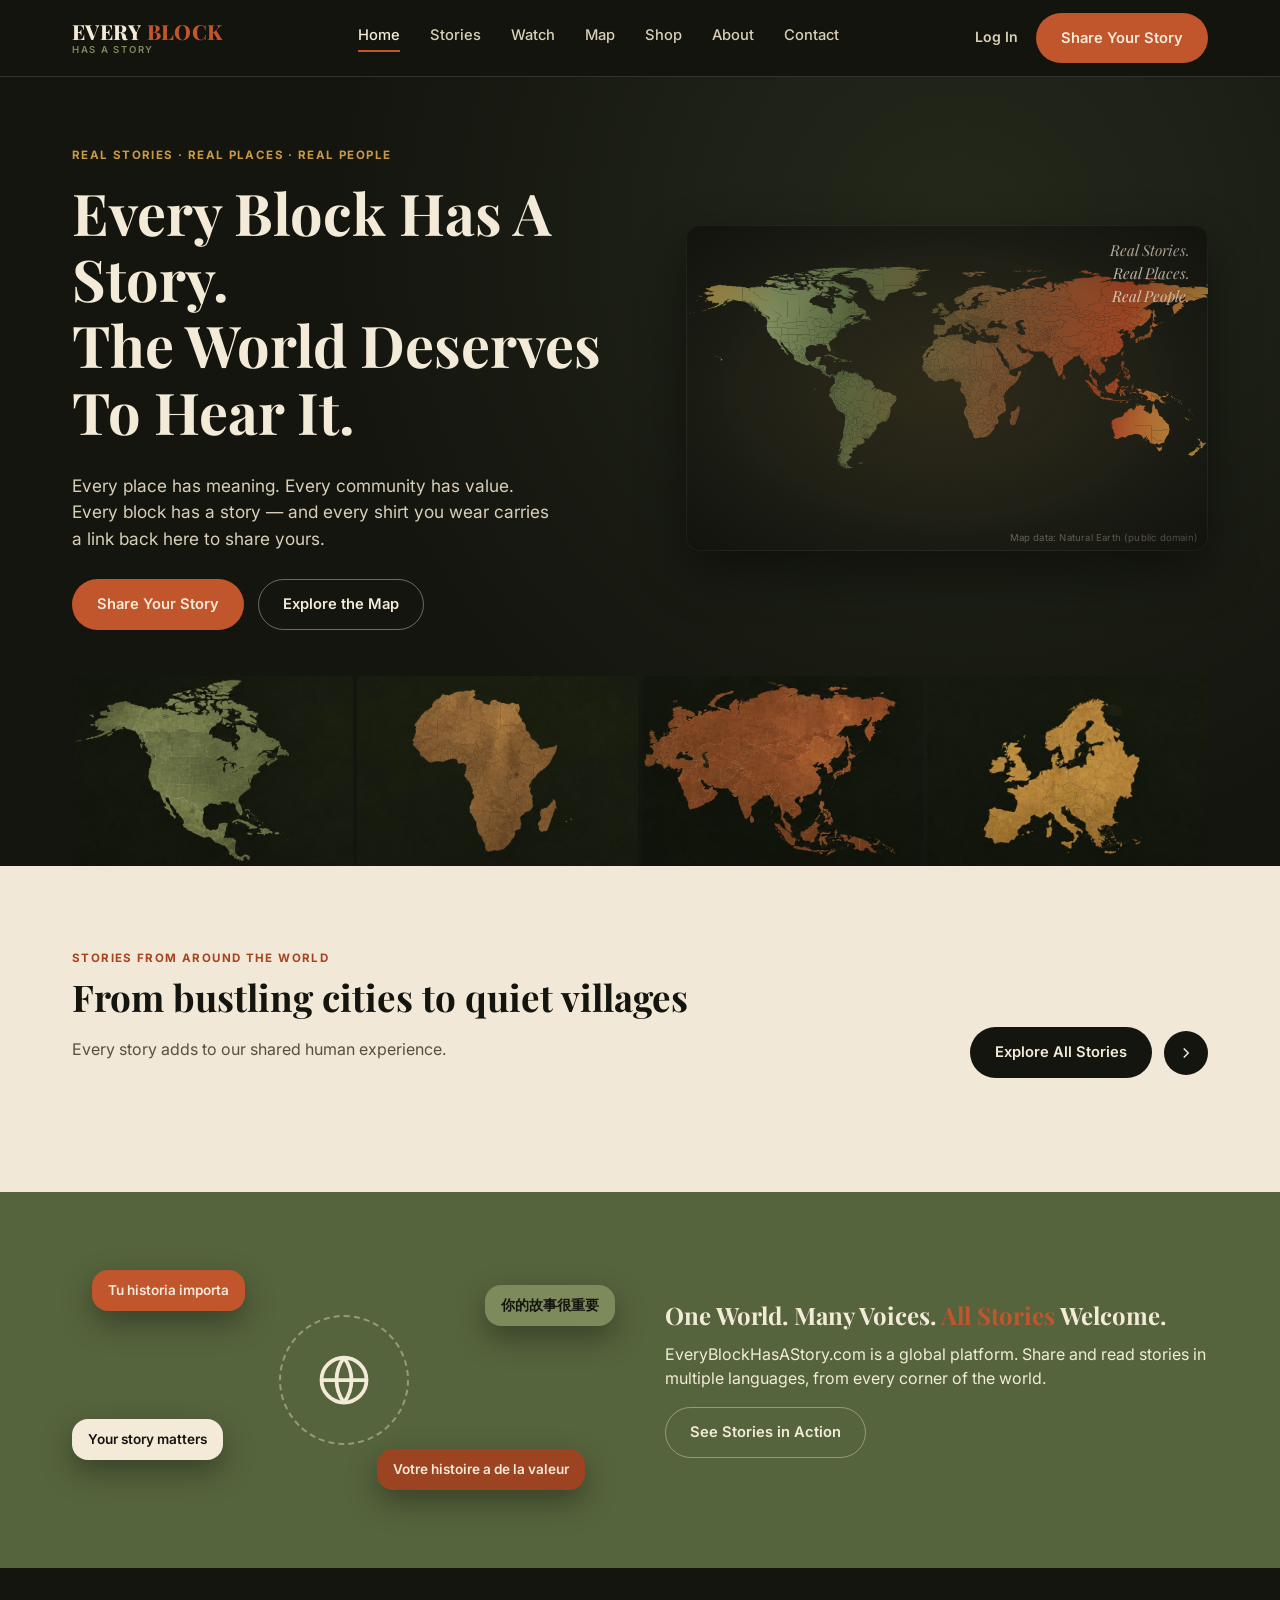
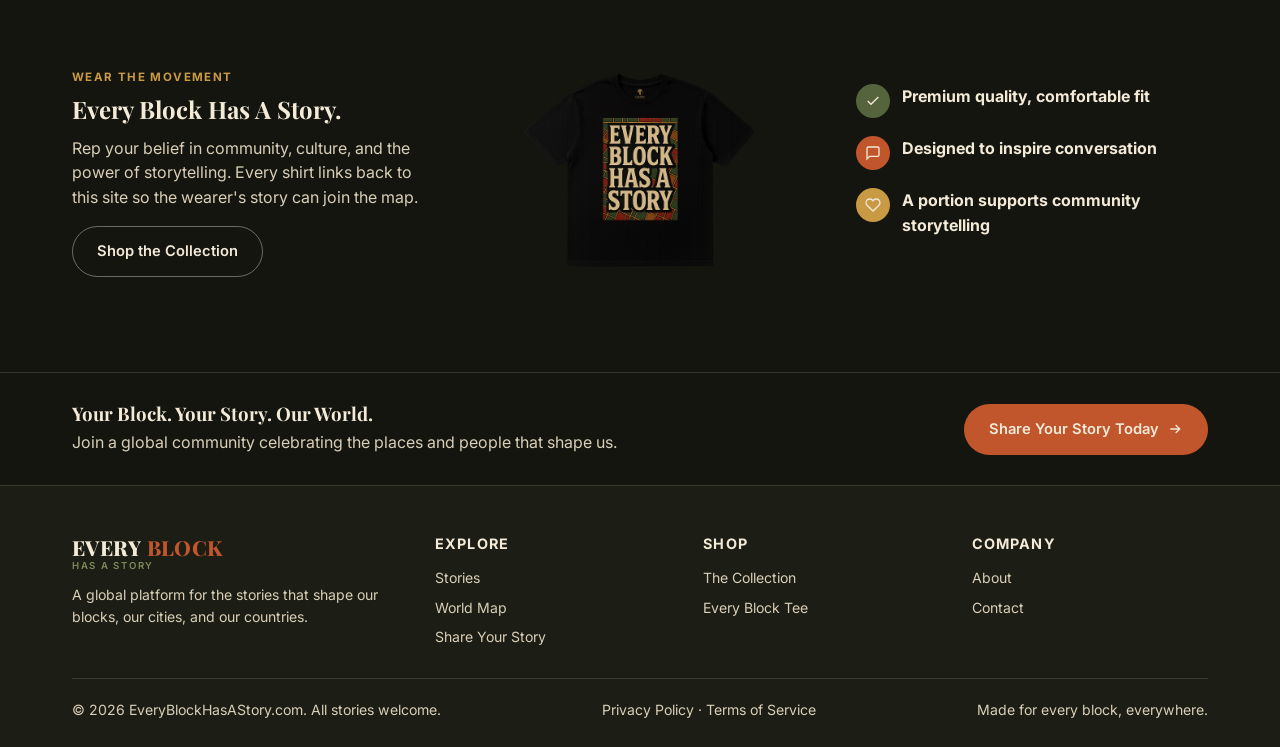
<file: index.html>
<!DOCTYPE html>
<html lang="en">
<head>
<meta charset="UTF-8">
<meta name="viewport" content="width=device-width, initial-scale=1.0">
<title>Every Block Has a Story — Real Stories, Real Places, Real People</title>
<meta name="description" content="Every neighborhood has a story worth telling. Wear the tee, scan the tag, and share yours — real stories from real blocks around the world.">
<meta property="og:type" content="website">
<meta property="og:site_name" content="Every Block Has a Story">
<meta property="og:title" content="Every Block Has a Story — Real Stories, Real Places, Real People">
<meta property="og:description" content="Every neighborhood has a story worth telling. Wear the tee, scan the tag, and share yours — real stories from real blocks around the world.">
<meta property="og:image" content="https://everblockhasastory2-vert.vercel.app/shirt-photo-ai.png">
<meta property="og:url" content="https://everblockhasastory2-vert.vercel.app/">
<meta name="twitter:card" content="summary_large_image">
<meta name="twitter:title" content="Every Block Has a Story — Real Stories, Real Places, Real People">
<meta name="twitter:description" content="Every neighborhood has a story worth telling. Wear the tee, scan the tag, and share yours — real stories from real blocks around the world.">
<meta name="twitter:image" content="https://everblockhasastory2-vert.vercel.app/shirt-photo-ai.png">
<link rel="preconnect" href="https://fonts.googleapis.com">
<link href="https://fonts.googleapis.com/css2?family=Playfair+Display:wght@700;800&family=Inter:wght@400;500;600;700&display=swap" rel="stylesheet">
<link rel="stylesheet" href="style.css">
</head>
<body>

<header class="site-header">
  <div class="container">
    <a href="index.html" class="logo">
      <span class="logo-main"><span>EVERY</span> <span>BLOCK</span></span>
      <span class="logo-tag">HAS A STORY</span>
    </a>
    <nav class="main-nav">
      <a href="index.html" class="active">Home</a>
      <a href="stories.html">Stories</a>
      <a href="feed.html">Watch</a>
      <a href="map.html">Map</a>
      <a href="shop.html">Shop</a>
      <a href="about.html">About</a>
      <a href="contact.html">Contact</a>
    </nav>
    <div class="header-actions">
      <a href="search.html" class="nav-search-link" aria-label="Search profiles" title="Search profiles">
        <svg width="20" height="20" viewBox="0 0 24 24" fill="none" stroke="currentColor" stroke-width="2"><circle cx="11" cy="11" r="7"/><path d="m21 21-4.3-4.3"/></svg>
      </a>
      <a href="account.html" class="nav-account-link" id="nav-account-link">Log In</a>
      <a href="share.html" class="btn btn-primary"><span class="long">Share Your Story</span><span class="short">Share</span></a>
      <button class="nav-toggle" aria-label="Toggle menu">
        <svg width="24" height="24" viewBox="0 0 24 24" fill="none" stroke="currentColor" stroke-width="2"><path d="M3 6h18M3 12h18M3 18h18"/></svg>
      </button>
    </div>
  </div>
</header>

<section class="hero">
  <div class="container">
    <div class="hero-grid">
      <div class="hero-copy">
        <span class="eyebrow">Real Stories · Real Places · Real People</span>
        <h1>Every Block Has A Story.<br>The World Deserves To Hear It.</h1>
        <p class="lead">Every place has meaning. Every community has value. Every block has a story — and every shirt you wear carries a link back here to share yours.</p>
        <div class="hero-actions">
          <a href="share.html" class="btn btn-primary">Share Your Story</a>
          <a href="map.html" class="btn btn-outline">Explore the Map</a>
        </div>
      </div>

      <div class="hero-map">
        <div class="worldmap-base"></div>
        <div class="hero-tagline">Real Stories.<br>Real Places.<br>Real People.</div>

        <span class="map-credit">Map data: Natural Earth (public domain)</span>
      </div>
    </div>

    <div class="hero-photo-strip">
      <img src="continent-north-america-v2.jpg" alt="Map of North America">
      <img src="continent-africa-new.jpg" alt="Map of Africa">
      <img src="continent-asia-new.jpg" alt="Map of Asia">
      <img src="continent-europe.jpg" alt="Map of Europe">
    </div>
  </div>
</section>

<section class="section section-light">
  <div class="container">
    <div class="section-head">
      <div>
        <span class="eyebrow" style="color:#a8431f;">Stories From Around The World</span>
        <h2 style="margin-top:8px;">From bustling cities to quiet villages</h2>
        <p>Every story adds to our shared human experience.</p>
      </div>
      <div style="display:flex; gap:12px; align-items:center;">
        <a href="stories.html" class="btn btn-dark">Explore All Stories</a>
        <button class="carousel-arrow" data-carousel-next aria-label="Next">
          <svg width="18" height="18" viewBox="0 0 24 24" fill="none" stroke="currentColor" stroke-width="2"><path d="M9 6l6 6-6 6"/></svg>
        </button>
      </div>
    </div>
    <div class="story-grid" data-story-grid data-scrollable data-limit="4"></div>
  </div>
</section>

<section class="section section-olive">
  <div class="container two-col" style="align-items:center;">
    <div>
      <div class="speech-cluster">
        <div class="globe-center">
          <svg width="60" height="60" viewBox="0 0 24 24" fill="none" stroke="var(--cream)" stroke-width="1.5"><circle cx="12" cy="12" r="9"/><path d="M3 12h18M12 3a15 15 0 0 1 0 18M12 3a15 15 0 0 0 0 18"/></svg>
        </div>
        <div class="bubble b1">Tu historia importa</div>
        <div class="bubble b2">你的故事很重要</div>
        <div class="bubble b3">Your story matters</div>
        <div class="bubble b4">Votre histoire a de la valeur</div>
      </div>
    </div>
    <div>
      <h2>One World. Many Voices. <span style="color:var(--orange);">All Stories</span> Welcome.</h2>
      <p>EveryBlockHasAStory.com is a global platform. Share and read stories in multiple languages, from every corner of the world.</p>
      <a href="map.html" class="btn btn-outline">See Stories in Action</a>
    </div>
  </div>
</section>

<section class="section section-dark">
  <div class="container shop-teaser">
    <div>
      <span class="eyebrow">Wear The Movement</span>
      <h2 style="margin-top:8px;">Every Block Has A Story.</h2>
      <p style="color:var(--cream-dim);">Rep your belief in community, culture, and the power of storytelling. Every shirt links back to this site so the wearer's story can join the map.</p>
      <a href="shop.html" class="btn btn-outline">Shop the Collection</a>
    </div>
    <div class="shirt-frame">
      <div class="shirt-photo-frame">
        <img class="shirt-photo" src="shirt-photo-ai.png" alt="Every Block Has A Story t-shirt, full front view with tartan design panel">
      </div>
    </div>
    <div>
      <div class="feature-row">
        <span class="feature-icon olive">
          <svg width="16" height="16" viewBox="0 0 24 24" fill="none" stroke="currentColor" stroke-width="2"><path d="M20 6L9 17l-5-5"/></svg>
        </span>
        <div><strong>Premium quality, comfortable fit</strong></div>
      </div>
      <div class="feature-row">
        <span class="feature-icon orange">
          <svg width="16" height="16" viewBox="0 0 24 24" fill="none" stroke="currentColor" stroke-width="2"><path d="M21 15a2 2 0 0 1-2 2H7l-4 4V5a2 2 0 0 1 2-2h14a2 2 0 0 1 2 2z"/></svg>
        </span>
        <div><strong>Designed to inspire conversation</strong></div>
      </div>
      <div class="feature-row">
        <span class="feature-icon gold">
          <svg width="16" height="16" viewBox="0 0 24 24" fill="none" stroke="currentColor" stroke-width="2"><path d="M20.8 4.6a5.5 5.5 0 0 0-7.8 0L12 5.6l-1-1a5.5 5.5 0 1 0-7.8 7.8l1 1L12 21l7.8-7.6 1-1a5.5 5.5 0 0 0 0-7.8z"/></svg>
        </span>
        <div><strong>A portion supports community storytelling</strong></div>
      </div>
    </div>
  </div>
</section>

<div class="footer-cta">
  <div class="container">
    <div>
      <h3 style="margin:0;">Your Block. Your Story. Our World.</h3>
      <p style="margin:6px 0 0; color:var(--cream-dim);">Join a global community celebrating the places and people that shape us.</p>
    </div>
    <a href="share.html" class="btn btn-primary">Share Your Story Today
      <svg width="16" height="16" viewBox="0 0 24 24" fill="none" stroke="currentColor" stroke-width="2"><path d="M5 12h14M13 6l6 6-6 6"/></svg>
    </a>
  </div>
</div>

<footer class="site-footer">
  <div class="container">
    <div class="footer-grid">
      <div>
        <div class="logo" style="margin-bottom:12px;">
          <span class="logo-main"><span>EVERY</span> <span>BLOCK</span></span>
          <span class="logo-tag">HAS A STORY</span>
        </div>
        <p>A global platform for the stories that shape our blocks, our cities, and our countries.</p>
      </div>
      <div>
        <h4>Explore</h4>
        <ul>
          <li><a href="stories.html">Stories</a></li>
          <li><a href="map.html">World Map</a></li>
          <li><a href="share.html">Share Your Story</a></li>
        </ul>
      </div>
      <div>
        <h4>Shop</h4>
        <ul>
          <li><a href="shop.html">The Collection</a></li>
          <li><a href="shop.html">Every Block Tee</a></li>
        </ul>
      </div>
      <div>
        <h4>Company</h4>
        <ul>
          <li><a href="about.html">About</a></li>
          <li><a href="contact.html">Contact</a></li>
        </ul>
      </div>
    </div>
    <div class="footer-bottom">
      <span>© 2026 EveryBlockHasAStory.com. All stories welcome.</span>
      <span><a href="privacy.html" style="color:inherit;">Privacy Policy</a> · <a href="terms.html" style="color:inherit;">Terms of Service</a></span>
      <span>Made for every block, everywhere.</span>
    </div>
  </div>
</footer>

<script src="script.js"></script>
</body>
</html>
</file>
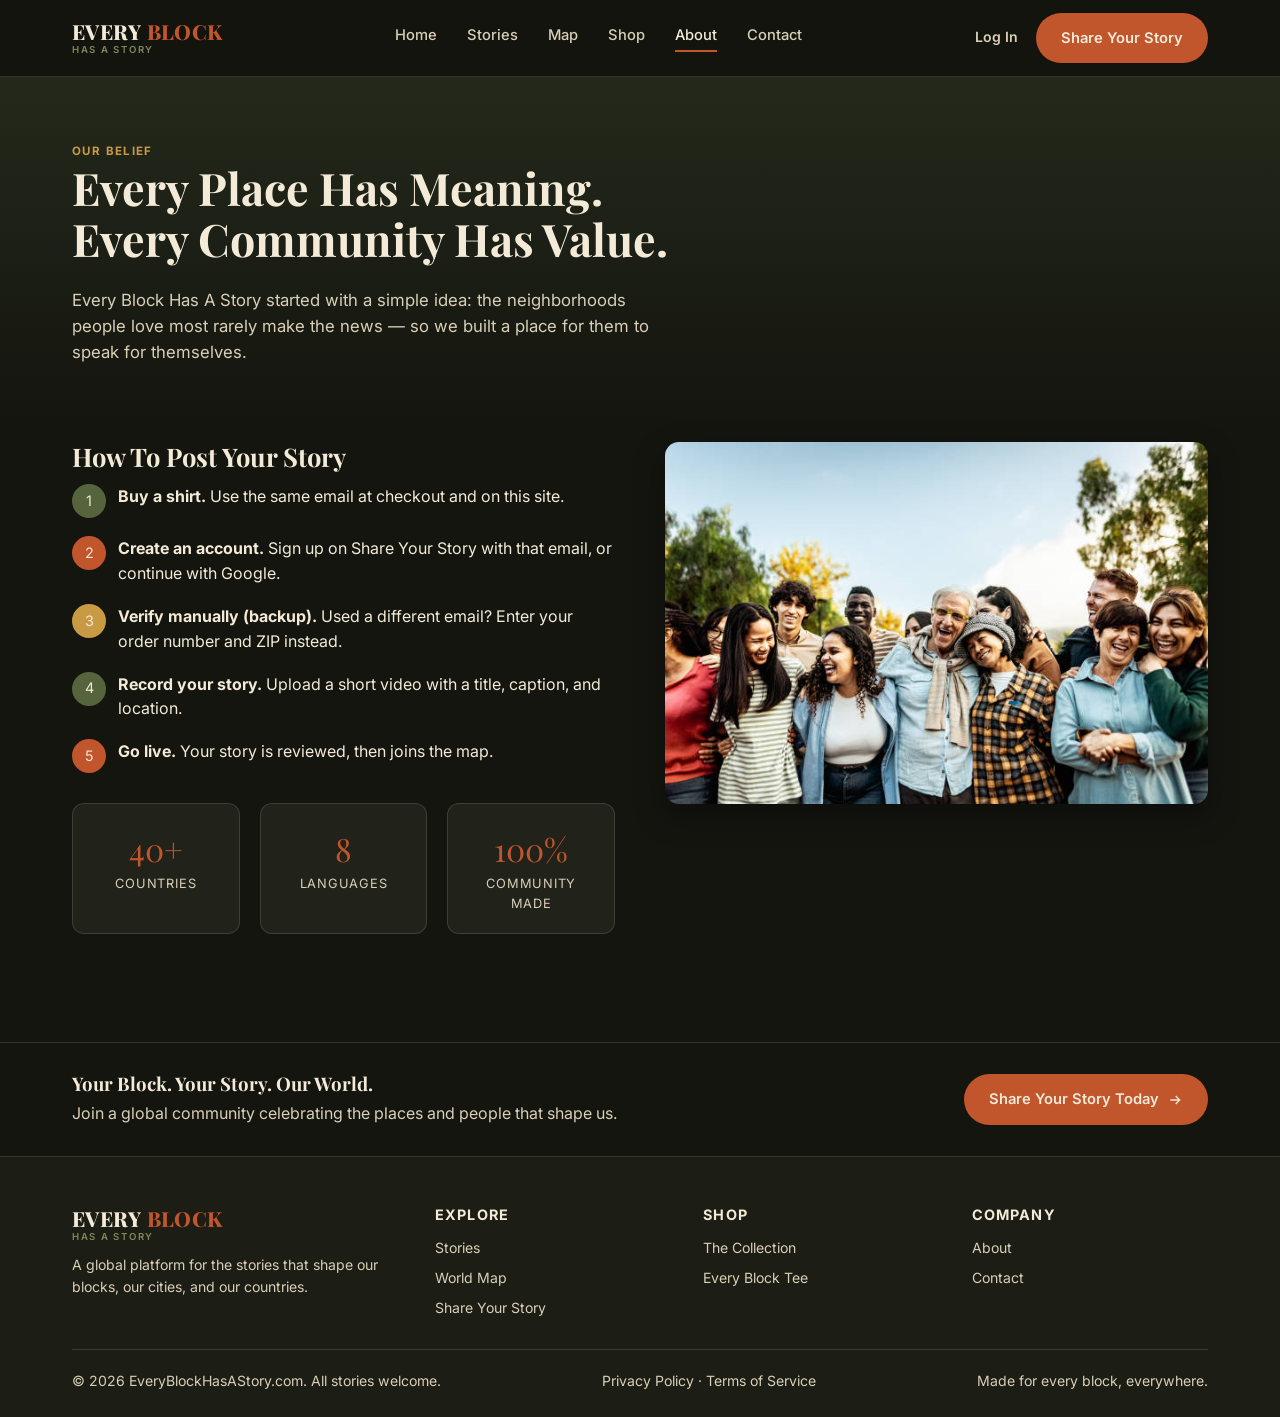
<file: about.html>
<!DOCTYPE html>
<html lang="en">
<head>
<meta charset="UTF-8">
<meta name="viewport" content="width=device-width, initial-scale=1.0">
<title>About — Every Block Has a Story</title>
<meta name="description" content="Learn about Every Block Has a Story and the movement behind it.">
<meta property="og:type" content="website">
<meta property="og:site_name" content="Every Block Has a Story">
<meta property="og:title" content="About — Every Block Has a Story">
<meta property="og:description" content="Learn about Every Block Has a Story and the movement behind it.">
<meta property="og:image" content="https://everblockhasastory2-vert.vercel.app/shirt-photo-ai.png">
<meta property="og:url" content="https://everblockhasastory2-vert.vercel.app/about.html">
<meta name="twitter:card" content="summary_large_image">
<meta name="twitter:title" content="About — Every Block Has a Story">
<meta name="twitter:description" content="Learn about Every Block Has a Story and the movement behind it.">
<meta name="twitter:image" content="https://everblockhasastory2-vert.vercel.app/shirt-photo-ai.png">
<link rel="preconnect" href="https://fonts.googleapis.com">
<link href="https://fonts.googleapis.com/css2?family=Playfair+Display:wght@700;800&family=Inter:wght@400;500;600;700&display=swap" rel="stylesheet">
<link rel="stylesheet" href="style.css">
</head>
<body>

<header class="site-header">
  <div class="container">
    <a href="index.html" class="logo">
      <span class="logo-main"><span>EVERY</span> <span>BLOCK</span></span>
      <span class="logo-tag">HAS A STORY</span>
    </a>
    <nav class="main-nav">
      <a href="index.html">Home</a>
      <a href="stories.html">Stories</a>
      <a href="map.html">Map</a>
      <a href="shop.html">Shop</a>
      <a href="about.html" class="active">About</a>
      <a href="contact.html">Contact</a>
    </nav>
    <div class="header-actions">
      <a href="search.html" class="nav-search-link" aria-label="Search profiles" title="Search profiles">
        <svg width="20" height="20" viewBox="0 0 24 24" fill="none" stroke="currentColor" stroke-width="2"><circle cx="11" cy="11" r="7"/><path d="m21 21-4.3-4.3"/></svg>
      </a>
      <a href="account.html" class="nav-account-link" id="nav-account-link">Log In</a>
      <a href="share.html" class="btn btn-primary"><span class="long">Share Your Story</span><span class="short">Share</span></a>
      <button class="nav-toggle" aria-label="Toggle menu">
        <svg width="24" height="24" viewBox="0 0 24 24" fill="none" stroke="currentColor" stroke-width="2"><path d="M3 6h18M3 12h18M3 18h18"/></svg>
      </button>
    </div>
  </div>
</header>

<section class="page-hero">
  <div class="container">
    <span class="eyebrow">Our Belief</span>
    <h1>Every Place Has Meaning.<br>Every Community Has Value.</h1>
    <p>Every Block Has A Story started with a simple idea: the neighborhoods people love most rarely make the news — so we built a place for them to speak for themselves.</p>
  </div>
</section>

<section class="section section-dark" style="padding-top:20px;">
  <div class="container two-col">
    <div>
      <h2 style="font-size:1.6rem;">How To Post Your Story</h2>
      <div class="feature-row">
        <span class="feature-icon olive">1</span>
        <div><strong>Buy a shirt.</strong> Use the same email at checkout and on this site.</div>
      </div>
      <div class="feature-row">
        <span class="feature-icon orange">2</span>
        <div><strong>Create an account.</strong> Sign up on Share Your Story with that email, or continue with Google.</div>
      </div>
      <div class="feature-row">
        <span class="feature-icon gold">3</span>
        <div><strong>Verify manually (backup).</strong> Used a different email? Enter your order number and ZIP instead.</div>
      </div>
      <div class="feature-row">
        <span class="feature-icon olive">4</span>
        <div><strong>Record your story.</strong> Upload a short video with a title, caption, and location.</div>
      </div>
      <div class="feature-row">
        <span class="feature-icon orange">5</span>
        <div><strong>Go live.</strong> Your story is reviewed, then joins the map.</div>
      </div>

      <div class="stat-row">
        <div class="stat-box"><div class="num">40+</div><div class="label">Countries</div></div>
        <div class="stat-box"><div class="num">8</div><div class="label">Languages</div></div>
        <div class="stat-box"><div class="num">100%</div><div class="label">Community Made</div></div>
      </div>
    </div>
    <div>
<img src="about-community.jpg" alt="Neighborhood street scene" style="border-radius:var(--radius); box-shadow:var(--shadow);">
    </div>
  </div>
</section>

<div class="footer-cta">
  <div class="container">
    <div>
      <h3 style="margin:0;">Your Block. Your Story. Our World.</h3>
      <p style="margin:6px 0 0; color:var(--cream-dim);">Join a global community celebrating the places and people that shape us.</p>
    </div>
    <a href="share.html" class="btn btn-primary">Share Your Story Today
      <svg width="16" height="16" viewBox="0 0 24 24" fill="none" stroke="currentColor" stroke-width="2"><path d="M5 12h14M13 6l6 6-6 6"/></svg>
    </a>
  </div>
</div>

<footer class="site-footer">
  <div class="container">
    <div class="footer-grid">
      <div>
        <div class="logo" style="margin-bottom:12px;">
          <span class="logo-main"><span>EVERY</span> <span>BLOCK</span></span>
          <span class="logo-tag">HAS A STORY</span>
        </div>
        <p>A global platform for the stories that shape our blocks, our cities, and our countries.</p>
      </div>
      <div>
        <h4>Explore</h4>
        <ul>
          <li><a href="stories.html">Stories</a></li>
          <li><a href="map.html">World Map</a></li>
          <li><a href="share.html">Share Your Story</a></li>
        </ul>
      </div>
      <div>
        <h4>Shop</h4>
        <ul>
          <li><a href="shop.html">The Collection</a></li>
          <li><a href="shop.html">Every Block Tee</a></li>
        </ul>
      </div>
      <div>
        <h4>Company</h4>
        <ul>
          <li><a href="about.html">About</a></li>
          <li><a href="contact.html">Contact</a></li>
        </ul>
      </div>
    </div>
    <div class="footer-bottom">
      <span>© 2026 EveryBlockHasAStory.com. All stories welcome.</span>
      <span><a href="privacy.html" style="color:inherit;">Privacy Policy</a> · <a href="terms.html" style="color:inherit;">Terms of Service</a></span>
      <span>Made for every block, everywhere.</span>
    </div>
  </div>
</footer>

<script src="script.js"></script>
</body>
</html>
</file>
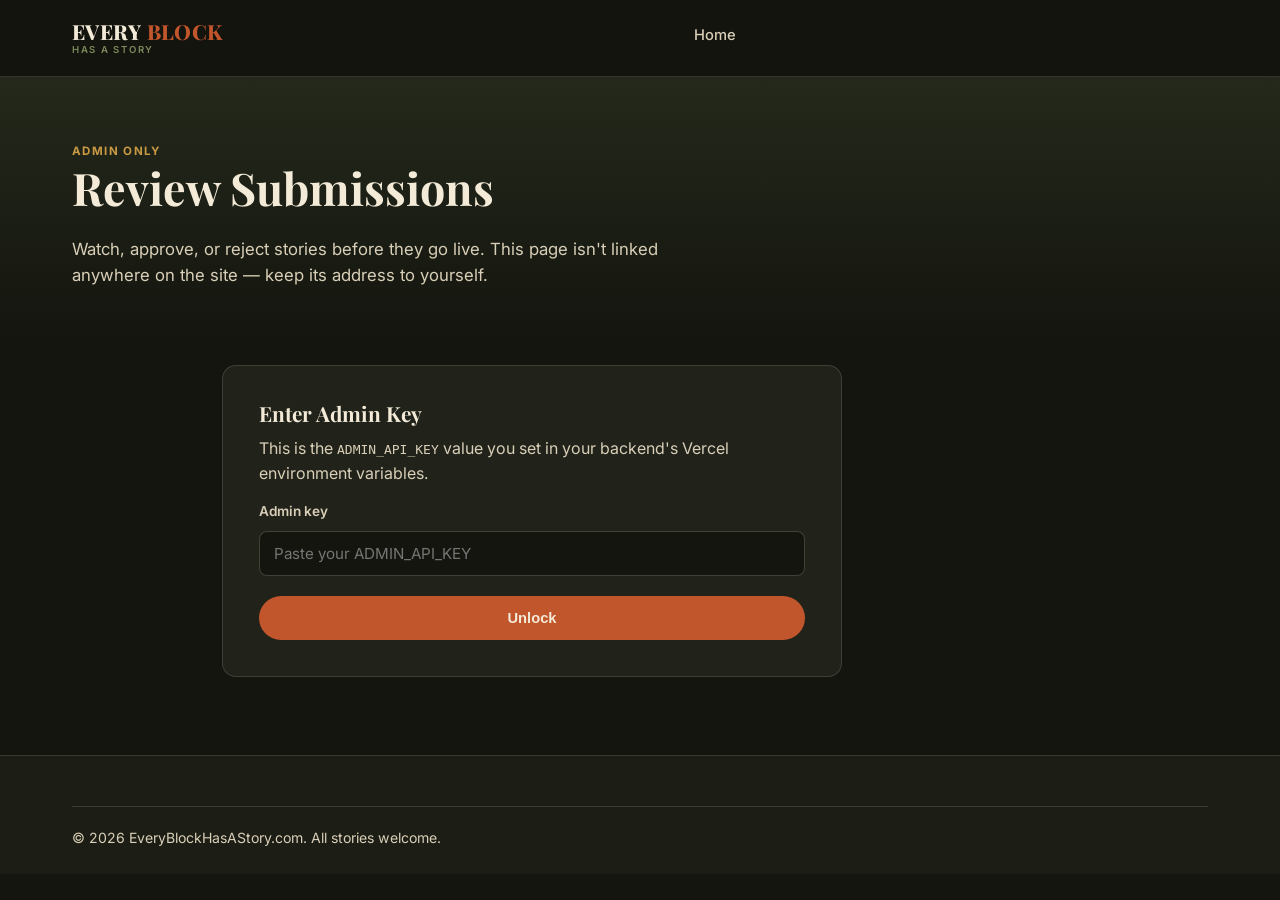
<file: admin.html>
<!DOCTYPE html>
<html lang="en">
<head>
<meta charset="UTF-8">
<meta name="viewport" content="width=device-width, initial-scale=1.0">
<meta name="robots" content="noindex, nofollow">
<title>Admin Review — Every Block Has a Story</title>
<link rel="preconnect" href="https://fonts.googleapis.com">
<link href="https://fonts.googleapis.com/css2?family=Playfair+Display:wght@700;800&family=Inter:wght@400;500;600;700&display=swap" rel="stylesheet">
<link rel="stylesheet" href="style.css">
</head>
<body>

<header class="site-header">
  <div class="container">
    <a href="index.html" class="logo">
      <span class="logo-main"><span>EVERY</span> <span>BLOCK</span></span>
      <span class="logo-tag">HAS A STORY</span>
    </a>
    <nav class="main-nav">
      <a href="index.html">Home</a>
    </nav>
    <div class="header-actions">
      <button class="nav-toggle" aria-label="Toggle menu">
        <svg width="24" height="24" viewBox="0 0 24 24" fill="none" stroke="currentColor" stroke-width="2"><path d="M3 6h18M3 12h18M3 18h18"/></svg>
      </button>
    </div>
  </div>
</header>

<section class="page-hero">
  <div class="container">
    <span class="eyebrow">Admin Only</span>
    <h1>Review Submissions</h1>
    <p>Watch, approve, or reject stories before they go live. This page isn't linked anywhere on the site — keep its address to yourself.</p>
  </div>
</section>

<section class="section section-dark" style="padding-top:20px;">
  <div class="container" style="max-width:900px;">

    <div id="admin-key-gate" class="form-card">
      <h2 style="margin-top:0; font-size:1.3rem;">Enter Admin Key</h2>
      <p style="color:var(--cream-dim);">This is the <code>ADMIN_API_KEY</code> value you set in your backend's Vercel environment variables.</p>
      <div class="field">
        <label for="admin-key-input">Admin key</label>
        <input type="password" id="admin-key-input" placeholder="Paste your ADMIN_API_KEY">
      </div>
      <button type="button" id="admin-key-submit" class="btn btn-primary btn-block">Unlock</button>
      <div id="admin-key-error" class="field-hint" style="color:var(--orange); display:none; margin-top:10px;"></div>
    </div>

    <div id="admin-panel" style="display:none;">
      <div style="display:flex; justify-content:space-between; align-items:center; flex-wrap:wrap; gap:12px; margin-bottom:20px;">
        <div class="filter-bar" style="margin:0;">
          <button class="chip active" data-status="pending">Pending</button>
          <button class="chip" data-status="approved">Approved</button>
          <button class="chip" data-status="rejected">Rejected</button>
          <button class="chip" data-status="all">All</button>
        </div>
        <button type="button" id="admin-refresh-btn" class="btn btn-outline" style="padding:8px 16px; font-size:0.85rem;">Refresh</button>
      </div>

      <div id="admin-list" style="display:flex; flex-direction:column; gap:24px;"></div>
      <p id="admin-empty" style="color:var(--cream-dim); display:none;"></p>

      <div style="margin-top:50px; padding-top:30px; border-top:1px solid var(--line);">
        <h2 style="font-size:1.3rem; margin-bottom:16px;">Banned IPs</h2>

        <div style="display:flex; gap:10px; flex-wrap:wrap; margin-bottom:20px;">
          <input type="text" id="ban-ip-input" placeholder="IP address to ban" style="flex:1; min-width:180px; padding:12px 14px; border-radius:8px; border:1px solid rgba(243,234,216,0.2); background:var(--ink); color:var(--cream); font-family:var(--sans); font-size:0.9rem;">
          <input type="text" id="ban-reason-input" placeholder="Reason (optional)" style="flex:1; min-width:180px; padding:12px 14px; border-radius:8px; border:1px solid rgba(243,234,216,0.2); background:var(--ink); color:var(--cream); font-family:var(--sans); font-size:0.9rem;">
          <button type="button" id="ban-ip-submit" class="btn btn-primary" style="padding:10px 20px; font-size:0.85rem;">Ban IP</button>
        </div>

        <div id="banned-ips-list" style="display:flex; flex-direction:column; gap:10px;"></div>
        <p id="banned-ips-empty" style="color:var(--cream-dim); display:none;">No banned IPs.</p>
      </div>

      <div style="margin-top:50px; padding-top:30px; border-top:1px solid var(--line);">
        <div style="display:flex; justify-content:space-between; align-items:center; flex-wrap:wrap; gap:12px; margin-bottom:16px;">
          <h2 style="font-size:1.3rem; margin:0;">Reports</h2>
          <div class="filter-bar" style="margin:0;">
            <button class="chip active" data-report-status="open">Open</button>
            <button class="chip" data-report-status="resolved">Resolved</button>
            <button class="chip" data-report-status="dismissed">Dismissed</button>
            <button class="chip" data-report-status="all">All</button>
          </div>
        </div>
        <div id="reports-list" style="display:flex; flex-direction:column; gap:12px;"></div>
        <p id="reports-empty" style="color:var(--cream-dim); display:none;">No reports here.</p>
      </div>
    </div>

  </div>
</section>

<footer class="site-footer">
  <div class="container">
    <div class="footer-bottom">
      <span>© 2026 EveryBlockHasAStory.com. All stories welcome.</span>
    </div>
  </div>
</footer>

<script src="script.js"></script>
<script>
(function () {
  const gate = document.getElementById("admin-key-gate");
  const panel = document.getElementById("admin-panel");
  const keyInput = document.getElementById("admin-key-input");
  const keySubmit = document.getElementById("admin-key-submit");
  const keyError = document.getElementById("admin-key-error");
  const listEl = document.getElementById("admin-list");
  const emptyEl = document.getElementById("admin-empty");
  const refreshBtn = document.getElementById("admin-refresh-btn");
  const chips = document.querySelectorAll(".chip[data-status]");
  const banIpInput = document.getElementById("ban-ip-input");
  const banReasonInput = document.getElementById("ban-reason-input");
  const banIpSubmit = document.getElementById("ban-ip-submit");
  const bannedListEl = document.getElementById("banned-ips-list");
  const bannedEmptyEl = document.getElementById("banned-ips-empty");
  const reportsListEl = document.getElementById("reports-list");
  const reportsEmptyEl = document.getElementById("reports-empty");
  const reportChips = document.querySelectorAll(".chip[data-report-status]");

  let adminKey = sessionStorage.getItem("ebs_admin_key") || "";
  let currentStatus = "pending";
  let currentReportStatus = "open";

  function showPanel() {
    gate.style.display = "none";
    panel.style.display = "block";
  }
  function showGate(message) {
    gate.style.display = "block";
    panel.style.display = "none";
    if (message) {
      keyError.textContent = message;
      keyError.style.display = "block";
    }
  }

  async function loadVideos() {
    listEl.innerHTML = "<p style='color:var(--cream-dim);'>Loading…</p>";
    emptyEl.style.display = "none";
    try {
      const res = await fetch(API_BASE + "/api/admin/videos?status=" + encodeURIComponent(currentStatus), {
        headers: { "x-admin-key": adminKey },
      });
      if (res.status === 401) {
        sessionStorage.removeItem("ebs_admin_key");
        showGate("That key was rejected. Double-check your ADMIN_API_KEY and try again.");
        return;
      }
      const data = await res.json();
      if (!res.ok) throw new Error(data.error || "Couldn't load submissions.");
      showPanel();
      renderVideos(data.videos || []);
      loadBannedIps();
      loadReports();
    } catch (err) {
      listEl.innerHTML = "";
      emptyEl.textContent = err.message || "Couldn't load submissions.";
      emptyEl.style.display = "block";
    }
  }

  function renderVideos(videos) {
    if (!videos.length) {
      listEl.innerHTML = "";
      emptyEl.textContent = "Nothing here.";
      emptyEl.style.display = "block";
      return;
    }
    emptyEl.style.display = "none";
    listEl.innerHTML = videos.map(adminVideoCardHTML).join("");
    wireActionButtons();
  }

  function adminVideoCardHTML(v) {
    let when = "";
    try { when = new Date(v.created_at).toLocaleString(); } catch (e) { when = ""; }
    const player = v.iframeUrl
      ? `<iframe src="${v.iframeUrl}" style="width:100%; height:100%; border:none;" allow="accelerometer; gyroscope; autoplay; encrypted-media; picture-in-picture;" allowfullscreen></iframe>`
      : `<div style="width:100%; height:100%; display:flex; align-items:center; justify-content:center; color:var(--cream-dim);">No video</div>`;
    return `
    <div class="form-card" style="display:grid; grid-template-columns:260px 1fr; gap:20px;">
      <div style="position:relative; aspect-ratio:4/5; border-radius:8px; overflow:hidden; background:#000;">
        ${player}
      </div>
      <div>
        <span class="story-loc" style="position:static; display:inline-flex;">${escapeHtml(v.location || "")}</span>
        <h3 style="margin:10px 0 4px;">${escapeHtml(v.title || "Untitled")}</h3>
        <div style="color:var(--cream-dim); font-size:0.85rem; margin-bottom:10px;">By ${escapeHtml(v.author || "Anonymous")} &middot; ${escapeHtml(when)} &middot; status: <strong>${escapeHtml(v.status)}</strong></div>
        ${v.ai_reason ? `<div style="color:var(--cream-dim); font-size:0.8rem; margin-bottom:10px; display:flex; gap:6px; align-items:flex-start;"><span>🤖</span><span>AI review: ${escapeHtml(v.ai_reason)}</span></div>` : ""}
        ${v.ip ? `<div style="color:var(--cream-dim); font-size:0.8rem; margin-bottom:10px;">IP: <code>${escapeHtml(v.ip)}</code></div>` : ""}
        <p style="color:var(--cream-dim); font-size:0.95rem; margin-bottom:16px;">${escapeHtml(v.caption || "")}</p>
        <div style="display:flex; gap:10px; flex-wrap:wrap;">
          <button type="button" class="btn btn-primary admin-action-btn" data-id="${escapeAttr(v.id)}" data-action="approved" style="padding:8px 18px; font-size:0.85rem;">Approve</button>
          <button type="button" class="btn btn-outline admin-action-btn" data-id="${escapeAttr(v.id)}" data-action="rejected" style="padding:8px 18px; font-size:0.85rem; border-color:var(--orange); color:var(--orange);">Reject</button>
          ${v.ip ? `<button type="button" class="btn btn-outline ban-video-ip-btn" data-ip="${escapeAttr(v.ip)}" style="padding:8px 18px; font-size:0.85rem; border-color:#8a2d2d; color:#e08a8a;">Ban This IP</button>` : ""}
        </div>
      </div>
    </div>`;
  }

  function wireActionButtons() {
    listEl.querySelectorAll(".admin-action-btn").forEach((btn) => {
      btn.addEventListener("click", async () => {
        const id = btn.getAttribute("data-id");
        const action = btn.getAttribute("data-action");
        btn.disabled = true;
        const original = btn.textContent;
        btn.textContent = action === "approved" ? "Approving…" : "Rejecting…";
        try {
          const res = await fetch(API_BASE + "/api/videos/" + encodeURIComponent(id) + "/approve", {
            method: "PATCH",
            headers: { "Content-Type": "application/json", "x-admin-key": adminKey },
            body: JSON.stringify({ status: action }),
          });
          const data = await res.json();
          if (!res.ok) throw new Error(data.error || "Couldn't update that video.");
          showToast(action === "approved" ? "Approved." : "Rejected.");
          await loadVideos();
        } catch (err) {
          showToast(err.message || "Couldn't update that video.");
          btn.disabled = false;
          btn.textContent = original;
        }
      });
    });

    listEl.querySelectorAll(".ban-video-ip-btn").forEach((btn) => {
      btn.addEventListener("click", async () => {
        const ip = btn.getAttribute("data-ip");
        if (!window.confirm(`Ban IP ${ip}? They'll be blocked from every part of the API — posting, commenting, logging in, everything.`)) return;
        await banIp(ip, "Banned from a submission in review");
      });
    });
  }

  async function banIp(ip, reason) {
    try {
      const res = await fetch(API_BASE + "/api/admin/banned-ips", {
        method: "POST",
        headers: { "Content-Type": "application/json", "x-admin-key": adminKey },
        body: JSON.stringify({ ip, reason: reason || null }),
      });
      const data = await res.json();
      if (!res.ok) throw new Error(data.error || "Couldn't ban that IP.");
      showToast(`Banned ${ip}.`);
      await loadBannedIps();
    } catch (err) {
      showToast(err.message || "Couldn't ban that IP.");
    }
  }

  async function loadBannedIps() {
    if (!bannedListEl) return;
    try {
      const res = await fetch(API_BASE + "/api/admin/banned-ips", {
        headers: { "x-admin-key": adminKey },
      });
      const data = await res.json();
      if (!res.ok) throw new Error(data.error || "Couldn't load banned IPs.");
      renderBannedIps(data.bannedIps || []);
    } catch (err) {
      // Non-fatal — the main review panel still works even if this fails.
    }
  }

  function renderBannedIps(bans) {
    if (!bans.length) {
      bannedListEl.innerHTML = "";
      bannedEmptyEl.style.display = "block";
      return;
    }
    bannedEmptyEl.style.display = "none";
    bannedListEl.innerHTML = bans.map(bannedIpRowHTML).join("");
    bannedListEl.querySelectorAll(".unban-btn").forEach((btn) => {
      btn.addEventListener("click", async () => {
        const id = btn.getAttribute("data-id");
        btn.disabled = true;
        btn.textContent = "Unbanning…";
        try {
          const res = await fetch(API_BASE + "/api/admin/banned-ips/" + encodeURIComponent(id), {
            method: "DELETE",
            headers: { "x-admin-key": adminKey },
          });
          const data = await res.json().catch(() => ({}));
          if (!res.ok) throw new Error(data.error || "Couldn't unban.");
          await loadBannedIps();
        } catch (err) {
          showToast(err.message || "Couldn't unban.");
          btn.disabled = false;
          btn.textContent = "Unban";
        }
      });
    });
  }

  function bannedIpRowHTML(b) {
    let when = "";
    try { when = new Date(b.created_at).toLocaleDateString(); } catch (e) { when = ""; }
    return `
    <div style="display:flex; align-items:center; justify-content:space-between; gap:12px; padding:10px 14px; background:var(--ink); border-radius:8px;">
      <div>
        <code>${escapeHtml(b.ip)}</code>
        <span style="color:var(--cream-dim); font-size:0.8rem; margin-left:10px;">${escapeHtml(b.reason || "No reason given")} &middot; ${escapeHtml(when)}</span>
      </div>
      <button type="button" class="btn btn-outline unban-btn" data-id="${escapeAttr(b.id)}" style="padding:6px 14px; font-size:0.8rem;">Unban</button>
    </div>`;
  }

  async function loadReports() {
    if (!reportsListEl) return;
    reportsListEl.innerHTML = "<p style='color:var(--cream-dim);'>Loading…</p>";
    reportsEmptyEl.style.display = "none";
    try {
      const res = await fetch(API_BASE + "/api/admin/reports?status=" + encodeURIComponent(currentReportStatus), {
        headers: { "x-admin-key": adminKey },
      });
      const data = await res.json();
      if (!res.ok) throw new Error(data.error || "Couldn't load reports.");
      renderReports(data.reports || []);
    } catch (err) {
      reportsListEl.innerHTML = "";
      reportsEmptyEl.textContent = err.message || "Couldn't load reports.";
      reportsEmptyEl.style.display = "block";
    }
  }

  function renderReports(reports) {
    if (!reports.length) {
      reportsListEl.innerHTML = "";
      reportsEmptyEl.textContent = "Nothing here.";
      reportsEmptyEl.style.display = "block";
      return;
    }
    reportsEmptyEl.style.display = "none";
    reportsListEl.innerHTML = reports.map(reportRowHTML).join("");
    wireReportButtons();
  }

  function reportRowHTML(r) {
    let when = "";
    try { when = new Date(r.created_at).toLocaleString(); } catch (e) { when = ""; }
    let viewLink = "";
    if (r.target_type === "video") {
      viewLink = `<a href="story.html?id=v_${encodeURIComponent(r.target_id)}" target="_blank" style="color:var(--orange); font-size:0.8rem;">View story →</a>`;
    } else if (r.target_type === "profile") {
      viewLink = `<a href="profile.html?id=${encodeURIComponent(r.target_id)}" target="_blank" style="color:var(--orange); font-size:0.8rem;">View profile →</a>`;
    }
    const reporterName = (r.reporter && r.reporter.name) || "Unknown";
    return `
    <div class="form-card" style="padding:16px 20px;">
      <div style="display:flex; justify-content:space-between; align-items:flex-start; gap:12px; flex-wrap:wrap;">
        <div>
          <span class="chip" style="display:inline-block; margin-bottom:6px; text-transform:capitalize;">${escapeHtml(r.target_type)}</span>
          <div style="color:var(--cream-dim); font-size:0.85rem; margin-bottom:4px;">${escapeHtml(r.target_snapshot || "(content no longer found)")}</div>
          <div style="font-weight:600; margin-bottom:4px;">Reason: ${escapeHtml(r.reason)}</div>
          ${r.details ? `<div style="color:var(--cream-dim); font-size:0.9rem; margin-bottom:4px;">${escapeHtml(r.details)}</div>` : ""}
          <div style="color:var(--cream-dim); font-size:0.8rem;">Reported by ${escapeHtml(reporterName)} &middot; ${escapeHtml(when)} &middot; status: <strong>${escapeHtml(r.status)}</strong></div>
          ${viewLink}
        </div>
        <div style="display:flex; gap:8px; flex-wrap:wrap;">
          ${r.status !== "resolved" ? `<button type="button" class="btn btn-primary report-status-btn" data-id="${escapeAttr(r.id)}" data-status="resolved" style="padding:6px 14px; font-size:0.8rem;">Resolve</button>` : ""}
          ${r.status !== "dismissed" ? `<button type="button" class="btn btn-outline report-status-btn" data-id="${escapeAttr(r.id)}" data-status="dismissed" style="padding:6px 14px; font-size:0.8rem;">Dismiss</button>` : ""}
          ${r.status !== "open" ? `<button type="button" class="btn btn-outline report-status-btn" data-id="${escapeAttr(r.id)}" data-status="open" style="padding:6px 14px; font-size:0.8rem;">Reopen</button>` : ""}
        </div>
      </div>
    </div>`;
  }

  function wireReportButtons() {
    reportsListEl.querySelectorAll(".report-status-btn").forEach((btn) => {
      btn.addEventListener("click", async () => {
        const id = btn.getAttribute("data-id");
        const status = btn.getAttribute("data-status");
        btn.disabled = true;
        try {
          const res = await fetch(API_BASE + "/api/admin/reports/" + encodeURIComponent(id), {
            method: "PATCH",
            headers: { "Content-Type": "application/json", "x-admin-key": adminKey },
            body: JSON.stringify({ status }),
          });
          const data = await res.json();
          if (!res.ok) throw new Error(data.error || "Couldn't update report.");
          showToast("Report updated.");
          await loadReports();
        } catch (err) {
          showToast(err.message || "Couldn't update report.");
          btn.disabled = false;
        }
      });
    });
  }

  reportChips.forEach((chip) => {
    chip.addEventListener("click", () => {
      reportChips.forEach((c) => c.classList.remove("active"));
      chip.classList.add("active");
      currentReportStatus = chip.getAttribute("data-report-status");
      loadReports();
    });
  });

  keySubmit.addEventListener("click", () => {
    const val = (keyInput.value || "").trim();
    if (!val) { showToast("Enter your admin key."); return; }
    adminKey = val;
    sessionStorage.setItem("ebs_admin_key", val);
    keyError.style.display = "none";
    loadVideos();
  });
  keyInput.addEventListener("keydown", (e) => { if (e.key === "Enter") keySubmit.click(); });

  chips.forEach((chip) => {
    chip.addEventListener("click", () => {
      chips.forEach((c) => c.classList.remove("active"));
      chip.classList.add("active");
      currentStatus = chip.getAttribute("data-status");
      loadVideos();
    });
  });

  if (refreshBtn) refreshBtn.addEventListener("click", loadVideos);

  if (banIpSubmit) {
    banIpSubmit.addEventListener("click", async () => {
      const ip = (banIpInput.value || "").trim();
      if (!ip) { showToast("Enter an IP address to ban."); return; }
      const reason = (banReasonInput.value || "").trim();
      await banIp(ip, reason);
      banIpInput.value = "";
      banReasonInput.value = "";
    });
  }

  if (adminKey) {
    loadVideos();
  } else {
    showGate();
  }
})();
</script>
</body>
</html>
</file>
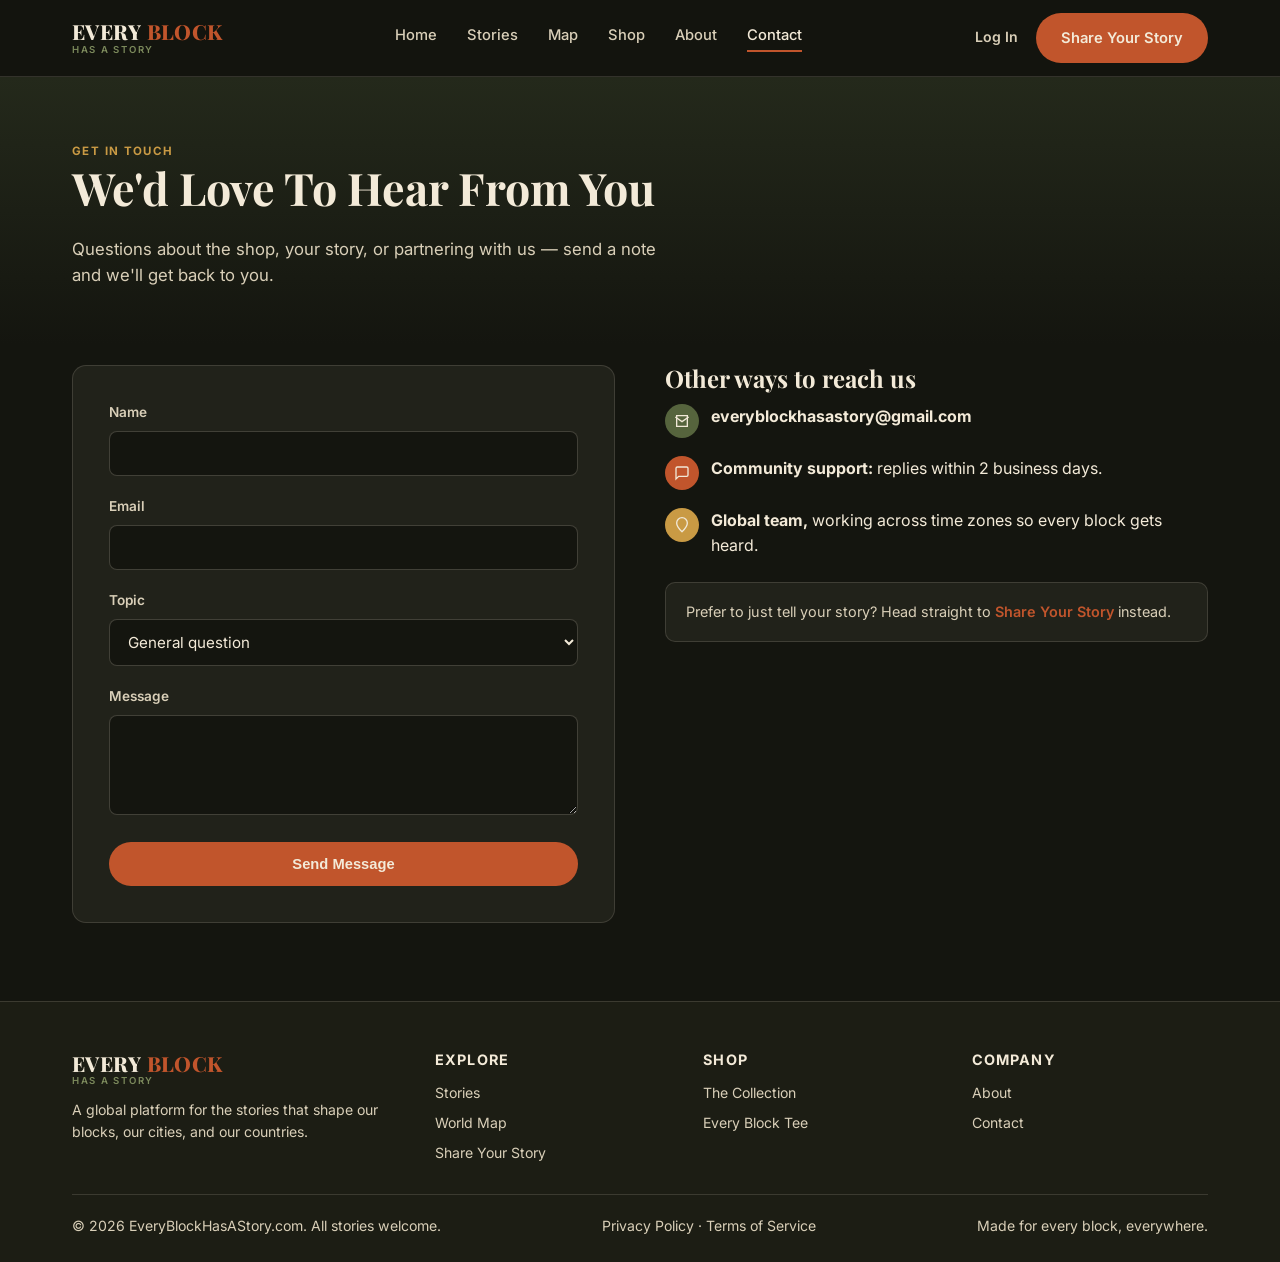
<file: contact.html>
<!DOCTYPE html>
<html lang="en">
<head>
<meta charset="UTF-8">
<meta name="viewport" content="width=device-width, initial-scale=1.0">
<title>Contact — Every Block Has a Story</title>
<meta name="description" content="Get in touch with the Every Block Has a Story team.">
<meta property="og:type" content="website">
<meta property="og:site_name" content="Every Block Has a Story">
<meta property="og:title" content="Contact — Every Block Has a Story">
<meta property="og:description" content="Get in touch with the Every Block Has a Story team.">
<meta property="og:image" content="https://everblockhasastory2-vert.vercel.app/shirt-photo-ai.png">
<meta property="og:url" content="https://everblockhasastory2-vert.vercel.app/contact.html">
<meta name="twitter:card" content="summary_large_image">
<meta name="twitter:title" content="Contact — Every Block Has a Story">
<meta name="twitter:description" content="Get in touch with the Every Block Has a Story team.">
<meta name="twitter:image" content="https://everblockhasastory2-vert.vercel.app/shirt-photo-ai.png">
<link rel="preconnect" href="https://fonts.googleapis.com">
<link href="https://fonts.googleapis.com/css2?family=Playfair+Display:wght@700;800&family=Inter:wght@400;500;600;700&display=swap" rel="stylesheet">
<link rel="stylesheet" href="style.css">
</head>
<body>

<header class="site-header">
  <div class="container">
    <a href="index.html" class="logo">
      <span class="logo-main"><span>EVERY</span> <span>BLOCK</span></span>
      <span class="logo-tag">HAS A STORY</span>
    </a>
    <nav class="main-nav">
      <a href="index.html">Home</a>
      <a href="stories.html">Stories</a>
      <a href="map.html">Map</a>
      <a href="shop.html">Shop</a>
      <a href="about.html">About</a>
      <a href="contact.html" class="active">Contact</a>
    </nav>
    <div class="header-actions">
      <a href="search.html" class="nav-search-link" aria-label="Search profiles" title="Search profiles">
        <svg width="20" height="20" viewBox="0 0 24 24" fill="none" stroke="currentColor" stroke-width="2"><circle cx="11" cy="11" r="7"/><path d="m21 21-4.3-4.3"/></svg>
      </a>
      <a href="account.html" class="nav-account-link" id="nav-account-link">Log In</a>
      <a href="share.html" class="btn btn-primary"><span class="long">Share Your Story</span><span class="short">Share</span></a>
      <button class="nav-toggle" aria-label="Toggle menu">
        <svg width="24" height="24" viewBox="0 0 24 24" fill="none" stroke="currentColor" stroke-width="2"><path d="M3 6h18M3 12h18M3 18h18"/></svg>
      </button>
    </div>
  </div>
</header>

<section class="page-hero">
  <div class="container">
    <span class="eyebrow">Get In Touch</span>
    <h1>We'd Love To Hear From You</h1>
    <p>Questions about the shop, your story, or partnering with us — send a note and we'll get back to you.</p>
  </div>
</section>

<section class="section section-dark" style="padding-top:20px;">
  <div class="container two-col">
    <form class="form-card" id="contact-form">
      <div class="field">
        <label for="c-name">Name</label>
        <input type="text" id="c-name" required>
      </div>
      <div class="field">
        <label for="c-email">Email</label>
        <input type="email" id="c-email" required>
      </div>
      <div class="field">
        <label for="c-topic">Topic</label>
        <select id="c-topic">
          <option>General question</option>
          <option>Order / shipping</option>
          <option>Story submission help</option>
          <option>Press & partnerships</option>
        </select>
      </div>
      <div class="field">
        <label for="c-message">Message</label>
        <textarea id="c-message" required></textarea>
      </div>
      <button type="submit" class="btn btn-primary btn-block" id="contact-submit-btn">Send Message</button>
    </form>

    <div>
      <h2 style="font-size:1.5rem;">Other ways to reach us</h2>
      <div class="feature-row">
        <span class="feature-icon olive">
          <svg width="16" height="16" viewBox="0 0 24 24" fill="none" stroke="currentColor" stroke-width="2"><path d="M4 4h16v16H4z"/><path d="M22 6l-10 7L2 6"/></svg>
        </span>
        <div><strong>everyblockhasastory@gmail.com</strong></div>
      </div>
      <div class="feature-row">
        <span class="feature-icon orange">
          <svg width="16" height="16" viewBox="0 0 24 24" fill="none" stroke="currentColor" stroke-width="2"><path d="M21 15a2 2 0 0 1-2 2H7l-4 4V5a2 2 0 0 1 2-2h14a2 2 0 0 1 2 2z"/></svg>
        </span>
        <div><strong>Community support:</strong> replies within 2 business days.</div>
      </div>
      <div class="feature-row">
        <span class="feature-icon gold">
          <svg width="16" height="16" viewBox="0 0 24 24" fill="none" stroke="currentColor" stroke-width="2"><path d="M12 22s8-7.4 8-13a8 8 0 1 0-16 0c0 5.6 8 13 8 13z"/></svg>
        </span>
        <div><strong>Global team,</strong> working across time zones so every block gets heard.</div>
      </div>
      <div class="info-box">
        Prefer to just tell your story? Head straight to <a href="share.html" style="color:var(--orange); font-weight:600;">Share Your Story</a> instead.
      </div>
    </div>
  </div>
</section>

<footer class="site-footer">
  <div class="container">
    <div class="footer-grid">
      <div>
        <div class="logo" style="margin-bottom:12px;">
          <span class="logo-main"><span>EVERY</span> <span>BLOCK</span></span>
          <span class="logo-tag">HAS A STORY</span>
        </div>
        <p>A global platform for the stories that shape our blocks, our cities, and our countries.</p>
      </div>
      <div>
        <h4>Explore</h4>
        <ul>
          <li><a href="stories.html">Stories</a></li>
          <li><a href="map.html">World Map</a></li>
          <li><a href="share.html">Share Your Story</a></li>
        </ul>
      </div>
      <div>
        <h4>Shop</h4>
        <ul>
          <li><a href="shop.html">The Collection</a></li>
          <li><a href="shop.html">Every Block Tee</a></li>
        </ul>
      </div>
      <div>
        <h4>Company</h4>
        <ul>
          <li><a href="about.html">About</a></li>
          <li><a href="contact.html">Contact</a></li>
        </ul>
      </div>
    </div>
    <div class="footer-bottom">
      <span>© 2026 EveryBlockHasAStory.com. All stories welcome.</span>
      <span><a href="privacy.html" style="color:inherit;">Privacy Policy</a> · <a href="terms.html" style="color:inherit;">Terms of Service</a></span>
      <span>Made for every block, everywhere.</span>
    </div>
  </div>
</footer>

<script src="script.js"></script>
</body>
</html>
</file>
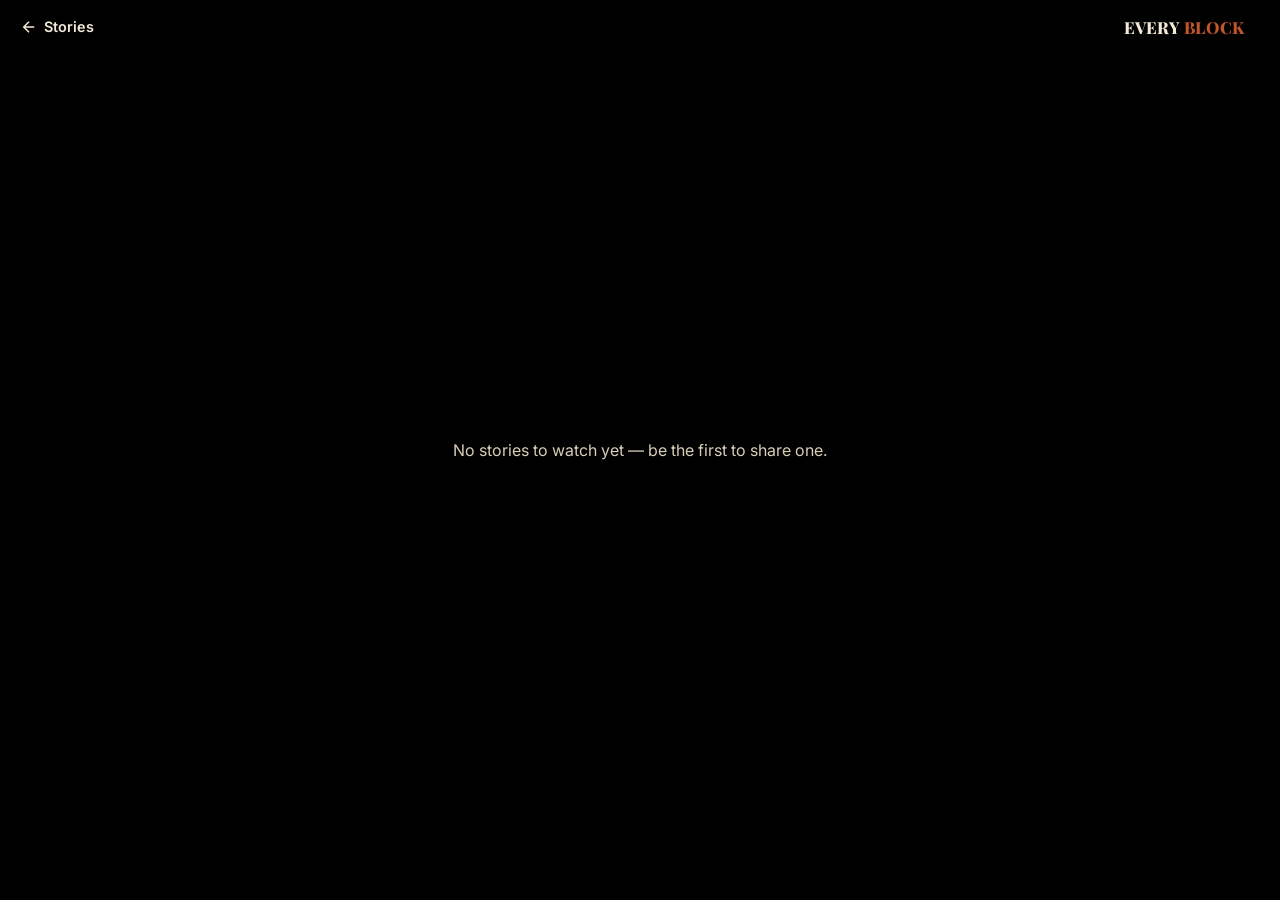
<file: feed.html>
<!DOCTYPE html>
<html lang="en">
<head>
<meta charset="UTF-8">
<meta name="viewport" content="width=device-width, initial-scale=1.0">
<title>Watch — Every Block Has a Story</title>
<meta name="description" content="Watch short stories from blocks around the world, one swipe at a time.">
<meta property="og:type" content="website">
<meta property="og:site_name" content="Every Block Has a Story">
<meta property="og:title" content="Watch — Every Block Has a Story">
<meta property="og:description" content="Watch short stories from blocks around the world, one swipe at a time.">
<meta property="og:image" content="https://everblockhasastory2-vert.vercel.app/shirt-photo-ai.png">
<meta property="og:url" content="https://everblockhasastory2-vert.vercel.app/feed.html">
<meta name="twitter:card" content="summary_large_image">
<meta name="twitter:title" content="Watch — Every Block Has a Story">
<meta name="twitter:description" content="Watch short stories from blocks around the world, one swipe at a time.">
<meta name="twitter:image" content="https://everblockhasastory2-vert.vercel.app/shirt-photo-ai.png">
<link rel="preconnect" href="https://fonts.googleapis.com">
<link href="https://fonts.googleapis.com/css2?family=Playfair+Display:wght@700;800&family=Inter:wght@400;500;600;700&display=swap" rel="stylesheet">
<link rel="stylesheet" href="style.css">
<style>
  html, body.feed-body { height: 100%; overflow: hidden; background: #000; }
  .feed-header {
    position: fixed; top: 0; left: 0; right: 0; z-index: 50;
    display: flex; align-items: center; justify-content: space-between;
    padding: 16px 20px;
    background: linear-gradient(to bottom, rgba(0,0,0,0.6), transparent);
  }
  .feed-back {
    color: var(--cream); display: flex; align-items: center; gap: 6px;
    font-weight: 600; text-decoration: none; font-size: 0.9rem;
  }
  .feed-scroll {
    height: 100vh; width: 100%;
    overflow-y: scroll;
    scroll-snap-type: y mandatory;
    scroll-behavior: smooth;
    background: #000;
  }
  .feed-slide {
    position: relative;
    height: 100vh; width: 100%;
    scroll-snap-align: start;
    scroll-snap-stop: always;
    background: #000;
    overflow: hidden;
  }
  .feed-video-wrap {
    position: absolute; top: 50%; left: 50%; transform: translate(-50%, -50%);
    width: 100vw; height: 100vh;
    max-width: calc(100vh * 9 / 16);
    max-height: calc(100vw * 16 / 9);
    aspect-ratio: 9 / 16;
    background: #000;
  }
  /* Phones keep the tall TikTok-style 9:16 frame above. On tablets/desktops
     there's plenty of horizontal room, so flip the frame to a wide 16:9
     landscape box instead of a narrow vertical strip with huge black bars
     down the sides. */
  @media (min-width: 820px) {
    .feed-video-wrap {
      max-width: calc(100vh * 16 / 9);
      max-height: calc(100vw * 9 / 16);
      aspect-ratio: 16 / 9;
    }
  }
  .feed-slide iframe {
    position: absolute; inset: 0; width: 100%; height: 100%; border: none;
    z-index: 1;
  }
  .feed-fallback {
    position: absolute; inset: 0;
    background-size: cover; background-position: center;
  }
  .feed-gradient {
    position: absolute; left: 0; right: 0; bottom: 0; height: 45%;
    pointer-events: none;
  }
  .feed-info {
    position: absolute; left: 18px; right: 88px; bottom: 28px; color: var(--cream); z-index: 2;
    text-shadow: 0 1px 4px rgba(0,0,0,0.85), 0 1px 12px rgba(0,0,0,0.6);
  }
  .feed-info .feed-author {
    color: var(--cream); text-decoration: none; display: flex; align-items: center; gap: 8px;
    font-weight: 700; margin-bottom: 10px; font-size: 0.95rem;
  }
  .feed-info .feed-title { font-size: 1.05rem; font-weight: 700; margin-bottom: 4px; }
  .feed-info .feed-caption { font-size: 0.9rem; color: rgba(243,234,216,0.85); line-height: 1.4; }
  .feed-info .feed-loc { font-size: 0.8rem; color: rgba(243,234,216,0.7); margin-top: 8px; display: flex; align-items: center; gap: 4px; }
  .feed-actions {
    position: absolute; right: 14px; bottom: 28px; z-index: 2;
    display: flex; flex-direction: column; align-items: center; gap: 22px;
  }
  .feed-action-btn {
    background: none; border: none; color: var(--cream); display: flex; flex-direction: column;
    align-items: center; gap: 4px; cursor: pointer; font-size: 0.72rem; font-family: var(--sans);
    text-decoration: none; padding: 0;
  }
  .feed-action-icon {
    width: 46px; height: 46px; border-radius: 50%; background: rgba(20,21,15,0.55);
    display: flex; align-items: center; justify-content: center;
  }
  .feed-action-btn.engagement-active .feed-action-icon { background: var(--orange); }
  .feed-empty, .feed-loading {
    position: fixed; inset: 0; display: flex; align-items: center; justify-content: center;
    color: var(--cream-dim); background: #000; z-index: 10; text-align: center; padding: 20px;
  }
  .feed-comments-overlay {
    position: fixed; inset: 0; z-index: 60;
    background: rgba(0,0,0,0.6);
    display: none; align-items: flex-end; justify-content: center;
  }
  .feed-comments-sheet {
    background: var(--panel); width: 100%; max-width: 480px;
    max-height: 72vh; border-radius: 18px 18px 0 0;
    padding: 18px 20px 20px; box-sizing: border-box;
    display: flex; flex-direction: column; overflow: hidden;
  }
  .feed-comments-header {
    display: flex; align-items: center; justify-content: space-between;
    margin-bottom: 14px; flex-shrink: 0;
  }
  .feed-comments-header h3 { margin: 0; font-size: 1.1rem; color: var(--cream); }
  .feed-comments-header button {
    background: none; border: none; color: var(--cream-dim); font-size: 1.3rem;
    cursor: pointer; line-height: 1; padding: 4px;
  }
  .feed-comments-list {
    overflow-y: auto; flex: 1; display: flex; flex-direction: column; gap: 14px;
    margin-bottom: 14px;
  }
  .feed-comment-form {
    display: flex; gap: 10px; align-items: center; flex-shrink: 0;
  }
  .feed-comment-form input {
    flex: 1; background: var(--ink-soft); border: 1px solid var(--line);
    border-radius: 20px; padding: 10px 16px; color: var(--cream); font-size: 0.9rem;
  }
  .feed-comment-form input:focus { outline: none; border-color: var(--orange); }
</style>
</head>
<body class="feed-body">

<div class="feed-header">
  <a href="stories.html" class="feed-back">
    <svg width="18" height="18" viewBox="0 0 24 24" fill="none" stroke="currentColor" stroke-width="2"><path d="M19 12H5M12 19l-7-7 7-7"/></svg>
    Stories
  </a>
  <a href="index.html" class="logo" style="transform: scale(0.8);">
    <span class="logo-main"><span>EVERY</span> <span>BLOCK</span></span>
  </a>
</div>

<div id="feed-loading" class="feed-loading">Loading stories…</div>
<div id="feed-empty" class="feed-empty" style="display:none;">No stories to watch yet — be the first to share one.</div>
<div id="feed-scroll" class="feed-scroll" style="display:none;"></div>

<div id="feed-comments-overlay" class="feed-comments-overlay">
  <div class="feed-comments-sheet">
    <div class="feed-comments-header">
      <h3>Comments</h3>
      <button type="button" id="feed-comments-close" aria-label="Close">&times;</button>
    </div>
    <div id="feed-comments-list" class="feed-comments-list"></div>
    <p id="feed-comments-empty" style="display:none; color:var(--cream-dim); text-align:center; padding:10px 0;">No comments yet — be the first to say something.</p>
    <div id="feed-comment-form-logged-in" class="feed-comment-form" style="display:none;">
      <input type="text" id="feed-comment-input" placeholder="Add a comment…" maxlength="500">
      <button type="button" id="feed-comment-submit-btn" class="btn btn-primary" style="padding:8px 18px; font-size:0.85rem;">Post</button>
    </div>
    <p id="feed-comment-form-logged-out" style="display:none; color:var(--cream-dim); font-size:0.85rem; text-align:center;">
      <a href="account.html" style="color:var(--orange);">Log in</a> to leave a comment.
    </p>
  </div>
</div>

<script src="script.js"></script>
<script>
  (async function () {
    const params = new URLSearchParams(window.location.search);
    const startId = params.get("id");
    const scrollEl = document.getElementById("feed-scroll");
    const loadingEl = document.getElementById("feed-loading");
    const emptyEl = document.getElementById("feed-empty");

    let videos = [];
    try {
      const res = await apiFetch("/api/videos");
      const data = await res.json();
      if (!res.ok) throw new Error("bad status");
      videos = (data.videos || []).map(videoToStoryShape).filter((v) => v.videoUrl);
    } catch (e) {
      videos = [];
    }

    loadingEl.style.display = "none";

    if (!videos.length) {
      emptyEl.style.display = "flex";
      return;
    }

    // If deep-linked to a specific story (e.g. from a share link), start there.
    if (startId) {
      const idx = videos.findIndex((v) => v.id === startId || v.id === "v_" + startId);
      if (idx > 0) {
        const [chosen] = videos.splice(idx, 1);
        videos.unshift(chosen);
      }
    }

    scrollEl.innerHTML = videos.map(feedSlideHTML).join("");
    scrollEl.style.display = "block";

    initFeedPlayback(scrollEl);
    initFeedActions(scrollEl, videos);
    initFeedComments(scrollEl);

    // Up/down arrow keys move one slide at a time — handy on desktop where
    // there's no swipe gesture.
    document.addEventListener("keydown", (e) => {
      if (e.key !== "ArrowDown" && e.key !== "ArrowUp") return;
      e.preventDefault();
      const slides = Array.from(scrollEl.querySelectorAll(".feed-slide"));
      const containerTop = scrollEl.getBoundingClientRect().top;
      let currentIndex = 0;
      let smallestDiff = Infinity;
      slides.forEach((slide, i) => {
        const diff = Math.abs(slide.getBoundingClientRect().top - containerTop);
        if (diff < smallestDiff) { smallestDiff = diff; currentIndex = i; }
      });
      const nextIndex = e.key === "ArrowDown"
        ? Math.min(slides.length - 1, currentIndex + 1)
        : Math.max(0, currentIndex - 1);
      if (slides[nextIndex]) slides[nextIndex].scrollIntoView({ behavior: "smooth" });
    });
  })();
</script>
</body>
</html>
</file>
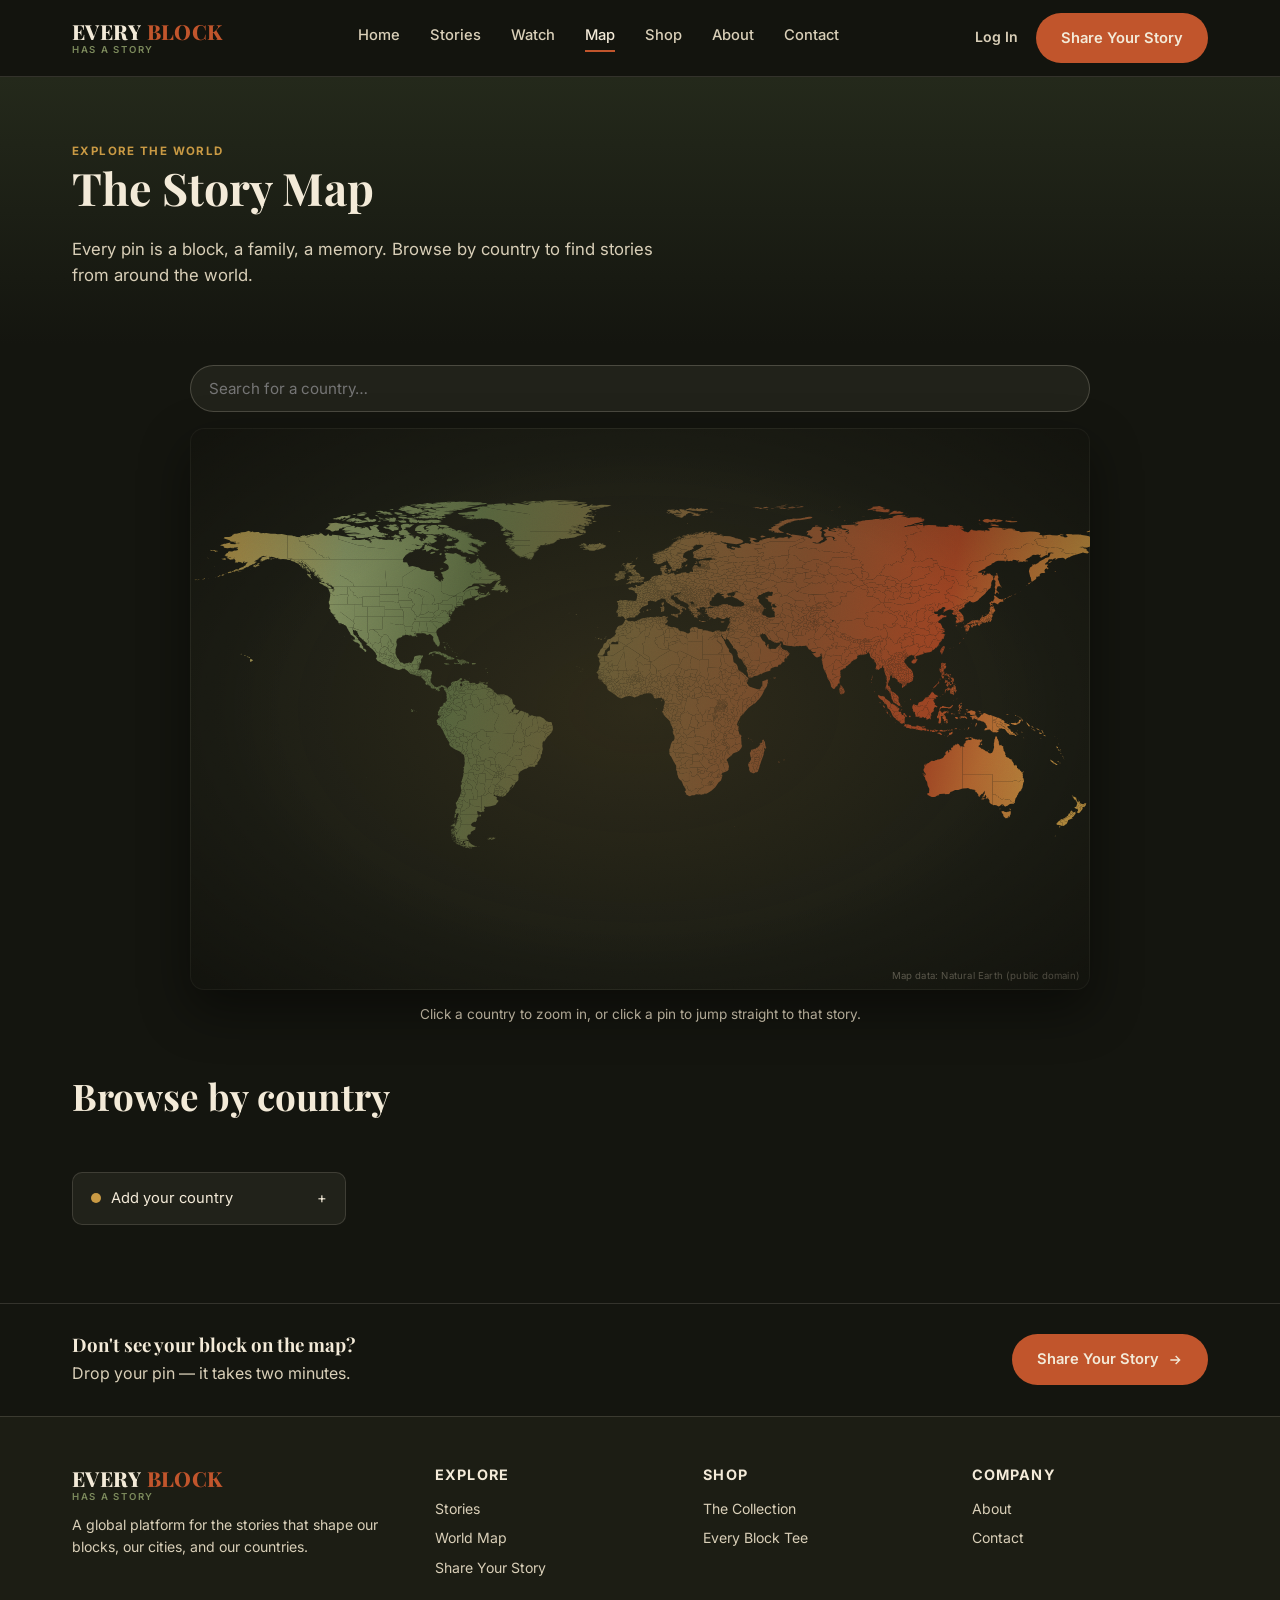
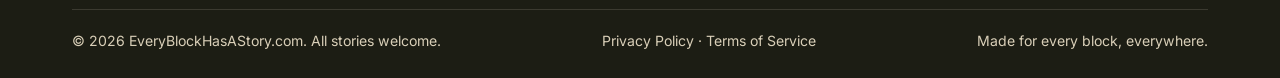
<file: map.html>
<!DOCTYPE html>
<html lang="en">
<head>
<meta charset="UTF-8">
<meta name="viewport" content="width=device-width, initial-scale=1.0">
<title>Map — Every Block Has a Story</title>
<meta name="description" content="Explore stories from every block on the map — see where they're coming from around the world.">
<meta property="og:type" content="website">
<meta property="og:site_name" content="Every Block Has a Story">
<meta property="og:title" content="Map — Every Block Has a Story">
<meta property="og:description" content="Explore stories from every block on the map — see where they're coming from around the world.">
<meta property="og:image" content="https://everblockhasastory2-vert.vercel.app/shirt-photo-ai.png">
<meta property="og:url" content="https://everblockhasastory2-vert.vercel.app/map.html">
<meta name="twitter:card" content="summary_large_image">
<meta name="twitter:title" content="Map — Every Block Has a Story">
<meta name="twitter:description" content="Explore stories from every block on the map — see where they're coming from around the world.">
<meta name="twitter:image" content="https://everblockhasastory2-vert.vercel.app/shirt-photo-ai.png">
<link rel="preconnect" href="https://fonts.googleapis.com">
<link href="https://fonts.googleapis.com/css2?family=Playfair+Display:wght@700;800&family=Inter:wght@400;500;600;700&display=swap" rel="stylesheet">
<link rel="stylesheet" href="style.css">
</head>
<body>

<header class="site-header">
  <div class="container">
    <a href="index.html" class="logo">
      <span class="logo-main"><span>EVERY</span> <span>BLOCK</span></span>
      <span class="logo-tag">HAS A STORY</span>
    </a>
    <nav class="main-nav">
      <a href="index.html">Home</a>
      <a href="stories.html">Stories</a>
      <a href="feed.html">Watch</a>
      <a href="map.html" class="active">Map</a>
      <a href="shop.html">Shop</a>
      <a href="about.html">About</a>
      <a href="contact.html">Contact</a>
    </nav>
    <div class="header-actions">
      <a href="search.html" class="nav-search-link" aria-label="Search profiles" title="Search profiles">
        <svg width="20" height="20" viewBox="0 0 24 24" fill="none" stroke="currentColor" stroke-width="2"><circle cx="11" cy="11" r="7"/><path d="m21 21-4.3-4.3"/></svg>
      </a>
      <a href="account.html" class="nav-account-link" id="nav-account-link">Log In</a>
      <a href="share.html" class="btn btn-primary"><span class="long">Share Your Story</span><span class="short">Share</span></a>
      <button class="nav-toggle" aria-label="Toggle menu">
        <svg width="24" height="24" viewBox="0 0 24 24" fill="none" stroke="currentColor" stroke-width="2"><path d="M3 6h18M3 12h18M3 18h18"/></svg>
      </button>
    </div>
  </div>
</header>

<section class="page-hero">
  <div class="container">
    <span class="eyebrow">Explore The World</span>
    <h1>The Story Map</h1>
    <p>Every pin is a block, a family, a memory. Browse by country to find stories from around the world.</p>
  </div>
</section>

<section class="section section-dark" style="padding-top:20px;">
  <div class="container">
    <div class="map-search-bar">
      <input type="text" id="map-search-input" placeholder="Search for a country…" autocomplete="off">
      <div id="map-search-results" class="map-search-results"></div>
    </div>

    <div class="hero-map hero-map-interactive" style="max-width:900px; margin:0 auto 14px;">
      <div class="map-zoom-layer">
        <div class="worldmap-base"></div>
      </div>
      <span class="map-credit">Map data: Natural Earth (public domain)</span>
      <button type="button" class="map-zoom-reset">✕ Reset View</button>
    </div>
    <p style="text-align:center; color:var(--cream-dim); font-size:0.85rem; margin:0 0 50px;">Click a country to zoom in, or click a pin to jump straight to that story.</p>

    <div class="section-head">
      <h2>Browse by country</h2>
    </div>
    <div class="map-list" id="map-country-list">
      <a href="share.html"><span><span class="map-dot" style="background:var(--gold);"></span>Add your country</span><span>+</span></a>
    </div>
  </div>
</section>

<div class="footer-cta">
  <div class="container">
    <div>
      <h3 style="margin:0;">Don't see your block on the map?</h3>
      <p style="margin:6px 0 0; color:var(--cream-dim);">Drop your pin — it takes two minutes.</p>
    </div>
    <a href="share.html" class="btn btn-primary">Share Your Story
      <svg width="16" height="16" viewBox="0 0 24 24" fill="none" stroke="currentColor" stroke-width="2"><path d="M5 12h14M13 6l6 6-6 6"/></svg>
    </a>
  </div>
</div>

<footer class="site-footer">
  <div class="container">
    <div class="footer-grid">
      <div>
        <div class="logo" style="margin-bottom:12px;">
          <span class="logo-main"><span>EVERY</span> <span>BLOCK</span></span>
          <span class="logo-tag">HAS A STORY</span>
        </div>
        <p>A global platform for the stories that shape our blocks, our cities, and our countries.</p>
      </div>
      <div>
        <h4>Explore</h4>
        <ul>
          <li><a href="stories.html">Stories</a></li>
          <li><a href="map.html">World Map</a></li>
          <li><a href="share.html">Share Your Story</a></li>
        </ul>
      </div>
      <div>
        <h4>Shop</h4>
        <ul>
          <li><a href="shop.html">The Collection</a></li>
          <li><a href="shop.html">Every Block Tee</a></li>
        </ul>
      </div>
      <div>
        <h4>Company</h4>
        <ul>
          <li><a href="about.html">About</a></li>
          <li><a href="contact.html">Contact</a></li>
        </ul>
      </div>
    </div>
    <div class="footer-bottom">
      <span>© 2026 EveryBlockHasAStory.com. All stories welcome.</span>
      <span><a href="privacy.html" style="color:inherit;">Privacy Policy</a> · <a href="terms.html" style="color:inherit;">Terms of Service</a></span>
      <span>Made for every block, everywhere.</span>
    </div>
  </div>
</footer>

<script src="script.js"></script>
</body>
</html>
</file>
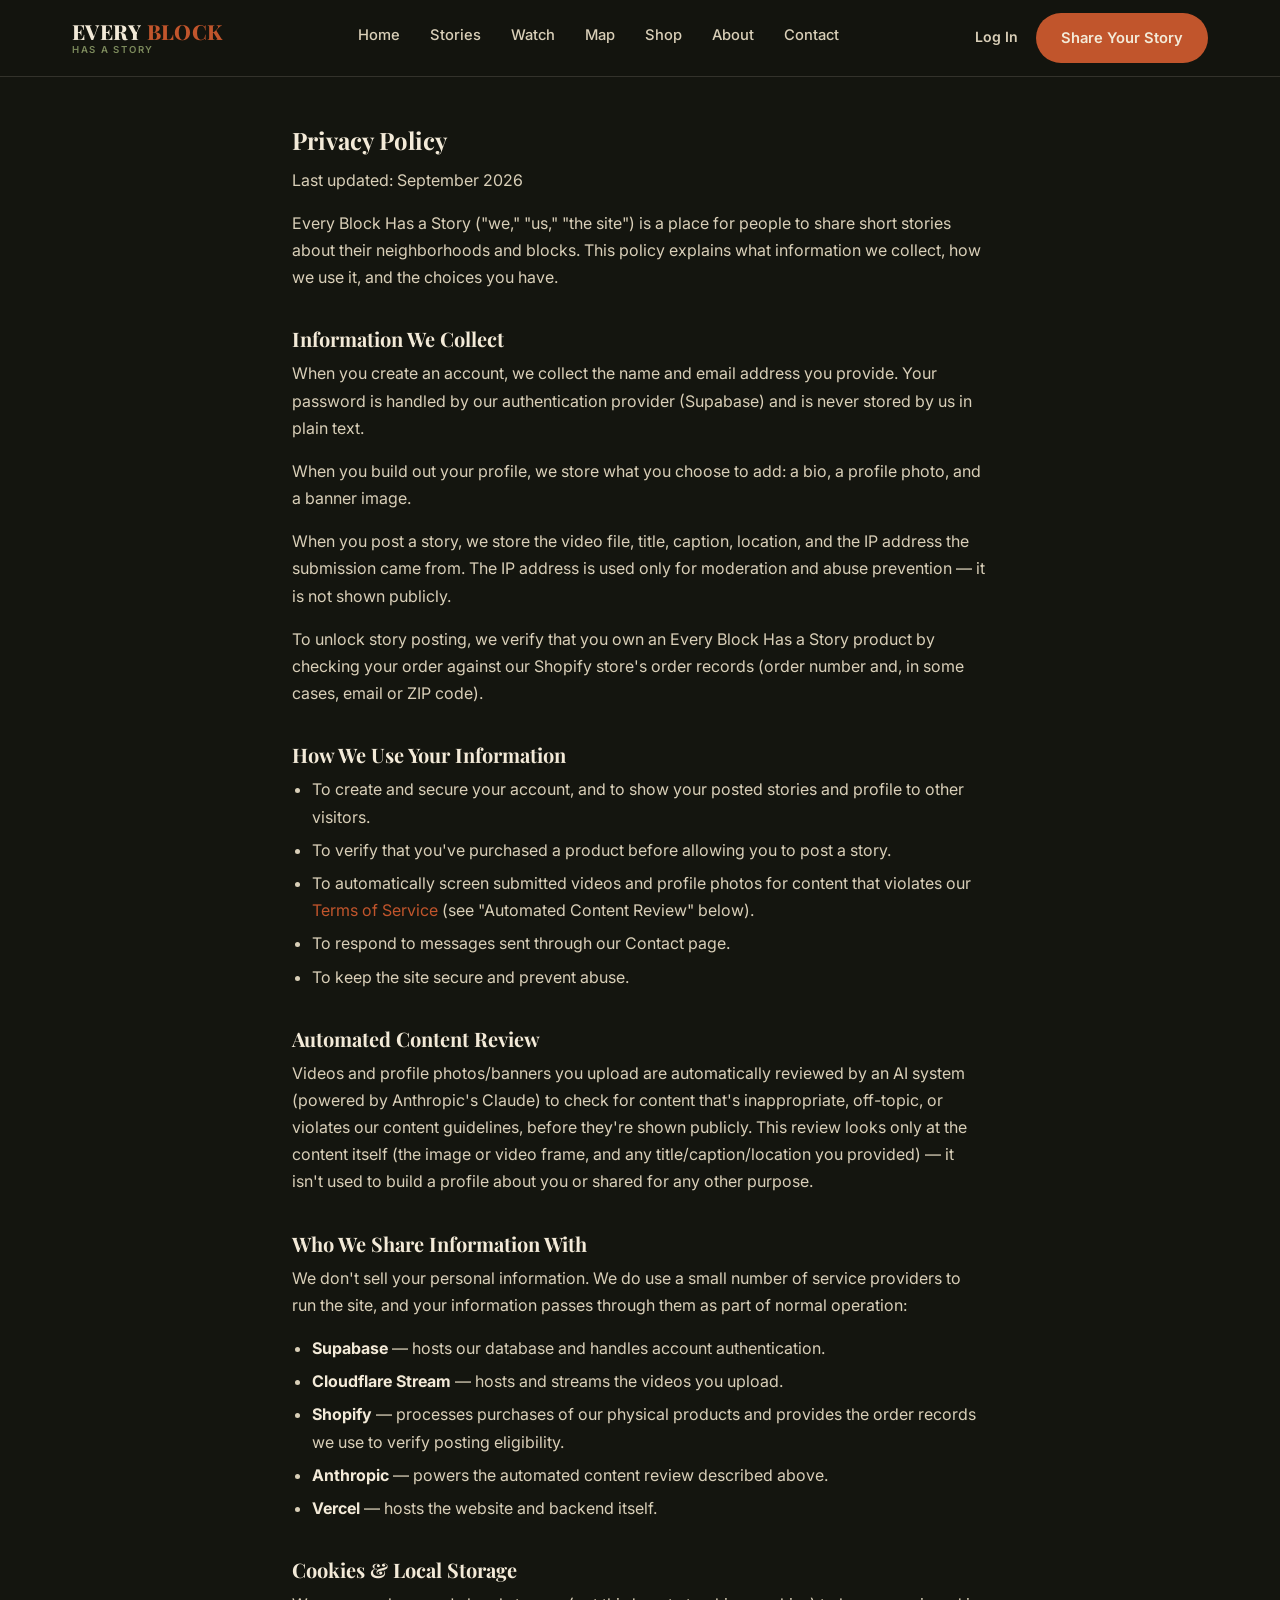
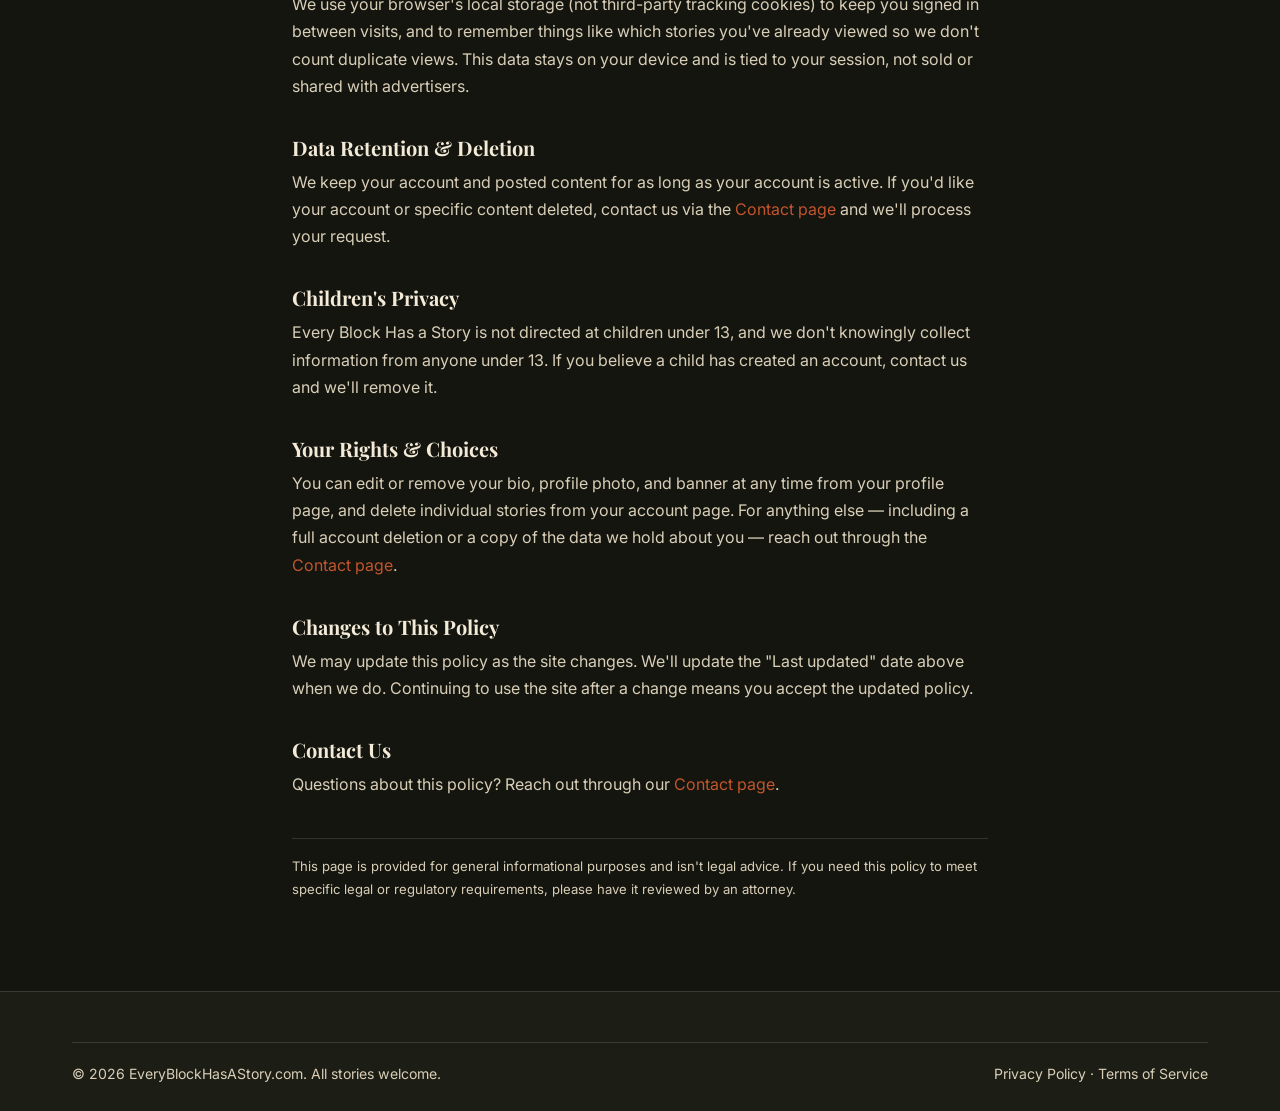
<file: privacy.html>
<!DOCTYPE html>
<html lang="en">
<head>
<meta charset="UTF-8">
<meta name="viewport" content="width=device-width, initial-scale=1.0">
<title>Privacy Policy — Every Block Has a Story</title>
<meta name="description" content="How Every Block Has a Story collects, uses, and protects your information.">
<meta property="og:type" content="website">
<meta property="og:site_name" content="Every Block Has a Story">
<meta property="og:title" content="Privacy Policy — Every Block Has a Story">
<meta property="og:description" content="How Every Block Has a Story collects, uses, and protects your information.">
<meta property="og:image" content="https://everblockhasastory2-vert.vercel.app/shirt-photo-ai.png">
<meta property="og:url" content="https://everblockhasastory2-vert.vercel.app/privacy.html">
<meta name="twitter:card" content="summary_large_image">
<meta name="twitter:title" content="Privacy Policy — Every Block Has a Story">
<meta name="twitter:description" content="How Every Block Has a Story collects, uses, and protects your information.">
<meta name="twitter:image" content="https://everblockhasastory2-vert.vercel.app/shirt-photo-ai.png">
<link rel="preconnect" href="https://fonts.googleapis.com">
<link href="https://fonts.googleapis.com/css2?family=Playfair+Display:wght@700;800&family=Inter:wght@400;500;600;700&display=swap" rel="stylesheet">
<link rel="stylesheet" href="style.css">
<style>
  .legal-content h2 { font-size: 1.25rem; margin-top: 36px; margin-bottom: 10px; }
  .legal-content p, .legal-content li { color: var(--cream-dim); line-height: 1.7; }
  .legal-content ul { padding-left: 20px; margin: 10px 0; }
  .legal-content li { margin-bottom: 6px; }
  .legal-content strong { color: var(--cream); }
</style>
</head>
<body>

<header class="site-header">
  <div class="container">
    <a href="index.html" class="logo">
      <span class="logo-main"><span>EVERY</span> <span>BLOCK</span></span>
      <span class="logo-tag">HAS A STORY</span>
    </a>
    <nav class="main-nav">
      <a href="index.html">Home</a>
      <a href="stories.html">Stories</a>
      <a href="feed.html">Watch</a>
      <a href="map.html">Map</a>
      <a href="shop.html">Shop</a>
      <a href="about.html">About</a>
      <a href="contact.html">Contact</a>
    </nav>
    <div class="header-actions">
      <a href="search.html" class="nav-search-link" aria-label="Search profiles" title="Search profiles">
        <svg width="20" height="20" viewBox="0 0 24 24" fill="none" stroke="currentColor" stroke-width="2"><circle cx="11" cy="11" r="7"/><path d="m21 21-4.3-4.3"/></svg>
      </a>
      <a href="account.html" class="nav-account-link" id="nav-account-link">Log In</a>
      <a href="share.html" class="btn btn-primary"><span class="long">Share Your Story</span><span class="short">Share</span></a>
      <button class="nav-toggle" aria-label="Toggle menu">
        <svg width="24" height="24" viewBox="0 0 24 24" fill="none" stroke="currentColor" stroke-width="2"><path d="M3 6h18M3 12h18M3 18h18"/></svg>
      </button>
    </div>
  </div>
</header>

<section class="section section-dark" style="padding-top:50px;">
  <div class="container legal-content" style="max-width:760px;">
    <h1>Privacy Policy</h1>
    <p style="color:var(--cream-dim);">Last updated: September 2026</p>

    <p>Every Block Has a Story ("we," "us," "the site") is a place for people to share short stories about their neighborhoods and blocks. This policy explains what information we collect, how we use it, and the choices you have.</p>

    <h2>Information We Collect</h2>
    <p>When you create an account, we collect the name and email address you provide. Your password is handled by our authentication provider (Supabase) and is never stored by us in plain text.</p>
    <p>When you build out your profile, we store what you choose to add: a bio, a profile photo, and a banner image.</p>
    <p>When you post a story, we store the video file, title, caption, location, and the IP address the submission came from. The IP address is used only for moderation and abuse prevention — it is not shown publicly.</p>
    <p>To unlock story posting, we verify that you own an Every Block Has a Story product by checking your order against our Shopify store's order records (order number and, in some cases, email or ZIP code).</p>

    <h2>How We Use Your Information</h2>
    <ul>
      <li>To create and secure your account, and to show your posted stories and profile to other visitors.</li>
      <li>To verify that you've purchased a product before allowing you to post a story.</li>
      <li>To automatically screen submitted videos and profile photos for content that violates our <a href="terms.html" style="color:var(--orange);">Terms of Service</a> (see "Automated Content Review" below).</li>
      <li>To respond to messages sent through our Contact page.</li>
      <li>To keep the site secure and prevent abuse.</li>
    </ul>

    <h2>Automated Content Review</h2>
    <p>Videos and profile photos/banners you upload are automatically reviewed by an AI system (powered by Anthropic's Claude) to check for content that's inappropriate, off-topic, or violates our content guidelines, before they're shown publicly. This review looks only at the content itself (the image or video frame, and any title/caption/location you provided) — it isn't used to build a profile about you or shared for any other purpose.</p>

    <h2>Who We Share Information With</h2>
    <p>We don't sell your personal information. We do use a small number of service providers to run the site, and your information passes through them as part of normal operation:</p>
    <ul>
      <li><strong>Supabase</strong> — hosts our database and handles account authentication.</li>
      <li><strong>Cloudflare Stream</strong> — hosts and streams the videos you upload.</li>
      <li><strong>Shopify</strong> — processes purchases of our physical products and provides the order records we use to verify posting eligibility.</li>
      <li><strong>Anthropic</strong> — powers the automated content review described above.</li>
      <li><strong>Vercel</strong> — hosts the website and backend itself.</li>
    </ul>

    <h2>Cookies &amp; Local Storage</h2>
    <p>We use your browser's local storage (not third-party tracking cookies) to keep you signed in between visits, and to remember things like which stories you've already viewed so we don't count duplicate views. This data stays on your device and is tied to your session, not sold or shared with advertisers.</p>

    <h2>Data Retention &amp; Deletion</h2>
    <p>We keep your account and posted content for as long as your account is active. If you'd like your account or specific content deleted, contact us via the <a href="contact.html" style="color:var(--orange);">Contact page</a> and we'll process your request.</p>

    <h2>Children's Privacy</h2>
    <p>Every Block Has a Story is not directed at children under 13, and we don't knowingly collect information from anyone under 13. If you believe a child has created an account, contact us and we'll remove it.</p>

    <h2>Your Rights &amp; Choices</h2>
    <p>You can edit or remove your bio, profile photo, and banner at any time from your profile page, and delete individual stories from your account page. For anything else — including a full account deletion or a copy of the data we hold about you — reach out through the <a href="contact.html" style="color:var(--orange);">Contact page</a>.</p>

    <h2>Changes to This Policy</h2>
    <p>We may update this policy as the site changes. We'll update the "Last updated" date above when we do. Continuing to use the site after a change means you accept the updated policy.</p>

    <h2>Contact Us</h2>
    <p>Questions about this policy? Reach out through our <a href="contact.html" style="color:var(--orange);">Contact page</a>.</p>

    <p style="margin-top:40px; font-size:0.82rem; color:var(--cream-dim); border-top:1px solid var(--line); padding-top:16px;">This page is provided for general informational purposes and isn't legal advice. If you need this policy to meet specific legal or regulatory requirements, please have it reviewed by an attorney.</p>
  </div>
</section>

<footer class="site-footer">
  <div class="container">
    <div class="footer-bottom">
      <span>© 2026 EveryBlockHasAStory.com. All stories welcome.</span>
      <span><a href="privacy.html" style="color:inherit;">Privacy Policy</a> · <a href="terms.html" style="color:inherit;">Terms of Service</a></span>
    </div>
  </div>
</footer>

<script src="script.js"></script>
</body>
</html>
</file>
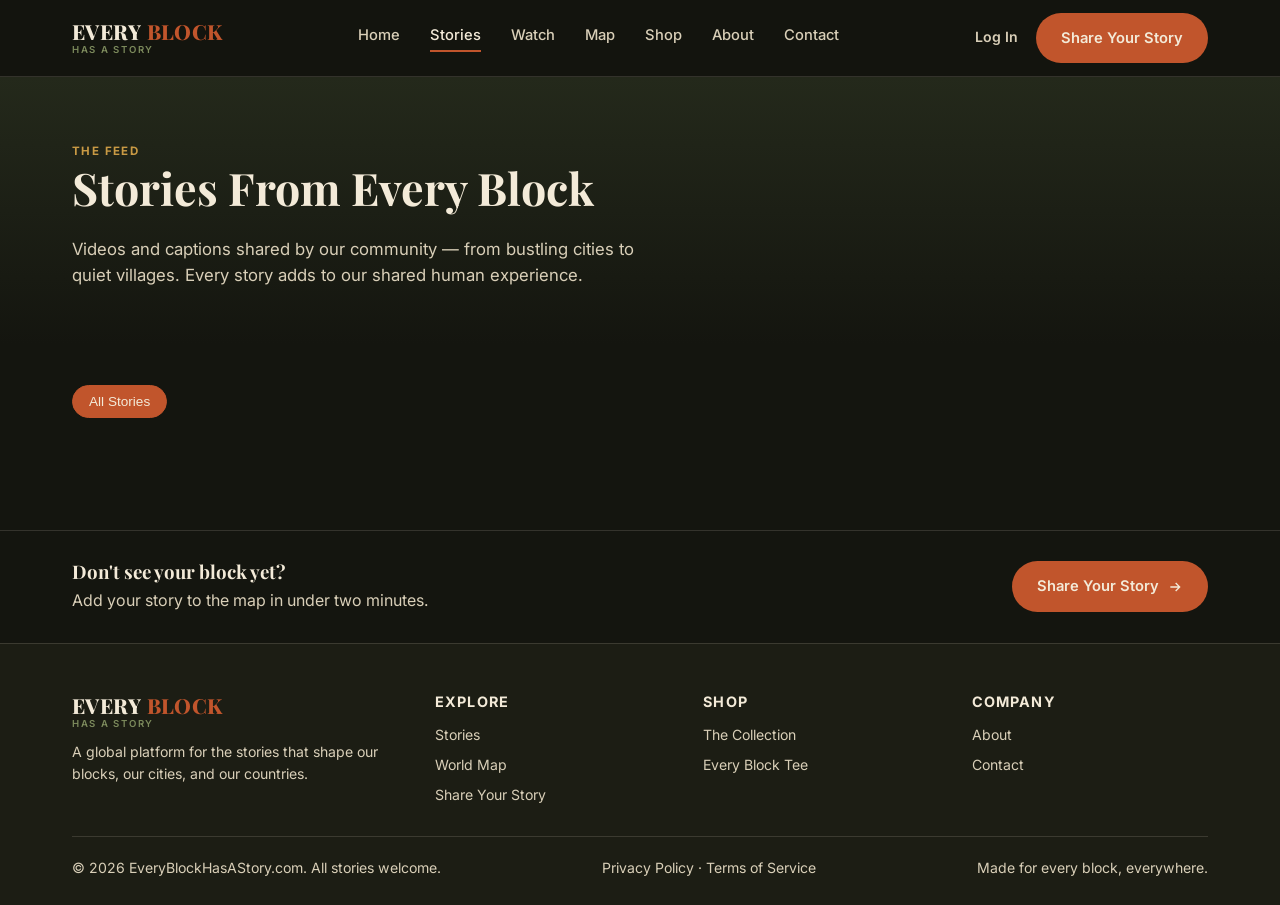
<file: profile.html>
<!DOCTYPE html>
<html lang="en">
<head>
<meta charset="UTF-8">
<meta name="viewport" content="width=device-width, initial-scale=1.0">
<title>Profile — Every Block Has a Story</title>
<meta name="description" content="See this member's posted stories on Every Block Has a Story.">
<meta property="og:type" content="profile">
<meta property="og:site_name" content="Every Block Has a Story">
<meta property="og:title" content="Profile — Every Block Has a Story">
<meta property="og:description" content="See this member's posted stories on Every Block Has a Story.">
<meta property="og:image" content="https://everblockhasastory2-vert.vercel.app/shirt-photo-ai.png">
<meta property="og:url" content="https://everblockhasastory2-vert.vercel.app/profile.html">
<meta name="twitter:card" content="summary_large_image">
<meta name="twitter:title" content="Profile — Every Block Has a Story">
<meta name="twitter:description" content="See this member's posted stories on Every Block Has a Story.">
<meta name="twitter:image" content="https://everblockhasastory2-vert.vercel.app/shirt-photo-ai.png">
<link rel="preconnect" href="https://fonts.googleapis.com">
<link href="https://fonts.googleapis.com/css2?family=Playfair+Display:wght@700;800&family=Inter:wght@400;500;600;700&display=swap" rel="stylesheet">
<link rel="stylesheet" href="style.css">
</head>
<body>

<header class="site-header">
  <div class="container">
    <a href="index.html" class="logo">
      <span class="logo-main"><span>EVERY</span> <span>BLOCK</span></span>
      <span class="logo-tag">HAS A STORY</span>
    </a>
    <nav class="main-nav">
      <a href="index.html">Home</a>
      <a href="stories.html">Stories</a>
      <a href="map.html">Map</a>
      <a href="shop.html">Shop</a>
      <a href="about.html">About</a>
      <a href="contact.html">Contact</a>
    </nav>
    <div class="header-actions">
      <a href="search.html" class="nav-search-link" aria-label="Search profiles" title="Search profiles">
        <svg width="20" height="20" viewBox="0 0 24 24" fill="none" stroke="currentColor" stroke-width="2"><circle cx="11" cy="11" r="7"/><path d="m21 21-4.3-4.3"/></svg>
      </a>
      <a href="account.html" class="nav-account-link" id="nav-account-link">Log In</a>
      <a href="share.html" class="btn btn-primary"><span class="long">Share Your Story</span><span class="short">Share</span></a>
      <button class="nav-toggle" aria-label="Toggle menu">
        <svg width="24" height="24" viewBox="0 0 24 24" fill="none" stroke="currentColor" stroke-width="2"><path d="M3 6h18M3 12h18M3 18h18"/></svg>
      </button>
    </div>
  </div>
</header>

<section id="profile-found" class="section section-dark" style="padding-top:40px; display:none;">
  <div class="container" style="max-width:900px;">

    <style>
      .ig-head { display:flex; gap:clamp(20px,5vw,64px); align-items:center; padding:24px 0 20px; flex-wrap:wrap; }
      .ig-avatar-ring { position:relative; padding:4px; border-radius:50%; background:linear-gradient(45deg,var(--gold),var(--orange),#c13584); flex-shrink:0; }
      .ig-main { flex:1; min-width:260px; }
      .ig-top { display:flex; align-items:center; gap:12px; flex-wrap:wrap; margin-bottom:16px; }
      .ig-top h1 { margin:0; font-size:1.35rem; font-weight:600; font-family:Inter,sans-serif; }
      .ig-stats { display:flex; gap:clamp(18px,4vw,40px); margin-bottom:14px; flex-wrap:wrap; }
      .ig-stat { font-size:0.95rem; color:var(--cream-dim); }
      .ig-stat b { color:var(--cream); font-weight:700; font-size:1.05rem; margin-right:4px; }
      .ig-tabs { display:flex; justify-content:center; align-items:center; position:relative; border-top:1px solid var(--line); margin-top:8px; }
      .ig-tab { border-top:2px solid var(--cream); margin-top:-1px; padding:14px 4px; color:var(--cream); font:600 0.78rem Inter,sans-serif; letter-spacing:0.12em; text-transform:uppercase; display:flex; align-items:center; gap:7px; }
    </style>
    <div id="profile-banner" style="height:140px; border-radius:14px; background:linear-gradient(120deg, var(--orange), var(--gold), var(--olive)); background-size:cover; background-position:center; position:relative;">
      <button type="button" id="edit-banner-btn" class="btn btn-outline" style="display:none; position:absolute; right:12px; bottom:12px; padding:6px 14px; font-size:0.78rem; background:rgba(20,21,15,0.55); border-color:rgba(243,234,216,0.4);">Change Banner</button>
      <input type="file" id="banner-file-input" accept="image/jpeg,image/png,image/webp,image/gif" style="display:none;">
    </div>

    <div class="ig-head">
      <div class="ig-avatar-ring">
        <span class="avatar" id="profile-avatar" style="width:116px; height:116px; font-size:2.6rem; border:4px solid var(--ink); border-radius:50%; background:var(--gold); color:var(--ink); display:flex; align-items:center; justify-content:center; font-weight:700; background-size:cover; background-position:center;"></span>
        <button type="button" id="edit-avatar-btn" aria-label="Change profile photo" style="display:none; position:absolute; right:2px; bottom:6px; width:34px; height:34px; border-radius:50%; background:var(--orange); border:3px solid var(--ink); color:var(--ink); align-items:center; justify-content:center; cursor:pointer; padding:0;">
          <svg width="16" height="16" viewBox="0 0 24 24" fill="none" stroke="currentColor" stroke-width="2"><path d="M23 19a2 2 0 0 1-2 2H3a2 2 0 0 1-2-2V8a2 2 0 0 1 2-2h4l2-3h6l2 3h4a2 2 0 0 1 2 2z"/><circle cx="12" cy="13" r="4"/></svg>
        </button>
        <input type="file" id="avatar-file-input" accept="image/jpeg,image/png,image/webp,image/gif" style="display:none;">
      </div>
      <div class="ig-main">
        <div class="ig-top">
          <h1 id="profile-name">—</h1>
          <button type="button" id="follow-btn" class="btn btn-primary" style="padding:7px 20px; font-size:0.82rem; font-weight:600;">Follow</button>
          <button type="button" id="share-profile-btn" class="btn btn-outline" style="padding:7px 16px; font-size:0.82rem; font-weight:600;">Share profile</button>
          <button type="button" id="report-profile-btn" class="btn btn-outline" style="display:none; padding:7px 16px; font-size:0.82rem;">Report</button>
        </div>
        <div class="ig-stats">
          <div class="ig-stat"><b id="profile-story-count">0</b>posts</div>
          <div class="ig-stat"><b id="profile-follower-count">0</b>followers</div>
          <div class="ig-stat"><b id="profile-following-count">0</b>following</div>
          <div class="ig-stat"><b id="profile-total-views">0</b>views</div>
        </div>
        <div id="profile-bio-view">
          <p id="profile-bio-text" style="color:var(--cream); max-width:520px; white-space:pre-wrap; margin:0 0 8px; font-size:0.95rem;"></p>
          <button type="button" id="edit-bio-btn" class="btn btn-outline" style="display:none; padding:6px 16px; font-size:0.8rem;">Edit bio</button>
        </div>
        <div id="profile-bio-edit" style="display:none; max-width:500px;">
          <div class="field" style="margin-bottom:8px;">
            <textarea id="bio-input" maxlength="160" placeholder="Tell your story..."></textarea>
            <p class="field-hint"><span id="bio-count">0</span>/160</p>
          </div>
          <div style="display:flex; gap:10px;">
            <button type="button" id="save-bio-btn" class="btn btn-primary" style="padding:8px 20px; font-size:0.85rem;">Save</button>
            <button type="button" id="cancel-bio-btn" class="btn btn-outline" style="padding:8px 20px; font-size:0.85rem;">Cancel</button>
          </div>
        </div>
        <p id="profile-joined" style="color:var(--cream-dim); margin:10px 0 0; font-size:0.8rem;"></p>
        <div id="profile-countries-wrap" style="margin-top:12px; display:none;">
          <div id="profile-countries" style="display:flex; flex-wrap:wrap; gap:8px;"></div>
        </div>
      </div>
    </div>

    <div class="ig-tabs">
      <div class="ig-tab"><svg width="14" height="14" viewBox="0 0 24 24" fill="none" stroke="currentColor" stroke-width="2"><rect x="3" y="3" width="7" height="7"/><rect x="14" y="3" width="7" height="7"/><rect x="3" y="14" width="7" height="7"/><rect x="14" y="14" width="7" height="7"/></svg> Posts</div>
      <select id="story-sort" class="chip" style="cursor:pointer; position:absolute; right:0; top:8px;">
        <option value="newest">Newest</option>
        <option value="liked">Most Liked</option>
      </select>
    </div>
    <div style="margin-top:4px;">
      <p id="profile-stories-empty" style="color:var(--cream-dim); display:none; margin-top:20px; text-align:center; padding:30px 0;">No stories posted yet.</p>
      <div id="profile-stories-grid" class="story-grid" style="margin-top:20px;"></div>
    </div>


  </div>
</section>

<section id="profile-not-found" class="section section-dark" style="display:none;">
  <div class="container" style="text-align:center; padding:40px 0 60px;">
    <h1>Account Not Found</h1>
    <p style="color:var(--cream-dim);">This profile doesn't exist, or the link is incorrect.</p>
    <a href="stories.html" class="btn btn-primary">Browse All Stories</a>
  </div>
</section>

<footer class="site-footer">
  <div class="container">
    <div class="footer-bottom">
      <span>© 2026 EveryBlockHasAStory.com. All stories welcome.</span>
      <span><a href="privacy.html" style="color:inherit;">Privacy Policy</a> · <a href="terms.html" style="color:inherit;">Terms of Service</a></span>
    </div>
  </div>
</footer>

<script src="script.js"></script>
<script>
  (async function () {
    const params = new URLSearchParams(window.location.search);
    const userId = params.get("id");
    const foundEl = document.getElementById("profile-found");
    const notFoundEl = document.getElementById("profile-not-found");

    if (!userId) {
      notFoundEl.style.display = "block";
      return;
    }

    let rawVideos = [];

    try {
      const res = await apiFetch("/api/users/" + encodeURIComponent(userId));
      const data = await res.json();
      if (!res.ok) throw new Error(data.error || "Account not found.");

      document.title = (data.profile.name || "Profile") + " — Every Block Has a Story";
      document.getElementById("profile-name").textContent = data.profile.name || "Anonymous";
      const initials = (data.profile.name || "?").split(" ").map((p) => p[0]).slice(0, 2).join("");
      const avatarEl = document.getElementById("profile-avatar");
      if (data.profile.avatarUrl) {
        avatarEl.style.backgroundImage = `url('${data.profile.avatarUrl}')`;
        avatarEl.textContent = "";
      } else {
        avatarEl.textContent = initials;
      }
      const bannerEl = document.getElementById("profile-banner");
      if (data.profile.bannerUrl) {
        bannerEl.style.backgroundImage = `url('${data.profile.bannerUrl}')`;
      }

      // ---- Avatar / banner upload (owner only) ----
      async function uploadPhoto(type, file) {
        const formData = new FormData();
        formData.append("type", type);
        formData.append("photo", file);
        const res2 = await apiFetch("/api/users/me/photo", { method: "POST", body: formData });
        const data2 = await res2.json();
        if (!res2.ok) throw new Error(data2.error || "Couldn't upload photo.");
        return data2.url;
      }
      const editAvatarBtn = document.getElementById("edit-avatar-btn");
      const avatarFileInput = document.getElementById("avatar-file-input");
      const editBannerBtn = document.getElementById("edit-banner-btn");
      const bannerFileInput = document.getElementById("banner-file-input");
      if (data.isSelf) {
        editAvatarBtn.style.display = "flex";
        editBannerBtn.style.display = "inline-flex";

        editAvatarBtn.addEventListener("click", () => avatarFileInput.click());
        avatarFileInput.addEventListener("change", async () => {
          const file = avatarFileInput.files[0];
          if (!file) return;
          try {
            showToast("Uploading photo…");
            const url = await uploadPhoto("avatar", file);
            avatarEl.style.backgroundImage = `url('${url}')`;
            avatarEl.textContent = "";
            showToast("Profile photo updated.");
          } catch (err) {
            showToast(err.message || "Couldn't upload photo.");
          } finally {
            avatarFileInput.value = "";
          }
        });

        editBannerBtn.addEventListener("click", () => bannerFileInput.click());
        bannerFileInput.addEventListener("change", async () => {
          const file = bannerFileInput.files[0];
          if (!file) return;
          try {
            showToast("Uploading banner…");
            const url = await uploadPhoto("banner", file);
            bannerEl.style.backgroundImage = `url('${url}')`;
            showToast("Banner updated.");
          } catch (err) {
            showToast(err.message || "Couldn't upload banner.");
          } finally {
            bannerFileInput.value = "";
          }
        });
      }

      let joined = "";
      try { joined = new Date(data.profile.created_at).toLocaleDateString(); } catch (e) { joined = ""; }
      document.getElementById("profile-joined").textContent = joined ? "Joined " + joined : "";

      document.getElementById("profile-follower-count").textContent = data.followerCount || 0;
      document.getElementById("profile-following-count").textContent = data.followingCount || 0;

      rawVideos = data.videos || [];
      document.getElementById("profile-story-count").textContent = rawVideos.length;
      const totalViews = rawVideos.reduce((sum, v) => sum + (v.viewCount || 0), 0);
      document.getElementById("profile-total-views").textContent = formatCount(totalViews);

      // ---- Bio ----
      const bioTextEl = document.getElementById("profile-bio-text");
      const bioViewEl = document.getElementById("profile-bio-view");
      const bioEditEl = document.getElementById("profile-bio-edit");
      const editBioBtn = document.getElementById("edit-bio-btn");
      const bioInput = document.getElementById("bio-input");
      const bioCount = document.getElementById("bio-count");

      function renderBioText(bio) {
        if (bio) {
          bioTextEl.textContent = bio;
          bioTextEl.style.display = "block";
        } else if (data.isSelf) {
          bioTextEl.textContent = "No bio yet.";
          bioTextEl.style.display = "block";
        } else {
          bioTextEl.style.display = "none";
        }
      }
      renderBioText(data.profile.bio);

      if (data.isSelf) {
        editBioBtn.style.display = "inline-flex";
        editBioBtn.addEventListener("click", () => {
          bioInput.value = data.profile.bio || "";
          bioCount.textContent = bioInput.value.length;
          bioViewEl.style.display = "none";
          bioEditEl.style.display = "block";
          bioInput.focus();
        });
        bioInput.addEventListener("input", () => {
          bioCount.textContent = bioInput.value.length;
        });
        document.getElementById("cancel-bio-btn").addEventListener("click", () => {
          bioEditEl.style.display = "none";
          bioViewEl.style.display = "block";
        });
        document.getElementById("save-bio-btn").addEventListener("click", async () => {
          const newBio = bioInput.value.trim();
          try {
            const res2 = await apiFetch("/api/users/me", {
              method: "PATCH",
              headers: { "Content-Type": "application/json" },
              body: JSON.stringify({ bio: newBio }),
            });
            const data2 = await res2.json();
            if (!res2.ok) throw new Error(data2.error || "Couldn't update bio.");
            data.profile.bio = data2.profile.bio;
            renderBioText(data.profile.bio);
            bioEditEl.style.display = "none";
            bioViewEl.style.display = "block";
            showToast("Bio updated.");
          } catch (err) {
            showToast(err.message || "Couldn't update bio.");
          }
        });
      }

      // ---- Share profile ----
      document.getElementById("share-profile-btn").addEventListener("click", async () => {
        const url = window.location.href;
        try {
          await navigator.clipboard.writeText(url);
          showToast("Profile link copied!");
        } catch (e) {
          showToast(url);
        }
      });

      // ---- Follow ----
      const followBtn = document.getElementById("follow-btn");
      const reportProfileBtn = document.getElementById("report-profile-btn");
      if (data.isSelf) {
        followBtn.style.display = "none";
      } else {
        if (reportProfileBtn) {
          reportProfileBtn.style.display = "inline-flex";
          reportProfileBtn.addEventListener("click", () => openReportModal("profile", userId));
        }
        let following = !!data.isFollowing;
        function renderFollow() {
          followBtn.textContent = following ? "Following" : "Follow";
          followBtn.classList.toggle("engagement-active", following);
        }
        renderFollow();
        followBtn.addEventListener("click", async () => {
          const { access } = getTokens();
          if (!access) { showToast("Log in to follow accounts."); return; }
          followBtn.disabled = true;
          try {
            const res2 = await apiFetch("/api/users/" + encodeURIComponent(userId) + "/follow", { method: "POST" });
            const data2 = await res2.json();
            if (!res2.ok) throw new Error(data2.error || "Couldn't update follow.");
            following = data2.following;
            document.getElementById("profile-follower-count").textContent = data2.followerCount || 0;
            renderFollow();
          } catch (err) {
            showToast(err.message || "Couldn't update follow.");
          } finally {
            followBtn.disabled = false;
          }
        });
      }

      // ---- Countries ----
      const countryNames = [...new Set(rawVideos.map((v) => (v.country || "").trim()).filter(Boolean))];
      if (countryNames.length) {
        const countriesEl = document.getElementById("profile-countries");
        countriesEl.innerHTML = countryNames.map((name) => {
          const code = NAME_TO_CODE[name.toLowerCase()];
          const flag = code ? countryCodeToFlag(code) : "🌍";
          return `<span class="chip">${flag} ${escapeHtml(name)}</span>`;
        }).join("");
        document.getElementById("profile-countries-wrap").style.display = "block";
      }

      // ---- Stories grid (sortable) ----
      const grid = document.getElementById("profile-stories-grid");
      const emptyEl = document.getElementById("profile-stories-empty");
      const sortSelect = document.getElementById("story-sort");

      function renderStories() {
        if (!rawVideos.length) {
          if (emptyEl) emptyEl.style.display = "block";
          grid.innerHTML = "";
          return;
        }
        const sorted = [...rawVideos].sort((a, b) => {
          if (sortSelect.value === "liked") {
            return (b.likeCount || 0) - (a.likeCount || 0);
          }
          return new Date(b.created_at || 0) - new Date(a.created_at || 0);
        });
        grid.innerHTML = sorted.map(videoToStoryShape).map(storyCardHTML).join("");
      }
      sortSelect.addEventListener("change", renderStories);
      renderStories();

      foundEl.style.display = "block";
    } catch (err) {
      notFoundEl.style.display = "block";
    }
  })();
</script>
</body>
</html>
</file>
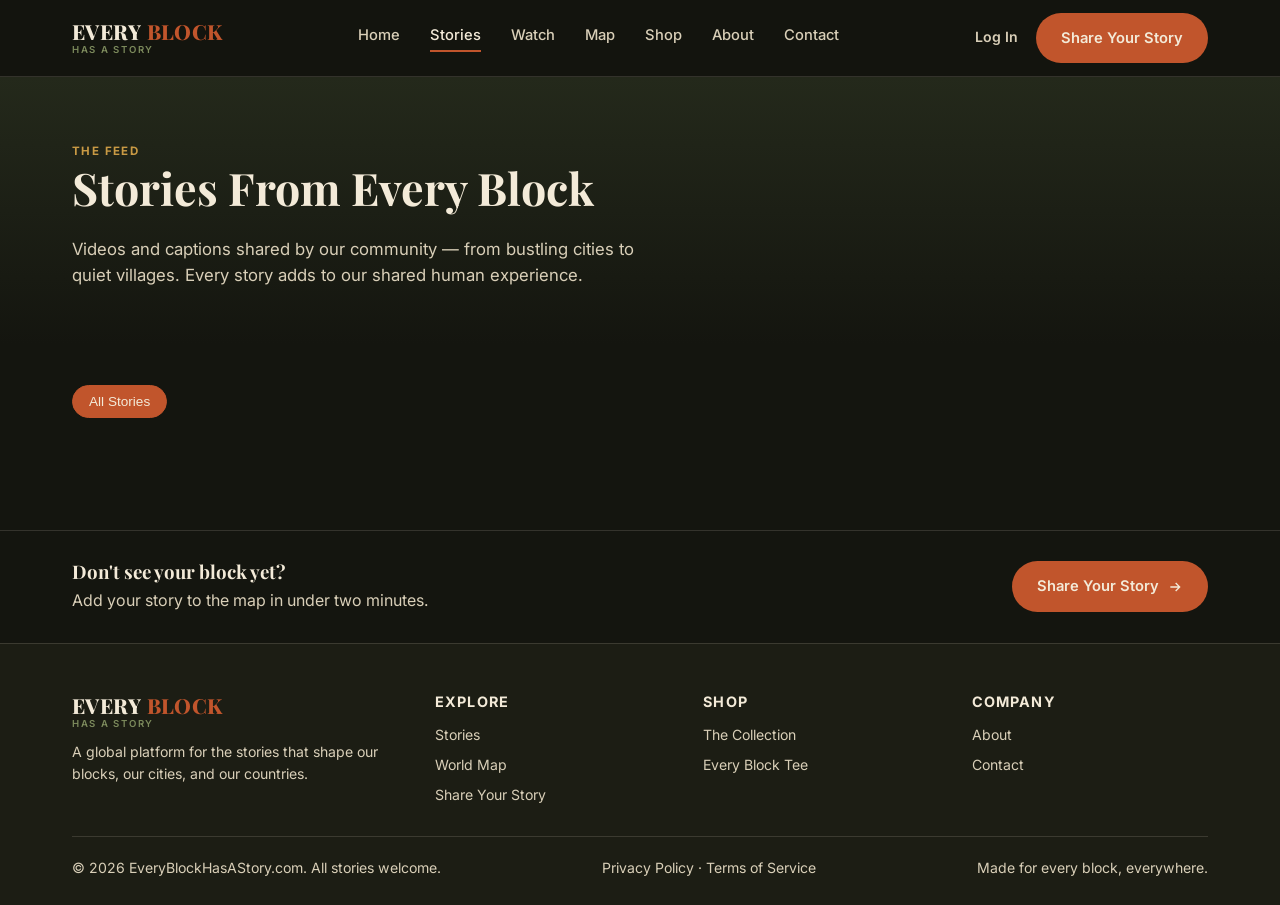
<file: search.html>
<!DOCTYPE html>
<html lang="en">
<head>
<meta charset="UTF-8">
<meta name="viewport" content="width=device-width, initial-scale=1.0">
<title>Search Profiles — Every Block Has a Story</title>
<meta name="description" content="Search for people and profiles on Every Block Has a Story.">
<meta property="og:type" content="website">
<meta property="og:site_name" content="Every Block Has a Story">
<meta property="og:title" content="Search Profiles — Every Block Has a Story">
<meta property="og:description" content="Search for people and profiles on Every Block Has a Story.">
<meta property="og:image" content="https://everblockhasastory2-vert.vercel.app/shirt-photo-ai.png">
<meta property="og:url" content="https://everblockhasastory2-vert.vercel.app/search.html">
<meta name="twitter:card" content="summary_large_image">
<meta name="twitter:title" content="Search Profiles — Every Block Has a Story">
<meta name="twitter:description" content="Search for people and profiles on Every Block Has a Story.">
<meta name="twitter:image" content="https://everblockhasastory2-vert.vercel.app/shirt-photo-ai.png">
<link rel="preconnect" href="https://fonts.googleapis.com">
<link href="https://fonts.googleapis.com/css2?family=Playfair+Display:wght@700;800&family=Inter:wght@400;500;600;700&display=swap" rel="stylesheet">
<link rel="stylesheet" href="style.css">
<style>
  .search-box-wrap {
    position: relative; max-width: 560px; margin: 0 auto 40px;
  }
  .search-box-wrap svg {
    position: absolute; left: 18px; top: 50%; transform: translateY(-50%);
    color: var(--cream-dim); pointer-events: none;
  }
  #profile-search-input {
    width: 100%; box-sizing: border-box;
    padding: 14px 18px 14px 48px;
    background: var(--panel); border: 1px solid var(--line);
    border-radius: 30px; color: var(--cream); font-size: 1rem; font-family: var(--sans);
  }
  #profile-search-input:focus { outline: none; border-color: var(--orange); }
  .profile-result-grid {
    display: grid; grid-template-columns: repeat(auto-fill, minmax(260px, 1fr));
    gap: 16px; max-width: 900px; margin: 0 auto;
  }
  .profile-result-card {
    display: flex; align-items: center; gap: 14px;
    background: var(--panel); border: 1px solid var(--line); border-radius: 14px;
    padding: 16px; text-decoration: none; transition: border-color 0.15s;
  }
  .profile-result-card:hover { border-color: var(--orange); }
  .profile-result-name { color: var(--cream); font-weight: 700; font-size: 1rem; margin: 0 0 2px; }
  .profile-result-bio {
    color: var(--cream-dim); font-size: 0.85rem; margin: 0;
    overflow: hidden; text-overflow: ellipsis; white-space: nowrap;
  }
  .profile-result-count { color: var(--cream-dim); font-size: 0.78rem; margin-top: 4px; }
  #search-status { text-align: center; color: var(--cream-dim); margin: 30px 0; }
</style>
</head>
<body>

<header class="site-header">
  <div class="container">
    <a href="index.html" class="logo">
      <span class="logo-main"><span>EVERY</span> <span>BLOCK</span></span>
      <span class="logo-tag">HAS A STORY</span>
    </a>
    <nav class="main-nav">
      <a href="index.html">Home</a>
      <a href="stories.html">Stories</a>
      <a href="feed.html">Watch</a>
      <a href="map.html">Map</a>
      <a href="shop.html">Shop</a>
      <a href="about.html">About</a>
      <a href="contact.html">Contact</a>
    </nav>
    <div class="header-actions">
      <a href="search.html" class="nav-search-link active" aria-label="Search profiles" title="Search profiles">
        <svg width="20" height="20" viewBox="0 0 24 24" fill="none" stroke="currentColor" stroke-width="2"><circle cx="11" cy="11" r="7"/><path d="m21 21-4.3-4.3"/></svg>
      </a>
      <a href="account.html" class="nav-account-link" id="nav-account-link">Log In</a>
      <a href="share.html" class="btn btn-primary"><span class="long">Share Your Story</span><span class="short">Share</span></a>
      <button class="nav-toggle" aria-label="Toggle menu">
        <svg width="24" height="24" viewBox="0 0 24 24" fill="none" stroke="currentColor" stroke-width="2"><path d="M3 6h18M3 12h18M3 18h18"/></svg>
      </button>
    </div>
  </div>
</header>

<section class="section section-dark" style="padding-top:50px;">
  <div class="container">
    <h1 style="text-align:center; margin-bottom:8px;">Search Profiles</h1>
    <p style="text-align:center; color:var(--cream-dim); margin-bottom:34px;">Find the people behind the stories.</p>

    <div class="search-box-wrap">
      <svg width="18" height="18" viewBox="0 0 24 24" fill="none" stroke="currentColor" stroke-width="2"><circle cx="11" cy="11" r="7"/><path d="m21 21-4.3-4.3"/></svg>
      <input type="text" id="profile-search-input" placeholder="Search by name…" autocomplete="off">
    </div>

    <p id="search-status">Start typing to find a profile.</p>
    <div id="profile-search-results" class="profile-result-grid"></div>
  </div>
</section>

<footer class="site-footer">
  <div class="container">
    <div class="footer-bottom">
      <span>© 2026 EveryBlockHasAStory.com. All stories welcome.</span>
      <span><a href="privacy.html" style="color:inherit;">Privacy Policy</a> · <a href="terms.html" style="color:inherit;">Terms of Service</a></span>
    </div>
  </div>
</footer>

<script src="script.js"></script>
<script>
  (function () {
    const input = document.getElementById("profile-search-input");
    const statusEl = document.getElementById("search-status");
    const resultsEl = document.getElementById("profile-search-results");

    function avatarHTML(name) {
      const initials = (name || "?").split(" ").map((p) => p[0]).slice(0, 2).join("").toUpperCase();
      return `<span style="flex-shrink:0; width:56px; height:56px; font-size:1.2rem; border-radius:50%; background:var(--gold); color:var(--ink); display:flex; align-items:center; justify-content:center; font-weight:700;">${escapeHtml(initials)}</span>`;
    }

    function cardHTML(p) {
      return `
      <a class="profile-result-card" href="profile.html?id=${encodeURIComponent(p.id)}">
        ${avatarHTML(p.name)}
        <div style="min-width:0;">
          <p class="profile-result-name">${escapeHtml(p.name || "Anonymous")}</p>
          ${p.bio ? `<p class="profile-result-bio">${escapeHtml(p.bio)}</p>` : ""}
          <p class="profile-result-count">${p.storyCount || 0} ${p.storyCount === 1 ? "story" : "stories"}</p>
        </div>
      </a>`;
    }

    let debounceTimer = null;
    let requestId = 0;
    let lastProfiles = [];
    let lastQuery = "";

    async function runSearch(q) {
      const myRequestId = ++requestId;
      if (!q) {
        resultsEl.innerHTML = "";
        statusEl.style.display = "block";
        statusEl.textContent = "Start typing to find a profile.";
        return;
      }
      statusEl.style.display = "block";
      statusEl.textContent = "Searching…";
      resultsEl.innerHTML = "";
      try {
        const res = await fetch(API_BASE + "/api/users/search?q=" + encodeURIComponent(q));
        const data = await res.json();
        if (myRequestId !== requestId) return; // a newer keystroke already started a fresher search
        if (!res.ok) throw new Error(data.error || "Search failed.");
        const profiles = data.profiles || [];
        lastProfiles = profiles;
        lastQuery = q;
        if (!profiles.length) {
          statusEl.style.display = "block";
          statusEl.textContent = "No profiles found for \"" + q + "\".";
          return;
        }
        statusEl.style.display = "none";
        resultsEl.innerHTML = profiles.map(cardHTML).join("");
      } catch (err) {
        if (myRequestId !== requestId) return;
        statusEl.style.display = "block";
        statusEl.textContent = "Couldn't search right now — check your connection and try again.";
      }
    }

    // Enter jumps straight into the best match (exact username first, else top result).
    input.addEventListener("keydown", async (e) => {
      if (e.key !== "Enter") return;
      e.preventDefault();
      const q = input.value.trim();
      if (!q) return;
      clearTimeout(debounceTimer);
      if (lastQuery !== q) await runSearch(q);
      const exact = lastProfiles.find((p) => (p.name || "").toLowerCase() === q.toLowerCase());
      const target = exact || lastProfiles[0];
      if (target) window.location.href = "profile.html?id=" + encodeURIComponent(target.id);
    });

    input.addEventListener("input", () => {
      clearTimeout(debounceTimer);
      const q = input.value.trim();
      debounceTimer = setTimeout(() => runSearch(q), 300);
    });

    // If someone lands here with ?q=..., run that search right away.
    const params = new URLSearchParams(window.location.search);
    const initialQ = params.get("q");
    if (initialQ) {
      input.value = initialQ;
      runSearch(initialQ.trim());
    }
  })();
</script>
</body>
</html>
</file>
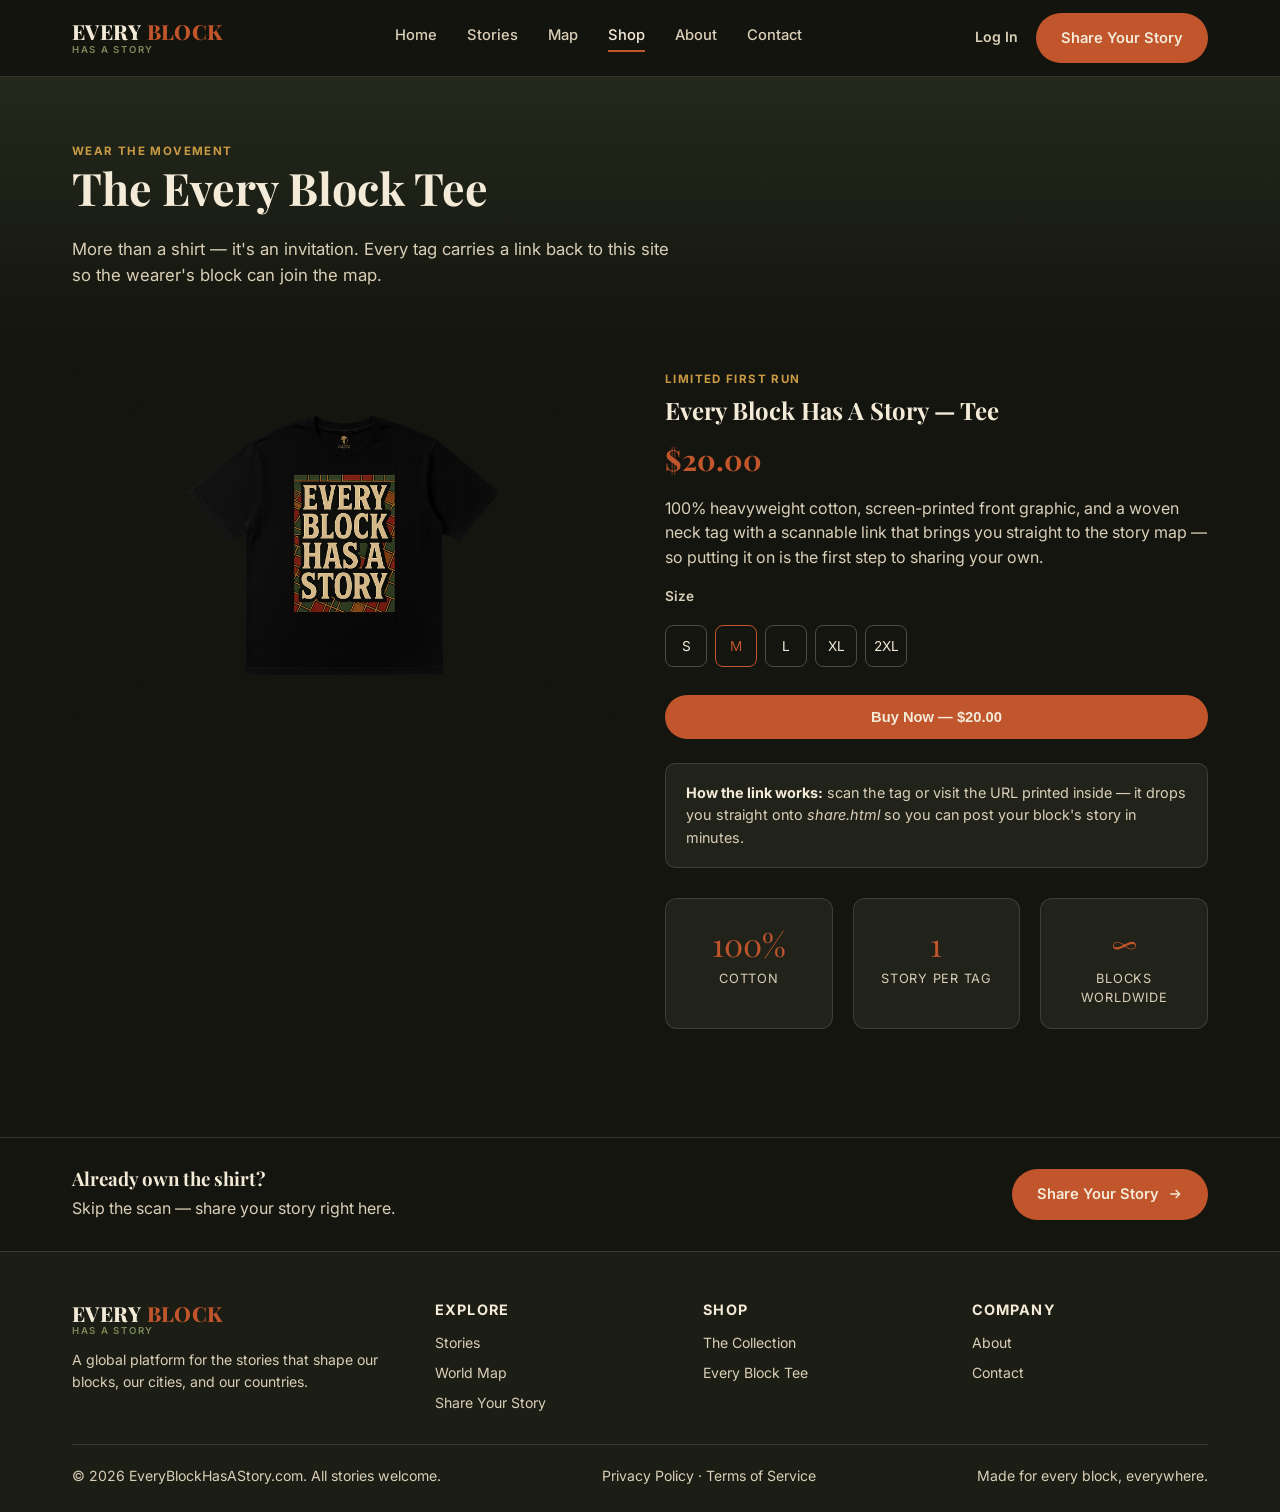
<file: shop.html>
<!DOCTYPE html>
<html lang="en">
<head>
<meta charset="UTF-8">
<meta name="viewport" content="width=device-width, initial-scale=1.0">
<title>Shop — Every Block Has a Story</title>
<meta name="description" content="Get the Every Block Has a Story tee — wear it, scan the tag, and share your own block's story.">
<meta property="og:type" content="website">
<meta property="og:site_name" content="Every Block Has a Story">
<meta property="og:title" content="Shop — Every Block Has a Story">
<meta property="og:description" content="Get the Every Block Has a Story tee — wear it, scan the tag, and share your own block's story.">
<meta property="og:image" content="https://everblockhasastory2-vert.vercel.app/shirt-photo-ai.png">
<meta property="og:url" content="https://everblockhasastory2-vert.vercel.app/shop.html">
<meta name="twitter:card" content="summary_large_image">
<meta name="twitter:title" content="Shop — Every Block Has a Story">
<meta name="twitter:description" content="Get the Every Block Has a Story tee — wear it, scan the tag, and share your own block's story.">
<meta name="twitter:image" content="https://everblockhasastory2-vert.vercel.app/shirt-photo-ai.png">
<link rel="preconnect" href="https://fonts.googleapis.com">
<link href="https://fonts.googleapis.com/css2?family=Playfair+Display:wght@700;800&family=Inter:wght@400;500;600;700&display=swap" rel="stylesheet">
<link rel="stylesheet" href="style.css">
</head>
<body>

<header class="site-header">
  <div class="container">
    <a href="index.html" class="logo">
      <span class="logo-main"><span>EVERY</span> <span>BLOCK</span></span>
      <span class="logo-tag">HAS A STORY</span>
    </a>
    <nav class="main-nav">
      <a href="index.html">Home</a>
      <a href="stories.html">Stories</a>
      <a href="map.html">Map</a>
      <a href="shop.html" class="active">Shop</a>
      <a href="about.html">About</a>
      <a href="contact.html">Contact</a>
    </nav>
    <div class="header-actions">
      <a href="search.html" class="nav-search-link" aria-label="Search profiles" title="Search profiles">
        <svg width="20" height="20" viewBox="0 0 24 24" fill="none" stroke="currentColor" stroke-width="2"><circle cx="11" cy="11" r="7"/><path d="m21 21-4.3-4.3"/></svg>
      </a>
      <a href="account.html" class="nav-account-link" id="nav-account-link">Log In</a>
      <a href="share.html" class="btn btn-primary"><span class="long">Share Your Story</span><span class="short">Share</span></a>
      <button class="nav-toggle" aria-label="Toggle menu">
        <svg width="24" height="24" viewBox="0 0 24 24" fill="none" stroke="currentColor" stroke-width="2"><path d="M3 6h18M3 12h18M3 18h18"/></svg>
      </button>
    </div>
  </div>
</header>

<section class="page-hero">
  <div class="container">
    <span class="eyebrow">Wear The Movement</span>
    <h1>The Every Block Tee</h1>
    <p>More than a shirt — it's an invitation. Every tag carries a link back to this site so the wearer's block can join the map.</p>
  </div>
</section>

<section class="section section-dark" style="padding-top:20px;">
  <div class="container product-grid">
    <div class="product-gallery">
      <div class="shirt-photo-frame" style="max-width:420px;">
        <img class="shirt-photo" src="shirt-photo-ai.png" alt="Every Block Has A Story t-shirt, full front view with tartan design panel">
      </div>
    </div>

    <div>
      <span class="eyebrow">Limited First Run</span>
      <h2 style="margin-top:8px;">Every Block Has A Story — Tee</h2>
      <div class="price">$20.00</div>
      <p style="color:var(--cream-dim);">100% heavyweight cotton, screen-printed front graphic, and a woven neck tag with a scannable link that brings you straight to the story map — so putting it on is the first step to sharing your own.</p>

      <div>
        <label style="display:block; font-size:0.85rem; font-weight:600; margin-bottom:8px; color:var(--cream-dim);">Size</label>
        <div class="size-row">
          <div class="size-swatch">S</div>
          <div class="size-swatch selected">M</div>
          <div class="size-swatch">L</div>
          <div class="size-swatch">XL</div>
          <div class="size-swatch">2XL</div>
        </div>
      </div>

      <button id="buy-btn" class="btn btn-primary btn-block" style="margin-top:10px;">Buy Now — $20.00</button>

      <div class="info-box">
        <strong>How the link works:</strong> scan the tag or visit the URL printed inside — it drops you straight onto <em>share.html</em> so you can post your block's story in minutes.
      </div>

      <div class="stat-row" style="margin-top:30px;">
        <div class="stat-box">
          <div class="num">100%</div>
          <div class="label">Cotton</div>
        </div>
        <div class="stat-box">
          <div class="num">1</div>
          <div class="label">Story Per Tag</div>
        </div>
        <div class="stat-box">
          <div class="num">∞</div>
          <div class="label">Blocks Worldwide</div>
        </div>
      </div>
    </div>
  </div>
</section>

<div class="footer-cta">
  <div class="container">
    <div>
      <h3 style="margin:0;">Already own the shirt?</h3>
      <p style="margin:6px 0 0; color:var(--cream-dim);">Skip the scan — share your story right here.</p>
    </div>
    <a href="share.html" class="btn btn-primary">Share Your Story
      <svg width="16" height="16" viewBox="0 0 24 24" fill="none" stroke="currentColor" stroke-width="2"><path d="M5 12h14M13 6l6 6-6 6"/></svg>
    </a>
  </div>
</div>

<footer class="site-footer">
  <div class="container">
    <div class="footer-grid">
      <div>
        <div class="logo" style="margin-bottom:12px;">
          <span class="logo-main"><span>EVERY</span> <span>BLOCK</span></span>
          <span class="logo-tag">HAS A STORY</span>
        </div>
        <p>A global platform for the stories that shape our blocks, our cities, and our countries.</p>
      </div>
      <div>
        <h4>Explore</h4>
        <ul>
          <li><a href="stories.html">Stories</a></li>
          <li><a href="map.html">World Map</a></li>
          <li><a href="share.html">Share Your Story</a></li>
        </ul>
      </div>
      <div>
        <h4>Shop</h4>
        <ul>
          <li><a href="shop.html">The Collection</a></li>
          <li><a href="shop.html">Every Block Tee</a></li>
        </ul>
      </div>
      <div>
        <h4>Company</h4>
        <ul>
          <li><a href="about.html">About</a></li>
          <li><a href="contact.html">Contact</a></li>
        </ul>
      </div>
    </div>
    <div class="footer-bottom">
      <span>© 2026 EveryBlockHasAStory.com. All stories welcome.</span>
      <span><a href="privacy.html" style="color:inherit;">Privacy Policy</a> · <a href="terms.html" style="color:inherit;">Terms of Service</a></span>
      <span>Made for every block, everywhere.</span>
    </div>
  </div>
</footer>

<script src="script.js"></script>
</body>
</html>
</file>
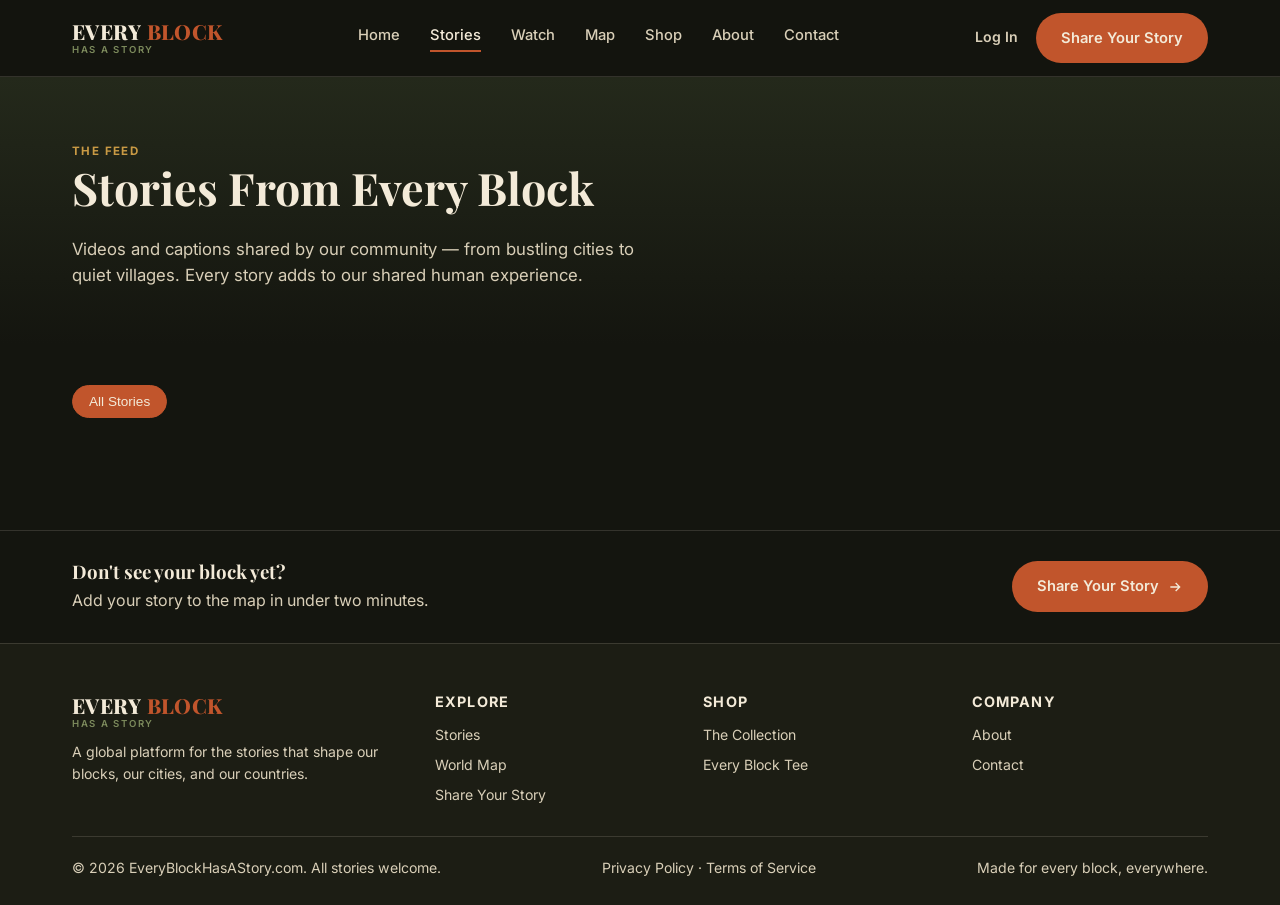
<file: stories.html>
<!DOCTYPE html>
<html lang="en">
<head>
<meta charset="UTF-8">
<meta name="viewport" content="width=device-width, initial-scale=1.0">
<title>Stories — Every Block Has a Story</title>
<meta name="description" content="Browse real stories shared by people about their block, neighborhood, and city.">
<meta property="og:type" content="website">
<meta property="og:site_name" content="Every Block Has a Story">
<meta property="og:title" content="Stories — Every Block Has a Story">
<meta property="og:description" content="Browse real stories shared by people about their block, neighborhood, and city.">
<meta property="og:image" content="https://everblockhasastory2-vert.vercel.app/shirt-photo-ai.png">
<meta property="og:url" content="https://everblockhasastory2-vert.vercel.app/stories.html">
<meta name="twitter:card" content="summary_large_image">
<meta name="twitter:title" content="Stories — Every Block Has a Story">
<meta name="twitter:description" content="Browse real stories shared by people about their block, neighborhood, and city.">
<meta name="twitter:image" content="https://everblockhasastory2-vert.vercel.app/shirt-photo-ai.png">
<link rel="preconnect" href="https://fonts.googleapis.com">
<link href="https://fonts.googleapis.com/css2?family=Playfair+Display:wght@700;800&family=Inter:wght@400;500;600;700&display=swap" rel="stylesheet">
<link rel="stylesheet" href="style.css">
</head>
<body>

<header class="site-header">
  <div class="container">
    <a href="index.html" class="logo">
      <span class="logo-main"><span>EVERY</span> <span>BLOCK</span></span>
      <span class="logo-tag">HAS A STORY</span>
    </a>
    <nav class="main-nav">
      <a href="index.html">Home</a>
      <a href="stories.html" class="active">Stories</a>
      <a href="feed.html">Watch</a>
      <a href="map.html">Map</a>
      <a href="shop.html">Shop</a>
      <a href="about.html">About</a>
      <a href="contact.html">Contact</a>
    </nav>
    <div class="header-actions">
      <a href="search.html" class="nav-search-link" aria-label="Search profiles" title="Search profiles">
        <svg width="20" height="20" viewBox="0 0 24 24" fill="none" stroke="currentColor" stroke-width="2"><circle cx="11" cy="11" r="7"/><path d="m21 21-4.3-4.3"/></svg>
      </a>
      <a href="account.html" class="nav-account-link" id="nav-account-link">Log In</a>
      <a href="share.html" class="btn btn-primary"><span class="long">Share Your Story</span><span class="short">Share</span></a>
      <button class="nav-toggle" aria-label="Toggle menu">
        <svg width="24" height="24" viewBox="0 0 24 24" fill="none" stroke="currentColor" stroke-width="2"><path d="M3 6h18M3 12h18M3 18h18"/></svg>
      </button>
    </div>
  </div>
</header>

<section class="page-hero">
  <div class="container">
    <span class="eyebrow">The Feed</span>
    <h1>Stories From Every Block</h1>
    <p>Videos and captions shared by our community — from bustling cities to quiet villages. Every story adds to our shared human experience.</p>
  </div>
</section>

<section class="section section-dark" style="padding-top:40px;">
  <div class="container">
    <div class="filter-bar">
      <button class="chip active" data-filter="all">All Stories</button>
    </div>
    <div class="story-grid" data-story-grid></div>
  </div>
</section>

<div class="footer-cta">
  <div class="container">
    <div>
      <h3 style="margin:0;">Don't see your block yet?</h3>
      <p style="margin:6px 0 0; color:var(--cream-dim);">Add your story to the map in under two minutes.</p>
    </div>
    <a href="share.html" class="btn btn-primary">Share Your Story
      <svg width="16" height="16" viewBox="0 0 24 24" fill="none" stroke="currentColor" stroke-width="2"><path d="M5 12h14M13 6l6 6-6 6"/></svg>
    </a>
  </div>
</div>

<footer class="site-footer">
  <div class="container">
    <div class="footer-grid">
      <div>
        <div class="logo" style="margin-bottom:12px;">
          <span class="logo-main"><span>EVERY</span> <span>BLOCK</span></span>
          <span class="logo-tag">HAS A STORY</span>
        </div>
        <p>A global platform for the stories that shape our blocks, our cities, and our countries.</p>
      </div>
      <div>
        <h4>Explore</h4>
        <ul>
          <li><a href="stories.html">Stories</a></li>
          <li><a href="map.html">World Map</a></li>
          <li><a href="share.html">Share Your Story</a></li>
        </ul>
      </div>
      <div>
        <h4>Shop</h4>
        <ul>
          <li><a href="shop.html">The Collection</a></li>
          <li><a href="shop.html">Every Block Tee</a></li>
        </ul>
      </div>
      <div>
        <h4>Company</h4>
        <ul>
          <li><a href="about.html">About</a></li>
          <li><a href="contact.html">Contact</a></li>
        </ul>
      </div>
    </div>
    <div class="footer-bottom">
      <span>© 2026 EveryBlockHasAStory.com. All stories welcome.</span>
      <span><a href="privacy.html" style="color:inherit;">Privacy Policy</a> · <a href="terms.html" style="color:inherit;">Terms of Service</a></span>
      <span>Made for every block, everywhere.</span>
    </div>
  </div>
</footer>

<script src="script.js"></script>
</body>
</html>
</file>
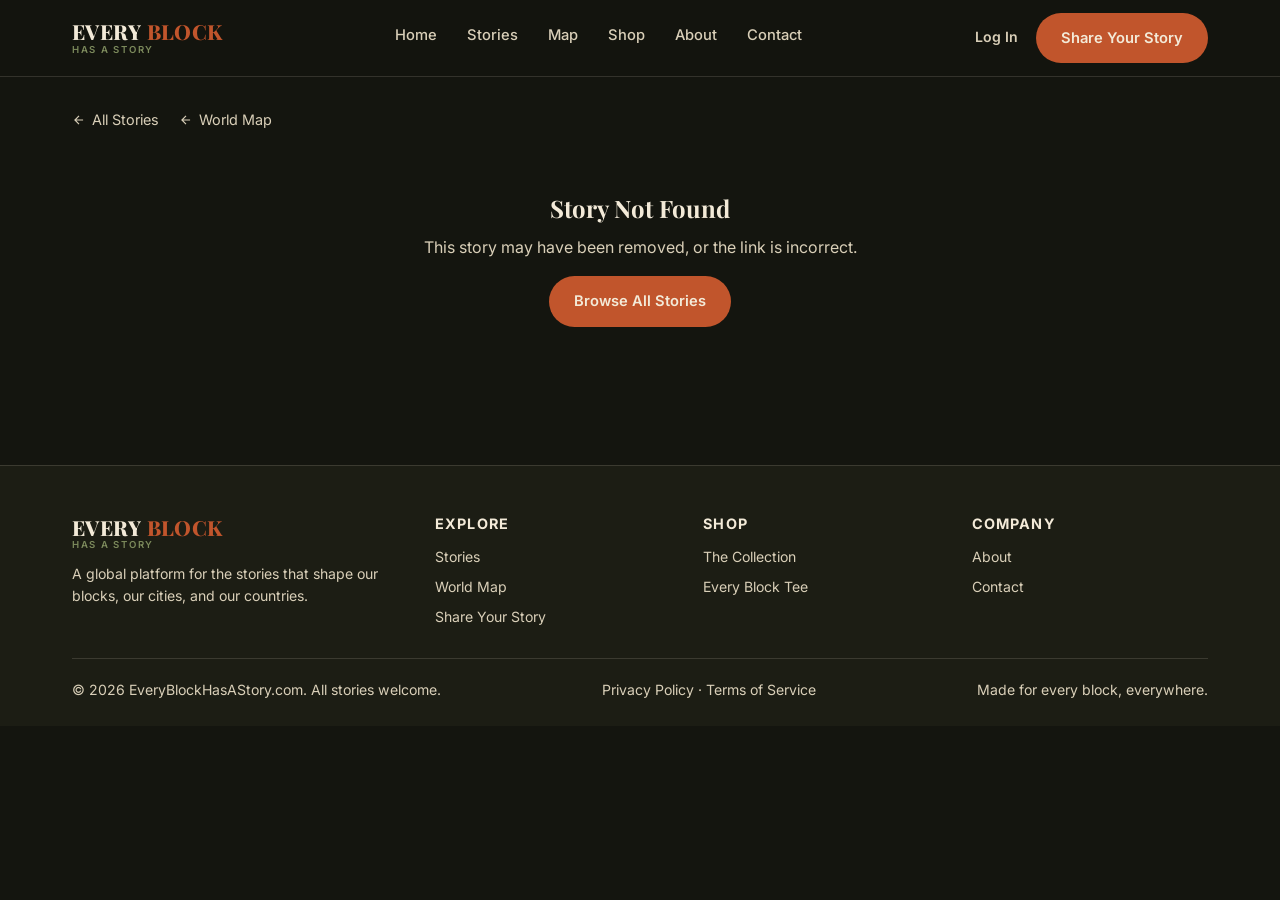
<file: story.html>
<!DOCTYPE html>
<html lang="en">
<head>
<meta charset="UTF-8">
<meta name="viewport" content="width=device-width, initial-scale=1.0">
<title>Story — Every Block Has a Story</title>
<meta name="description" content="A real story from a real block, shared on Every Block Has a Story.">
<meta property="og:type" content="video.other">
<meta property="og:site_name" content="Every Block Has a Story">
<meta property="og:title" content="Story — Every Block Has a Story">
<meta property="og:description" content="A real story from a real block, shared on Every Block Has a Story.">
<meta property="og:image" content="https://everblockhasastory2-vert.vercel.app/shirt-photo-ai.png">
<meta property="og:url" content="https://everblockhasastory2-vert.vercel.app/story.html">
<meta name="twitter:card" content="summary_large_image">
<meta name="twitter:title" content="Story — Every Block Has a Story">
<meta name="twitter:description" content="A real story from a real block, shared on Every Block Has a Story.">
<meta name="twitter:image" content="https://everblockhasastory2-vert.vercel.app/shirt-photo-ai.png">
<link rel="preconnect" href="https://fonts.googleapis.com">
<link href="https://fonts.googleapis.com/css2?family=Playfair+Display:wght@700;800&family=Inter:wght@400;500;600;700&display=swap" rel="stylesheet">
<link rel="stylesheet" href="style.css">
</head>
<body>

<header class="site-header">
  <div class="container">
    <a href="index.html" class="logo">
      <span class="logo-main"><span>EVERY</span> <span>BLOCK</span></span>
      <span class="logo-tag">HAS A STORY</span>
    </a>
    <nav class="main-nav">
      <a href="index.html">Home</a>
      <a href="stories.html">Stories</a>
      <a href="map.html">Map</a>
      <a href="shop.html">Shop</a>
      <a href="about.html">About</a>
      <a href="contact.html">Contact</a>
    </nav>
    <div class="header-actions">
      <a href="search.html" class="nav-search-link" aria-label="Search profiles" title="Search profiles">
        <svg width="20" height="20" viewBox="0 0 24 24" fill="none" stroke="currentColor" stroke-width="2"><circle cx="11" cy="11" r="7"/><path d="m21 21-4.3-4.3"/></svg>
      </a>
      <a href="account.html" class="nav-account-link" id="nav-account-link">Log In</a>
      <a href="share.html" class="btn btn-primary"><span class="long">Share Your Story</span><span class="short">Share</span></a>
      <button class="nav-toggle" aria-label="Toggle menu">
        <svg width="24" height="24" viewBox="0 0 24 24" fill="none" stroke="currentColor" stroke-width="2"><path d="M3 6h18M3 12h18M3 18h18"/></svg>
      </button>
    </div>
  </div>
</header>

<section class="section section-dark" style="padding-top:32px; padding-bottom:0;">
  <div class="container">
    <div style="display:flex; gap:20px; margin-bottom:24px; font-size:0.9rem;">
      <a href="stories.html" style="color:var(--cream-dim); display:flex; align-items:center; gap:6px;">
        <svg width="14" height="14" viewBox="0 0 24 24" fill="none" stroke="currentColor" stroke-width="2"><path d="M19 12H5M12 19l-7-7 7-7"/></svg>
        All Stories
      </a>
      <a href="map.html" style="color:var(--cream-dim); display:flex; align-items:center; gap:6px;">
        <svg width="14" height="14" viewBox="0 0 24 24" fill="none" stroke="currentColor" stroke-width="2"><path d="M19 12H5M12 19l-7-7 7-7"/></svg>
        World Map
      </a>
    </div>
  </div>
</section>

<section id="story-found" class="section section-dark" style="padding-top:0; display:none;">
  <div class="container two-col" style="align-items:flex-start;">
    <div>
      <div id="story-media" class="story-media-fallback" style="position:relative; aspect-ratio:4/5; border-radius:var(--radius); display:flex; align-items:center; justify-content:center; box-shadow:var(--shadow); overflow:hidden;">
        <span id="story-media-icon" class="play-badge" style="position:static; width:56px; height:56px;">
          <svg width="22" height="22" viewBox="0 0 24 24" fill="currentColor"><path d="M8 5v14l11-7z"/></svg>
        </span>
        <iframe id="story-video" style="display:none; width:100%; height:100%; border:none;" allow="accelerometer; gyroscope; autoplay; encrypted-media; picture-in-picture;" allowfullscreen></iframe>
      </div>
      <div id="story-photo-gallery" style="display:none; grid-template-columns:repeat(auto-fill,minmax(120px,1fr)); gap:8px; margin-top:12px;"></div>
    </div>
    <div>
      <span class="story-loc" id="story-loc" style="position:static; display:inline-flex;"></span>
      <h1 id="story-title" style="margin-top:16px; font-size:2rem;"></h1>
      <div class="story-user" style="margin-bottom:16px; font-size:0.95rem;">
        <span class="avatar" id="story-avatar"></span>
        <a id="story-author-link" href="#" style="color:inherit; text-decoration:none;"><span id="story-author"></span></a>
        <span id="story-views" style="margin-left:auto; color:var(--cream-dim); font-size:0.85rem; display:flex; align-items:center; gap:4px;"></span>
      </div>
      <div id="story-engagement" style="display:flex; gap:10px; margin-bottom:22px; flex-wrap:wrap;">
        <button type="button" id="like-btn" class="btn btn-outline" style="padding:8px 16px; font-size:0.85rem; display:flex; align-items:center; gap:6px;">
          <span id="like-icon"></span> <span id="like-count">0</span>
        </button>
        <button type="button" id="save-btn" class="btn btn-outline" style="padding:8px 16px; font-size:0.85rem; display:flex; align-items:center; gap:6px;">
          <span id="save-icon"></span> Save
        </button>
        <button type="button" id="share-btn" class="btn btn-outline" style="padding:8px 16px; font-size:0.85rem; display:flex; align-items:center; gap:6px;">
          <span id="share-icon"></span> Share <span id="share-count">0</span>
        </button>
        <button type="button" id="report-story-btn" class="btn btn-outline" style="padding:8px 16px; font-size:0.85rem; display:flex; align-items:center; gap:6px;">
          <span id="report-icon"></span> Report
        </button>
      </div>
      <p id="story-body" style="color:var(--cream-dim); font-size:1.05rem; line-height:1.7;"></p>
      <div class="info-box" style="margin-top:24px;">
        Want your block on the map? <a href="share.html" style="color:var(--orange); font-weight:600;">Share your own story</a>.
      </div>
    </div>
  </div>
</section>

<section id="story-comments-section" class="section section-dark" style="padding-top:10px; display:none;">
  <div class="container" style="max-width:820px;">
    <h2 style="font-size:1.4rem; margin-bottom:20px;">Comments</h2>

    <div id="comments-list" style="display:flex; flex-direction:column; gap:16px; margin-bottom:24px;"></div>
    <p id="comments-empty" style="color:var(--cream-dim); display:none;">No comments yet — be the first.</p>

    <div id="comment-form-logged-in" style="display:none;">
      <div class="field">
        <textarea id="comment-input" placeholder="Add a comment…" style="min-height:70px;"></textarea>
      </div>
      <button type="button" id="comment-submit-btn" class="btn btn-primary">Post Comment</button>
    </div>
    <div id="comment-form-logged-out" class="info-box" style="display:none;">
      <a href="account.html" style="color:var(--orange); font-weight:600;">Log in</a> to leave a comment.
    </div>
  </div>
</section>

<section id="story-not-found" class="section section-dark" style="padding-top:0; display:none;">
  <div class="container" style="text-align:center; padding:40px 0 60px;">
    <h1>Story Not Found</h1>
    <p style="color:var(--cream-dim);">This story may have been removed, or the link is incorrect.</p>
    <a href="stories.html" class="btn btn-primary">Browse All Stories</a>
  </div>
</section>

<footer class="site-footer">
  <div class="container">
    <div class="footer-grid">
      <div>
        <div class="logo" style="margin-bottom:12px;">
          <span class="logo-main"><span>EVERY</span> <span>BLOCK</span></span>
          <span class="logo-tag">HAS A STORY</span>
        </div>
        <p>A global platform for the stories that shape our blocks, our cities, and our countries.</p>
      </div>
      <div>
        <h4>Explore</h4>
        <ul>
          <li><a href="stories.html">Stories</a></li>
          <li><a href="map.html">World Map</a></li>
          <li><a href="share.html">Share Your Story</a></li>
        </ul>
      </div>
      <div>
        <h4>Shop</h4>
        <ul>
          <li><a href="shop.html">The Collection</a></li>
          <li><a href="shop.html">Every Block Tee</a></li>
        </ul>
      </div>
      <div>
        <h4>Company</h4>
        <ul>
          <li><a href="about.html">About</a></li>
          <li><a href="contact.html">Contact</a></li>
        </ul>
      </div>
    </div>
    <div class="footer-bottom">
      <span>© 2026 EveryBlockHasAStory.com. All stories welcome.</span>
      <span><a href="privacy.html" style="color:inherit;">Privacy Policy</a> · <a href="terms.html" style="color:inherit;">Terms of Service</a></span>
      <span>Made for every block, everywhere.</span>
    </div>
  </div>
</footer>

<script src="script.js"></script>
<script>
  (async function () {
    const params = new URLSearchParams(window.location.search);
    const story = await API.getStory(params.get("id"));
    const foundEl = document.getElementById("story-found");
    const notFoundEl = document.getElementById("story-not-found");

    if (!story || story.error) {
      notFoundEl.style.display = "block";
      return;
    }

    document.title = story.title + " — Every Block Has a Story";

    const mediaEl = document.getElementById("story-media");
    const iconEl = document.getElementById("story-media-icon");
    const videoEl = document.getElementById("story-video");

    const photoUrls = Array.isArray(story.photoUrls) ? story.photoUrls : [];
    const isBlog = story.postType === "blog";
    if (isBlog) {
      const twoCol = foundEl.querySelector(".two-col");
      if (twoCol) {
        twoCol.style.display = "block";
        twoCol.style.maxWidth = "760px";
      }
      const mediaCol = mediaEl.parentElement;
      if (mediaCol) mediaCol.style.marginBottom = "28px";
      const og = document.querySelector('meta[property="og:type"]');
      if (og) og.setAttribute("content", "article");
    }
    if (story.videoUrl) {
      mediaEl.style.background = story.thumbnailUrl
        ? `#000 url('${story.thumbnailUrl}') center / cover no-repeat`
        : "#000";
      iconEl.style.display = "none";
      videoEl.src = story.videoUrl;
      videoEl.style.display = "block";
    } else if (photoUrls.length) {
      iconEl.style.display = "none";
      mediaEl.style.aspectRatio = isBlog ? "16/9" : "4/5";
      mediaEl.style.background = `#f3ead8 url('${photoUrls[0]}') center / cover no-repeat`;
      const galleryEl = document.getElementById("story-photo-gallery");
      if (galleryEl && photoUrls.length > 1) {
        galleryEl.style.display = "grid";
        galleryEl.innerHTML = photoUrls.slice(1).map((url) =>
          `<div style="aspect-ratio:1; border-radius:8px; overflow:hidden; background:#f3ead8 url('${url}') center / cover no-repeat;"></div>`
        ).join("");
      }
    } else if (isBlog) {
      mediaEl.style.display = "none";
    } else {
      mediaEl.style.background =
        "linear-gradient(135deg, hsl(" + (story.hue || 30) + " 45% 22%), var(--ink-soft))";
    }

    document.getElementById("story-loc").innerHTML = pinIcon() + " " + escapeHtml(story.location || "");
    document.getElementById("story-title").textContent = story.title || "Untitled Story";
    document.getElementById("story-author").textContent = story.author || "Anonymous";
    const authorLink = document.getElementById("story-author-link");
    if (authorLink) {
      authorLink.href = story.profileId ? "profile.html?id=" + encodeURIComponent(story.profileId) : "#";
    }
    const initials = (story.author || "?").split(" ").map((p) => p[0]).slice(0, 2).join("");
    document.getElementById("story-avatar").textContent = initials;
    const storyBodyEl = document.getElementById("story-body");
    storyBodyEl.textContent = story.body || story.caption || "";
    storyBodyEl.style.whiteSpace = "pre-wrap";
    if (isBlog) { storyBodyEl.style.color = "var(--cream)"; storyBodyEl.style.fontSize = "1.15rem"; storyBodyEl.style.lineHeight = "1.85"; }
    const storyViewsEl = document.getElementById("story-views");
    if (storyViewsEl) {
      const viewCount = story.viewCount || 0;
      storyViewsEl.innerHTML = eyeIcon() + " " + formatCount(viewCount) + (viewCount === 1 ? " view" : " views");
    }

    foundEl.style.display = "block";

    // Comments + likes/saves/shares only apply to real posted stories
    // (id looks like "v_<uuid>").
    const realId = String(story.id).startsWith("v_") ? String(story.id).slice(2) : null;
    if (realId) {
      recordStoryView(realId);
      initStoryComments(realId);
      initStoryEngagement(realId, story);
      const reportIconEl = document.getElementById("report-icon");
      if (reportIconEl) reportIconEl.innerHTML = flagIcon();
      const reportBtn = document.getElementById("report-story-btn");
      if (reportBtn) reportBtn.addEventListener("click", () => openReportModal("video", realId));
    } else {
      const engagementEl = document.getElementById("story-engagement");
      if (engagementEl) engagementEl.style.display = "none";
    }
  })();
</script>
</body>
</html>
</file>
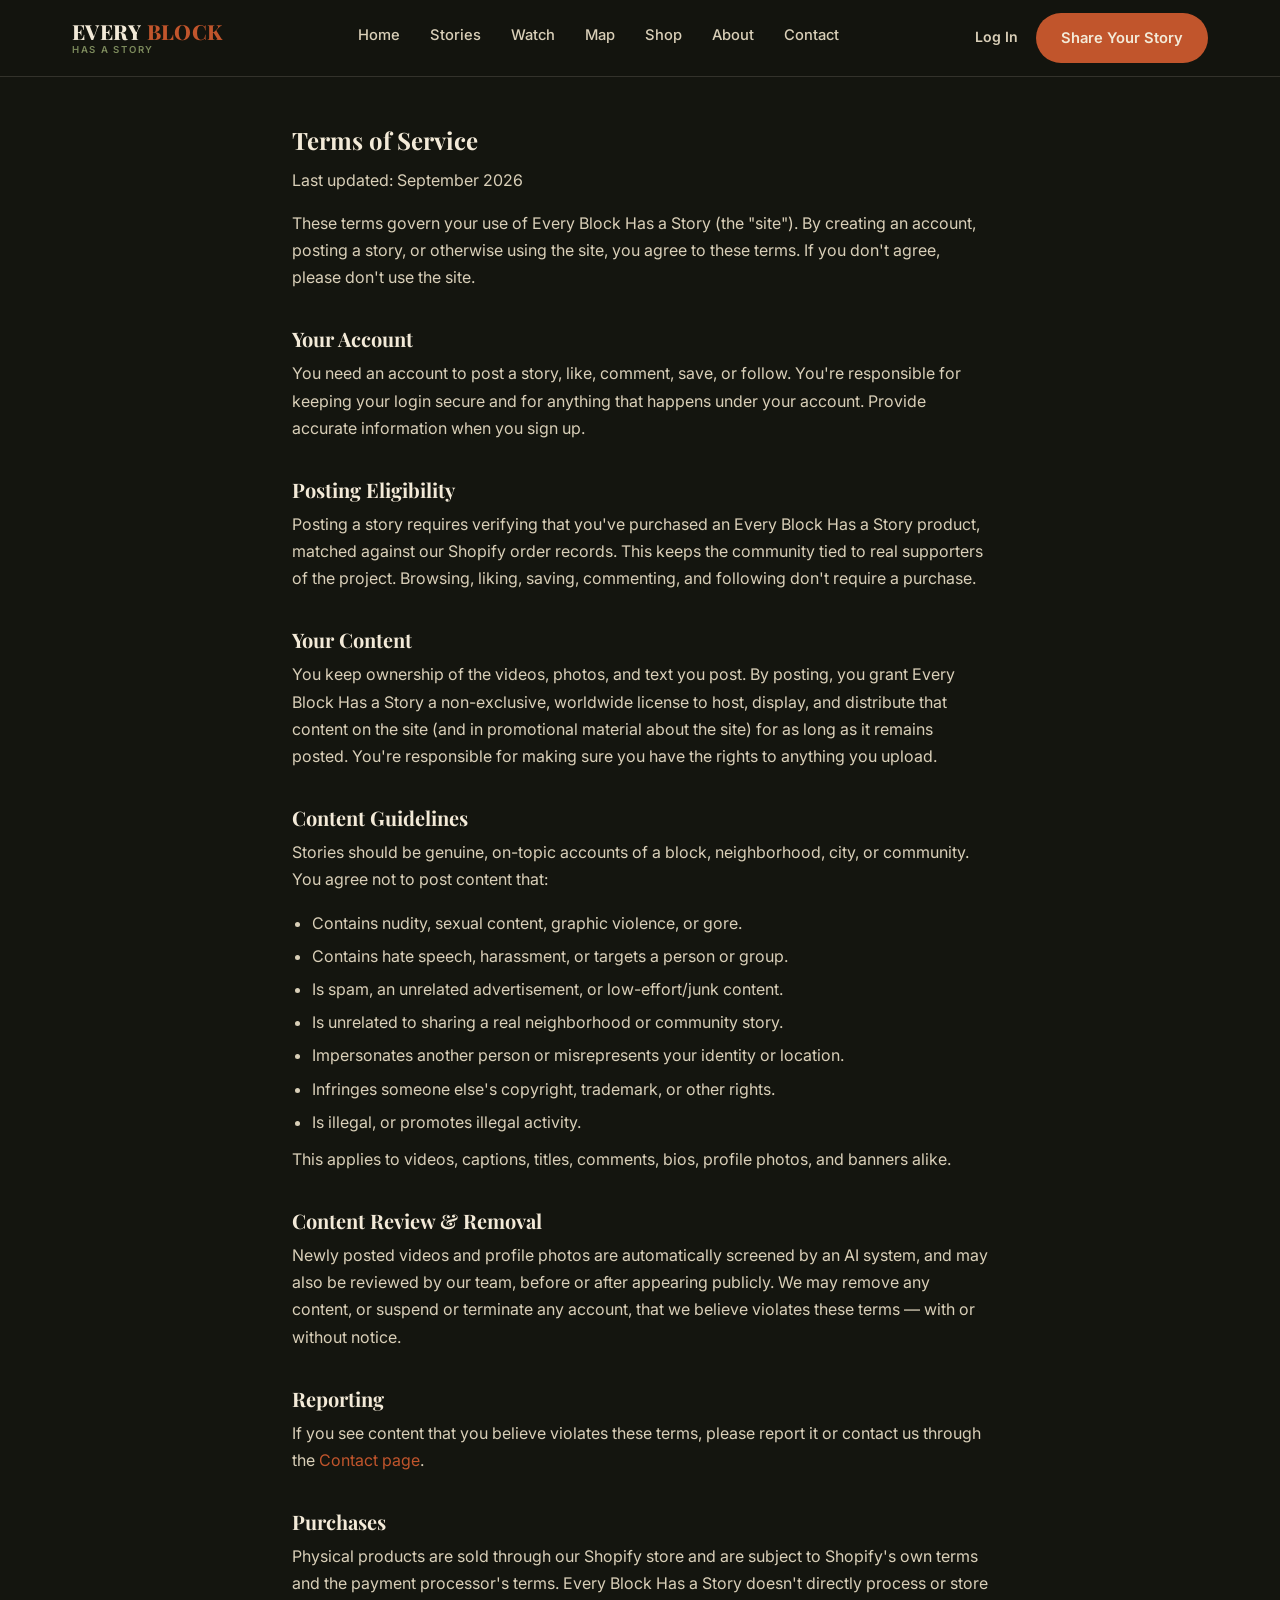
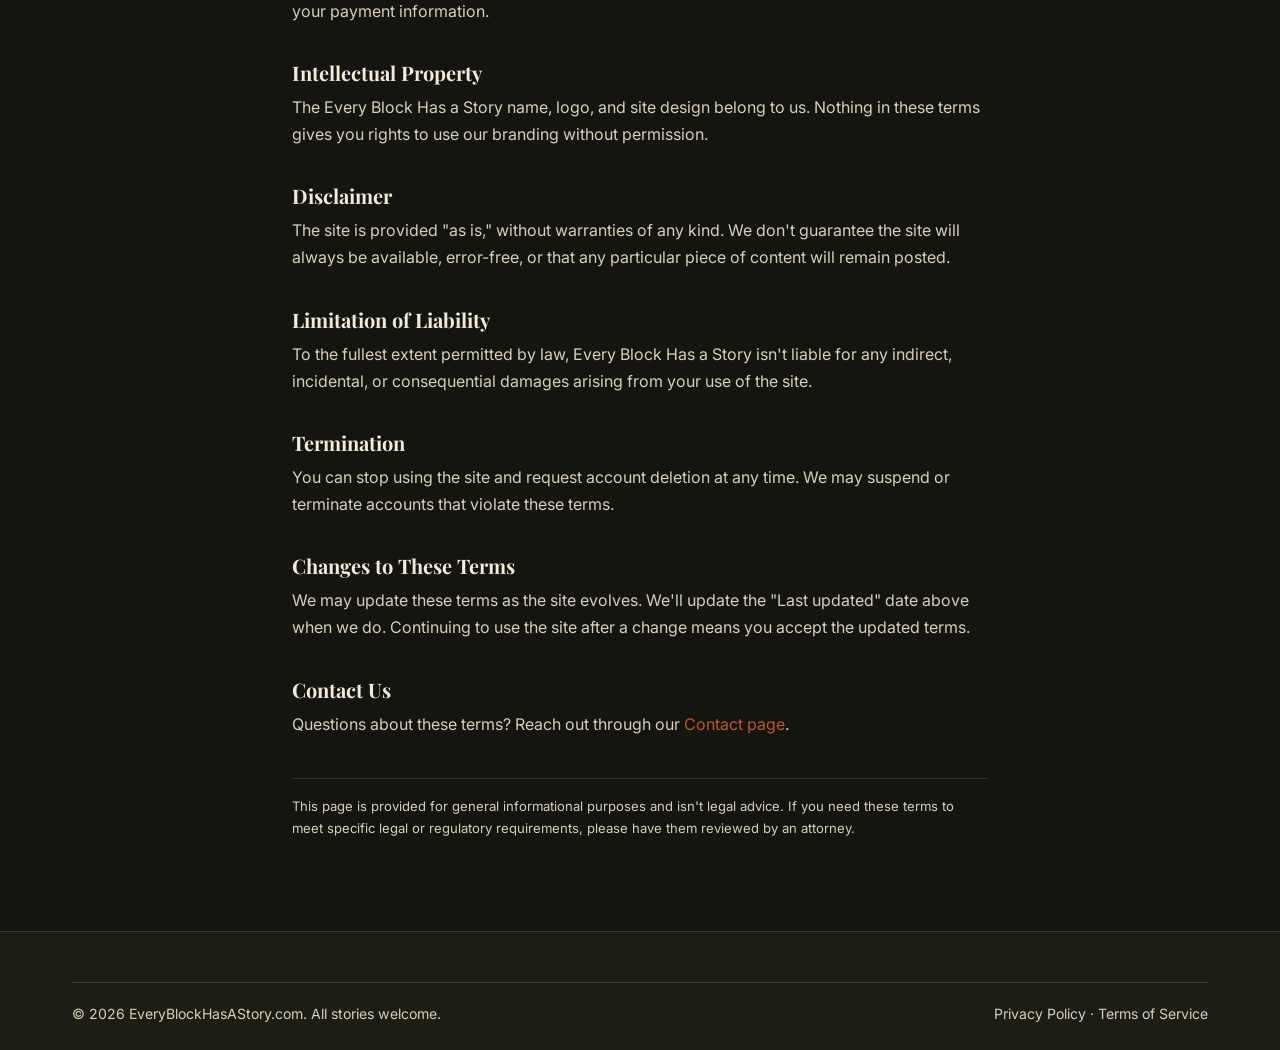
<file: terms.html>
<!DOCTYPE html>
<html lang="en">
<head>
<meta charset="UTF-8">
<meta name="viewport" content="width=device-width, initial-scale=1.0">
<title>Terms of Service — Every Block Has a Story</title>
<meta name="description" content="The terms that govern using Every Block Has a Story.">
<meta property="og:type" content="website">
<meta property="og:site_name" content="Every Block Has a Story">
<meta property="og:title" content="Terms of Service — Every Block Has a Story">
<meta property="og:description" content="The terms that govern using Every Block Has a Story.">
<meta property="og:image" content="https://everblockhasastory2-vert.vercel.app/shirt-photo-ai.png">
<meta property="og:url" content="https://everblockhasastory2-vert.vercel.app/terms.html">
<meta name="twitter:card" content="summary_large_image">
<meta name="twitter:title" content="Terms of Service — Every Block Has a Story">
<meta name="twitter:description" content="The terms that govern using Every Block Has a Story.">
<meta name="twitter:image" content="https://everblockhasastory2-vert.vercel.app/shirt-photo-ai.png">
<link rel="preconnect" href="https://fonts.googleapis.com">
<link href="https://fonts.googleapis.com/css2?family=Playfair+Display:wght@700;800&family=Inter:wght@400;500;600;700&display=swap" rel="stylesheet">
<link rel="stylesheet" href="style.css">
<style>
  .legal-content h2 { font-size: 1.25rem; margin-top: 36px; margin-bottom: 10px; }
  .legal-content p, .legal-content li { color: var(--cream-dim); line-height: 1.7; }
  .legal-content ul { padding-left: 20px; margin: 10px 0; }
  .legal-content li { margin-bottom: 6px; }
  .legal-content strong { color: var(--cream); }
</style>
</head>
<body>

<header class="site-header">
  <div class="container">
    <a href="index.html" class="logo">
      <span class="logo-main"><span>EVERY</span> <span>BLOCK</span></span>
      <span class="logo-tag">HAS A STORY</span>
    </a>
    <nav class="main-nav">
      <a href="index.html">Home</a>
      <a href="stories.html">Stories</a>
      <a href="feed.html">Watch</a>
      <a href="map.html">Map</a>
      <a href="shop.html">Shop</a>
      <a href="about.html">About</a>
      <a href="contact.html">Contact</a>
    </nav>
    <div class="header-actions">
      <a href="search.html" class="nav-search-link" aria-label="Search profiles" title="Search profiles">
        <svg width="20" height="20" viewBox="0 0 24 24" fill="none" stroke="currentColor" stroke-width="2"><circle cx="11" cy="11" r="7"/><path d="m21 21-4.3-4.3"/></svg>
      </a>
      <a href="account.html" class="nav-account-link" id="nav-account-link">Log In</a>
      <a href="share.html" class="btn btn-primary"><span class="long">Share Your Story</span><span class="short">Share</span></a>
      <button class="nav-toggle" aria-label="Toggle menu">
        <svg width="24" height="24" viewBox="0 0 24 24" fill="none" stroke="currentColor" stroke-width="2"><path d="M3 6h18M3 12h18M3 18h18"/></svg>
      </button>
    </div>
  </div>
</header>

<section class="section section-dark" style="padding-top:50px;">
  <div class="container legal-content" style="max-width:760px;">
    <h1>Terms of Service</h1>
    <p style="color:var(--cream-dim);">Last updated: September 2026</p>

    <p>These terms govern your use of Every Block Has a Story (the "site"). By creating an account, posting a story, or otherwise using the site, you agree to these terms. If you don't agree, please don't use the site.</p>

    <h2>Your Account</h2>
    <p>You need an account to post a story, like, comment, save, or follow. You're responsible for keeping your login secure and for anything that happens under your account. Provide accurate information when you sign up.</p>

    <h2>Posting Eligibility</h2>
    <p>Posting a story requires verifying that you've purchased an Every Block Has a Story product, matched against our Shopify order records. This keeps the community tied to real supporters of the project. Browsing, liking, saving, commenting, and following don't require a purchase.</p>

    <h2>Your Content</h2>
    <p>You keep ownership of the videos, photos, and text you post. By posting, you grant Every Block Has a Story a non-exclusive, worldwide license to host, display, and distribute that content on the site (and in promotional material about the site) for as long as it remains posted. You're responsible for making sure you have the rights to anything you upload.</p>

    <h2>Content Guidelines</h2>
    <p>Stories should be genuine, on-topic accounts of a block, neighborhood, city, or community. You agree not to post content that:</p>
    <ul>
      <li>Contains nudity, sexual content, graphic violence, or gore.</li>
      <li>Contains hate speech, harassment, or targets a person or group.</li>
      <li>Is spam, an unrelated advertisement, or low-effort/junk content.</li>
      <li>Is unrelated to sharing a real neighborhood or community story.</li>
      <li>Impersonates another person or misrepresents your identity or location.</li>
      <li>Infringes someone else's copyright, trademark, or other rights.</li>
      <li>Is illegal, or promotes illegal activity.</li>
    </ul>
    <p>This applies to videos, captions, titles, comments, bios, profile photos, and banners alike.</p>

    <h2>Content Review &amp; Removal</h2>
    <p>Newly posted videos and profile photos are automatically screened by an AI system, and may also be reviewed by our team, before or after appearing publicly. We may remove any content, or suspend or terminate any account, that we believe violates these terms — with or without notice.</p>

    <h2>Reporting</h2>
    <p>If you see content that you believe violates these terms, please report it or contact us through the <a href="contact.html" style="color:var(--orange);">Contact page</a>.</p>

    <h2>Purchases</h2>
    <p>Physical products are sold through our Shopify store and are subject to Shopify's own terms and the payment processor's terms. Every Block Has a Story doesn't directly process or store your payment information.</p>

    <h2>Intellectual Property</h2>
    <p>The Every Block Has a Story name, logo, and site design belong to us. Nothing in these terms gives you rights to use our branding without permission.</p>

    <h2>Disclaimer</h2>
    <p>The site is provided "as is," without warranties of any kind. We don't guarantee the site will always be available, error-free, or that any particular piece of content will remain posted.</p>

    <h2>Limitation of Liability</h2>
    <p>To the fullest extent permitted by law, Every Block Has a Story isn't liable for any indirect, incidental, or consequential damages arising from your use of the site.</p>

    <h2>Termination</h2>
    <p>You can stop using the site and request account deletion at any time. We may suspend or terminate accounts that violate these terms.</p>

    <h2>Changes to These Terms</h2>
    <p>We may update these terms as the site evolves. We'll update the "Last updated" date above when we do. Continuing to use the site after a change means you accept the updated terms.</p>

    <h2>Contact Us</h2>
    <p>Questions about these terms? Reach out through our <a href="contact.html" style="color:var(--orange);">Contact page</a>.</p>

    <p style="margin-top:40px; font-size:0.82rem; color:var(--cream-dim); border-top:1px solid var(--line); padding-top:16px;">This page is provided for general informational purposes and isn't legal advice. If you need these terms to meet specific legal or regulatory requirements, please have them reviewed by an attorney.</p>
  </div>
</section>

<footer class="site-footer">
  <div class="container">
    <div class="footer-bottom">
      <span>© 2026 EveryBlockHasAStory.com. All stories welcome.</span>
      <span><a href="privacy.html" style="color:inherit;">Privacy Policy</a> · <a href="terms.html" style="color:inherit;">Terms of Service</a></span>
    </div>
  </div>
</footer>

<script src="script.js"></script>
</body>
</html>
</file>
<file: style.css>
/* Every Block Has a Story — shared styles */

:root {
  --ink: #14150f;
  --ink-soft: #1c1d14;
  --panel: #21221a;
  --cream: #f3ead8;
  --cream-dim: #d9cfb8;
  --paper: #f1e8d7;
  --paper-alt: #e9dfc9;
  --orange: #c1552c;
  --orange-dark: #9c4322;
  --olive: #56643d;
  --olive-light: #7c8a5c;
  --gold: #c99a44;
  --line: rgba(243, 234, 216, 0.14);
  --shadow: 0 12px 30px rgba(0, 0, 0, 0.35);
  --radius: 14px;
  --serif: "Playfair Display", Georgia, "Times New Roman", serif;
  --sans: "Inter", -apple-system, BlinkMacSystemFont, "Segoe UI", sans-serif;
}

* { box-sizing: border-box; }

html { scroll-behavior: smooth; }

body {
  margin: 0;
  font-family: var(--sans);
  background: var(--ink);
  color: var(--cream);
  line-height: 1.55;
  -webkit-font-smoothing: antialiased;
}

img { max-width: 100%; display: block; }

a { color: inherit; text-decoration: none; }

h1, h2, h3, h4 {
  font-family: var(--serif);
  font-weight: 700;
  margin: 0 0 0.5em;
  line-height: 1.15;
}

p { margin: 0 0 1em; }

.container {
  max-width: 1200px;
  margin: 0 auto;
  padding: 0 32px;
}

.eyebrow {
  text-transform: uppercase;
  letter-spacing: 0.12em;
  font-size: 0.72rem;
  font-weight: 700;
  color: var(--gold);
}

/* Buttons */
.btn {
  display: inline-flex;
  align-items: center;
  gap: 8px;
  padding: 13px 24px;
  border-radius: 999px;
  font-weight: 600;
  font-size: 0.92rem;
  border: 1px solid transparent;
  cursor: pointer;
  transition: transform 0.15s ease, background 0.15s ease, border-color 0.15s ease;
  white-space: nowrap;
}
.btn:hover { transform: translateY(-1px); }

.btn-primary {
  background: var(--orange);
  color: var(--cream);
}
.btn-primary:hover { background: var(--orange-dark); }

.btn-outline {
  background: transparent;
  color: var(--cream);
  border-color: rgba(243, 234, 216, 0.4);
}
.btn-outline:hover { border-color: var(--cream); background: rgba(243,234,216,0.06); }
.btn-outline.engagement-active { border-color: var(--orange); color: var(--orange); }

.verified-pill {
  display: inline-flex;
  align-items: center;
  gap: 6px;
  padding: 5px 12px;
  border-radius: 999px;
  font-size: 0.8rem;
  font-weight: 600;
  background: rgba(157, 176, 122, 0.15);
  color: #9db07a;
  border: 1px solid rgba(157, 176, 122, 0.35);
}
.verified-pill.not-verified {
  background: rgba(255,255,255,0.06);
  color: var(--cream-dim);
  border: 1px solid var(--line);
}

.btn-dark {
  background: var(--ink);
  color: var(--cream);
  border-color: rgba(20,21,15,0.2);
}
.btn-dark:hover { background: #000; }

.btn-block { width: 100%; justify-content: center; }

/* Header */
.site-header {
  position: sticky;
  top: 0;
  z-index: 50;
  background: rgba(20, 21, 15, 0.92);
  backdrop-filter: blur(8px);
  border-bottom: 1px solid var(--line);
}
.site-header .container {
  display: flex;
  align-items: center;
  justify-content: space-between;
  height: 76px;
  gap: 24px;
}
.logo {
  font-family: var(--serif);
  font-weight: 800;
  font-size: 1.3rem;
  letter-spacing: 0.02em;
  display: flex;
  flex-direction: column;
  line-height: 1.1;
}
.logo .logo-main span:nth-child(1) { color: var(--cream); }
.logo .logo-main span:nth-child(2) { color: var(--orange); }
.logo .logo-tag {
  font-family: var(--sans);
  font-size: 0.6rem;
  letter-spacing: 0.18em;
  color: var(--olive-light);
  font-weight: 600;
  margin-top: 2px;
}
.main-nav {
  display: flex;
  align-items: center;
  gap: 30px;
  font-size: 0.92rem;
  font-weight: 500;
}
.main-nav a {
  color: var(--cream-dim);
  padding-bottom: 4px;
  border-bottom: 2px solid transparent;
  transition: color 0.15s, border-color 0.15s;
}
.main-nav a:hover, .main-nav a.active {
  color: var(--cream);
  border-color: var(--orange);
}
.header-actions {
  display: flex;
  align-items: center;
  gap: 18px;
}
.lang-toggle {
  width: 38px; height: 38px;
  border-radius: 50%;
  border: 1px solid rgba(243,234,216,0.25);
  display: flex; align-items: center; justify-content: center;
  color: var(--cream-dim);
}
.nav-toggle {
  display: none;
  background: none;
  border: none;
  color: var(--cream);
  cursor: pointer;
}

.header-actions .btn-primary span.short { display: none; }

.nav-account-link {
  color: var(--cream-dim);
  font-size: 0.88rem;
  font-weight: 600;
  white-space: nowrap;
  max-width: 110px;
  overflow: hidden;
  text-overflow: ellipsis;
  border-bottom: 2px solid transparent;
  transition: color 0.15s, border-color 0.15s;
}
.nav-account-link:hover, .nav-account-link.active { color: var(--cream); border-color: var(--orange); }

.nav-search-link {
  display: flex; align-items: center; justify-content: center;
  color: var(--cream-dim);
  transition: color 0.15s;
}
.nav-search-link:hover, .nav-search-link.active { color: var(--orange); }

@media (max-width: 900px) {
  .main-nav { position: absolute; top: 76px; left: 0; right: 0; background: var(--ink-soft); flex-direction: column; padding: 20px 32px; gap: 16px; border-bottom: 1px solid var(--line); display: none; }
  .main-nav.open { display: flex; }
  .nav-toggle { display: block; }
  .header-actions .btn-primary span.long { display: none; }
  .header-actions .btn-primary span.short { display: inline; }
}

/* Hero */
.hero {
  position: relative;
  background: radial-gradient(circle at 75% 20%, #24291b 0%, var(--ink) 55%);
  padding: 70px 0 0;
  overflow: hidden;
}
.hero-grid {
  display: grid;
  grid-template-columns: 1.1fr 1fr;
  gap: 40px;
  align-items: center;
}
.hero-copy .eyebrow { display: block; margin-bottom: 14px; }
.hero-copy h1 {
  font-size: clamp(2.4rem, 5vw, 3.6rem);
  color: var(--cream);
}
.hero-copy p.lead {
  font-size: 1.08rem;
  color: var(--cream-dim);
  max-width: 480px;
}
.hero-actions { display: flex; gap: 14px; margin-top: 26px; flex-wrap: wrap; }

.hero-map {
  position: relative;
  aspect-ratio: 8/5;
  border-radius: var(--radius);
  overflow: hidden;
  background: radial-gradient(ellipse at center, rgba(201,154,68,0.10), transparent 65%), var(--ink-soft);
  box-shadow: inset 0 0 0 1px rgba(243,234,216,0.08), 0 20px 50px rgba(0,0,0,0.45);
}
/* Soft vignette for depth -- darkens the corners a touch so the map
   feels like it has a light source/center rather than a flat fill. */
.hero-map::before {
  content: "";
  position: absolute;
  inset: 0;
  z-index: 2;
  pointer-events: none;
  background: radial-gradient(ellipse at center, transparent 55%, rgba(0,0,0,0.38) 100%);
}
/* Fine paper-grain texture, blended over the map so the flat country
   fills read a little more like a hand-tinted old map than a flat
   vector graphic. Pure CSS (an inline SVG fractal-noise filter as the
   background image) -- no extra image asset to load. */
.hero-map::after {
  content: "";
  position: absolute;
  inset: 0;
  z-index: 3;
  pointer-events: none;
  background-image: url("data:image/svg+xml,%3Csvg xmlns='http://www.w3.org/2000/svg'%3E%3Cfilter id='n'%3E%3CfeTurbulence type='fractalNoise' baseFrequency='0.85' numOctaves='2' stitchTiles='stitch'/%3E%3C/filter%3E%3Crect width='100%25' height='100%25' filter='url(%23n)'/%3E%3C/svg%3E");
  opacity: 0.05;
  mix-blend-mode: overlay;
}
.map-pin::before {
  content: "";
  position: absolute;
  /* Also doubles as the pin's actual tap target: it's invisible outside
     the pulse-ring animation, but it's a real hit-testable box (not
     pointer-events:none like a purely decorative overlay would be), so
     clicking/tapping anywhere in this generously-sized area -- not just
     the small 16px marker itself -- still registers as clicking the pin.
     Centered on the marker's round head rather than its exact pointed
     tip, but at this size it comfortably covers the tip too. */
  top: 50%; left: 50%;
  width: 34px; height: 34px;
  border-radius: 50%;
  transform: translate(-50%, -50%);
  animation: mapPinPulse 2.2s infinite;
  pointer-events: auto;
}
.hero-map svg { width: 100%; height: 100%; }
.worldmap-base {
  display: none;
}
.map-credit {
  position: absolute;
  bottom: 6px;
  right: 10px;
  font-size: 0.6rem;
  color: var(--cream-dim);
  opacity: 0.45;
  letter-spacing: 0.02em;
}
@keyframes mapPinPulse {
  0% { box-shadow: 0 0 0 0 rgba(193,85,44,0.55); }
  70% { box-shadow: 0 0 0 11px rgba(193,85,44,0); }
  100% { box-shadow: 0 0 0 0 rgba(193,85,44,0); }
}
.map-pin {
  position: absolute;
  display: block;
  /* Kept at the original precise 16px for visual accuracy -- the actual
     easier-to-tap hit area lives on ::before below instead of on this
     element itself, so making the marker look bigger/less pinpoint no
     longer has to be the tradeoff for making it easier to click. */
  width: 16px; height: 16px;
  border-radius: 50% 50% 50% 0;
  background: var(--pc, var(--orange));
  border: 2px solid var(--cream);
  /* Pins live inside .map-zoom-layer, so the zoom's own scale() would
     otherwise blow them up along with the map. Countering with a single
     factor of the current zoom (set as --zoom-scale by zoomToBox/
     resetZoom in script.js) keeps a pin at a CONSTANT on-screen size as
     you zoom in/out, instead of growing with the map — or, as a
     previous version of this rule did, shrinking below a tappable size
     the deeper you zoom (it divided by zoom-scale twice, which made
     pins nearly unclickable at high zoom levels). */
  transform: translate(-50%, -100%) rotate(-45deg) scale(calc(1 / var(--zoom-scale, 1)));
  box-shadow: 0 3px 8px rgba(0,0,0,0.45);
  cursor: pointer;
  transition: transform 0.15s ease, box-shadow 0.15s ease;
  pointer-events: auto;
}
.map-pin:hover {
  transform: translate(-50%, -100%) rotate(-45deg) scale(calc(1.25 / var(--zoom-scale, 1)));
  box-shadow: 0 5px 14px rgba(0,0,0,0.6);
}
.map-pin::after {
  content: "";
  position: absolute;
  top: 3px; left: 3px;
  width: 6px; height: 6px;
  border-radius: 50%;
  background: var(--ink);
}

/* Country click-to-zoom (map.html's larger map only) */
.map-zoom-layer {
  position: absolute;
  inset: 0;
  pointer-events: none;
  transform-origin: 0 0;
  transition: transform 0.6s cubic-bezier(0.22, 1, 0.36, 1);
}
/* Grab affordance once zoomed in, and grabbing feedback while an actual
   drag is happening. Extra ancestor classes give these enough
   specificity to win over the plain "pointer" cursor set on clickable
   country/state shapes and pins below. */
.hero-map-interactive.is-zoomed {
  cursor: grab;
}
.hero-map-interactive.is-zoomed .country-hit-layer .country-hit,
.hero-map-interactive.is-zoomed .map-pin {
  cursor: grab;
}
.hero-map-interactive.is-dragging,
.hero-map-interactive.is-dragging .country-hit-layer .country-hit,
.hero-map-interactive.is-dragging .map-pin {
  cursor: grabbing;
}
/* While actively dragging, track the pointer 1:1 instead of animating
   toward each intermediate position over the usual 0.6s zoom transition. */
.hero-map-interactive.is-dragging .map-zoom-layer {
  transition: none;
}
/* The world map itself: every country and state/province rendered as
   real vector shapes (from world-states.json's real geography) rather
   than a raster/masked background image. This single layer is both the
   visible map and the click/hover hit-layer, so there's nothing else to
   keep in alignment with it. */
.hero-map .country-hit-layer {
  position: absolute;
  inset: 0;
  width: 100%;
  height: 100%;
  pointer-events: none;
}
.country-hit-layer .country-part {
  fill: url(#worldGradient);
  stroke: none;
  pointer-events: auto;
  transition: filter 0.2s ease, stroke 0.2s ease;
}
.country-hit-layer .country-hit {
  cursor: pointer;
}
.country-hit-layer .country-hit:hover .country-part,
.country-hit-layer .country-hit.active .country-part {
  filter: brightness(1.18);
}
/* Once a country is zoomed into, reveal cream borders between its
   states/provinces — the same paths that fill the country just gain a
   stroke; there's no separate overlay layer to keep aligned anymore. */
.country-hit-layer .country-hit.active .country-part {
  stroke: rgba(243, 234, 216, 0.5);
  stroke-width: 0.6;
  vector-effect: non-scaling-stroke;
}
.country-hit-layer .country-hit.active .country-part:hover,
.country-hit-layer .country-hit.active .country-part.active-state {
  filter: brightness(1.45);
}
.country-hit-layer .country-hit:focus-visible {
  outline: 2px solid var(--cream);
  outline-offset: 1px;
}
.map-zoom-reset {
  position: absolute;
  top: 12px;
  right: 12px;
  z-index: 4;
  display: none;
  align-items: center;
  gap: 6px;
  padding: 8px 14px;
  font-size: 0.8rem;
  font-family: var(--sans);
  font-weight: 600;
  border-radius: 8px;
  border: 1px solid rgba(243, 234, 216, 0.35);
  background: rgba(20, 20, 15, 0.75);
  color: var(--cream);
  cursor: pointer;
}
.map-zoom-reset:hover { border-color: var(--cream); }
.hero-map-interactive.is-zoomed .map-zoom-reset { display: inline-flex; }
.hero-tagline {
  position: absolute;
  top: 14px; right: 18px;
  font-family: var(--serif);
  font-style: italic;
  text-align: right;
  color: var(--cream);
  font-size: 0.95rem;
  line-height: 1.5;
  opacity: 0.85;
}

.hero-photo-strip {
  margin-top: 46px;
  display: grid;
  grid-template-columns: repeat(4, 1fr);
  gap: 4px;
  height: 190px;
  overflow: hidden;
}
.hero-photo-strip img {
  width: 100%; height: 100%; object-fit: cover;
  filter: saturate(1.05);
}

/* Section framing */
.section { padding: 78px 0; }
.section-light { background: var(--paper); color: var(--ink); }
.section-dark { background: var(--ink); }
.section-olive { background: var(--olive); color: var(--cream); }
.section-head {
  display: flex;
  justify-content: space-between;
  align-items: flex-end;
  gap: 24px;
  margin-bottom: 36px;
  flex-wrap: wrap;
}
.section-head h2 { font-size: clamp(1.7rem, 3vw, 2.3rem); }
.section-light .section-head p { color: #56513f; max-width: 460px; }

/* Story cards */
.story-grid {
  display: grid;
  grid-template-columns: repeat(4, 1fr);
  gap: 18px;
}
.story-card {
  position: relative;
  border-radius: var(--radius);
  overflow: hidden;
  aspect-ratio: 3/4;
  display: flex;
  flex-direction: column;
  justify-content: flex-end;
  background: #333;
  box-shadow: var(--shadow);
}
.story-card .story-media {
  position: absolute; inset: 0;
  width: 100%; height: 100%;
  object-fit: cover;
}
.story-card .story-media-fallback {
  position: absolute; inset: 0;
  display: flex; align-items: center; justify-content: center;
  background: linear-gradient(135deg, var(--olive), var(--ink-soft));
}
.story-card::after {
  content: "";
  position: absolute; inset: 0;
  background: linear-gradient(180deg, rgba(0,0,0,0) 35%, rgba(10,10,6,0.92) 100%);
}
.story-loc {
  position: absolute;
  top: 12px; left: 12px;
  z-index: 2;
  background: rgba(20,21,15,0.75);
  padding: 5px 10px;
  border-radius: 999px;
  font-size: 0.72rem;
  display: flex;
  align-items: center;
  gap: 5px;
}
.play-badge {
  position: absolute;
  top: 12px; right: 12px;
  z-index: 2;
  width: 34px; height: 34px;
  border-radius: 50%;
  background: rgba(243,234,216,0.9);
  color: var(--ink);
  display: flex; align-items: center; justify-content: center;
}
.story-body {
  position: relative;
  z-index: 2;
  padding: 16px;
}
.story-body h3 { font-size: 1.08rem; margin-bottom: 8px; color: var(--cream); }
.story-user {
  display: flex; align-items: center; gap: 8px;
  font-size: 0.82rem; color: var(--cream-dim);
}
.story-user .avatar {
  width: 24px; height: 24px; border-radius: 50%;
  background: var(--gold);
  display: flex; align-items: center; justify-content: center;
  font-size: 0.7rem; font-weight: 700; color: var(--ink);
}
.carousel-arrow {
  width: 44px; height: 44px; border-radius: 50%;
  background: var(--ink);
  color: var(--cream);
  border: none;
  display: flex; align-items: center; justify-content: center;
  cursor: pointer;
}

/* Translations / bilingual banner */
.speech-cluster { position: relative; height: 220px; }
.bubble {
  position: absolute;
  background: var(--cream);
  color: var(--ink);
  padding: 10px 16px;
  border-radius: 16px;
  font-size: 0.85rem;
  font-weight: 600;
  box-shadow: var(--shadow);
}
.bubble.b1 { top: 0; left: 20px; background: var(--orange); color: var(--cream); }
.bubble.b2 { top: 15px; right: 0; background: var(--olive-light); color: var(--ink); }
.bubble.b3 { bottom: 30px; left: 0; }
.bubble.b4 { bottom: 0; right: 30px; background: var(--orange-dark); color: var(--cream); }
.globe-center {
  position: absolute; left: 50%; top: 50%;
  transform: translate(-50%,-50%);
  width: 130px; height: 130px;
  border-radius: 50%;
  border: 2px dashed rgba(243,234,216,0.4);
  display: flex; align-items: center; justify-content: center;
}

.lang-list { display: flex; flex-direction: column; gap: 10px; font-size: 0.95rem; }
.lang-list a { display: flex; align-items: center; gap: 10px; color: var(--cream-dim); }
.lang-list a:hover { color: var(--cream); }

/* Shop teaser */
.shop-teaser {
  display: grid;
  grid-template-columns: 1fr 1fr 1fr;
  gap: 40px;
  align-items: center;
}
.shirt-frame {
  background: var(--ink);
  border-radius: var(--radius);
  padding: 20px;
  display: flex; align-items: center; justify-content: center;
}
.shirt-photo-frame {
  position: relative;
  width: 100%;
  max-width: 320px;
  background: var(--ink);
  border-radius: 8px;
  overflow: hidden;
}
.shirt-photo-frame img.shirt-photo {
  width: 100%;
  display: block;
}
.shirt-design-overlay {
  position: absolute;
  left: 50%;
  top: 36%;
  width: 40%;
  transform: translate(-50%, 0);
  filter: drop-shadow(0 2px 4px rgba(0,0,0,0.5));
  pointer-events: none;
}
.shirt-design-overlay svg { width: 100%; height: auto; display: block; }
.feature-row { display: flex; align-items: flex-start; gap: 12px; margin-bottom: 18px; }
.feature-icon {
  width: 34px; height: 34px; border-radius: 50%;
  display: flex; align-items: center; justify-content: center;
  flex-shrink: 0;
  color: var(--paper);
  font-size: 0.9rem;
}
.feature-icon.olive { background: var(--olive); }
.feature-icon.orange { background: var(--orange); }
.feature-icon.gold { background: var(--gold); }

/* Footer CTA */
.footer-cta {
  background: var(--ink);
  border-top: 1px solid var(--line);
  padding: 30px 0;
}
.footer-cta .container {
  display: flex;
  justify-content: space-between;
  align-items: center;
  gap: 20px;
  flex-wrap: wrap;
}

footer.site-footer {
  background: var(--ink-soft);
  padding: 50px 0 26px;
  border-top: 1px solid var(--line);
  font-size: 0.88rem;
  color: var(--cream-dim);
}
.footer-grid {
  display: grid;
  grid-template-columns: 1.4fr 1fr 1fr 1fr;
  gap: 32px;
  margin-bottom: 30px;
}
.footer-grid h4 { color: var(--cream); font-size: 0.9rem; font-family: var(--sans); text-transform: uppercase; letter-spacing: 0.08em; margin-bottom: 14px; }
.footer-grid ul { list-style: none; padding: 0; margin: 0; display: flex; flex-direction: column; gap: 8px; }
.footer-grid a:hover { color: var(--cream); }
.footer-bottom {
  border-top: 1px solid var(--line);
  padding-top: 20px;
  display: flex; justify-content: space-between; flex-wrap: wrap; gap: 10px;
}

/* Generic page hero (inner pages) */
.page-hero {
  padding: 60px 0 40px;
  background: linear-gradient(180deg, #24291b 0%, var(--ink) 100%);
  text-align: left;
}
.page-hero .eyebrow { margin-bottom: 10px; }
.page-hero h1 { font-size: clamp(2rem, 4vw, 2.8rem); max-width: 700px; }
.page-hero p { color: var(--cream-dim); max-width: 600px; font-size: 1.05rem; }

/* Filter bar */
.filter-bar {
  display: flex;
  gap: 10px;
  flex-wrap: wrap;
  margin-bottom: 34px;
}
.chip {
  padding: 8px 16px;
  border-radius: 999px;
  border: 1px solid rgba(243,234,216,0.25);
  font-size: 0.85rem;
  cursor: pointer;
  background: transparent;
  color: var(--cream-dim);
}
.chip.active, .chip:hover { background: var(--orange); color: var(--cream); border-color: var(--orange); }

/* Forms */
.form-card {
  background: var(--panel);
  border: 1px solid var(--line);
  border-radius: var(--radius);
  padding: 36px;
  max-width: 620px;
}
.field { margin-bottom: 20px; }
.field label { display: block; font-size: 0.85rem; font-weight: 600; margin-bottom: 8px; color: var(--cream-dim); }
.field input[type="text"],
.field input[type="email"],
.field input[type="password"],
.field select,
.field textarea {
  width: 100%;
  padding: 12px 14px;
  border-radius: 8px;
  border: 1px solid rgba(243,234,216,0.2);
  background: var(--ink);
  color: var(--cream);
  font-family: var(--sans);
  font-size: 0.95rem;
}
.field textarea { resize: vertical; min-height: 100px; }
.field-hint { font-size: 0.78rem; color: var(--cream-dim); opacity: 0.7; margin-top: 6px; }
.dropzone {
  border: 2px dashed rgba(243,234,216,0.3);
  border-radius: 10px;
  padding: 30px;
  text-align: center;
  color: var(--cream-dim);
  cursor: pointer;
  transition: border-color 0.15s, background 0.15s;
}
.dropzone:hover { border-color: var(--orange); background: rgba(193,85,44,0.06); }
.dropzone.has-file { border-color: var(--olive-light); color: var(--cream); }

/* Product page */
.product-grid {
  display: grid;
  grid-template-columns: 1fr 1fr;
  gap: 50px;
  align-items: flex-start;
}
.product-gallery { background: var(--ink); border-radius: var(--radius); padding: 40px; display: flex; align-items: center; justify-content: center; }
.price { font-size: 1.8rem; font-weight: 700; color: var(--orange); font-family: var(--serif); margin-bottom: 14px; }
.size-row { display: flex; gap: 8px; margin: 18px 0; }
.size-swatch {
  width: 42px; height: 42px; border-radius: 8px;
  border: 1px solid rgba(243,234,216,0.25);
  display: flex; align-items: center; justify-content: center;
  cursor: pointer; font-size: 0.85rem;
}
.size-swatch.selected, .size-swatch:hover { border-color: var(--orange); color: var(--orange); }
.info-box {
  background: var(--panel);
  border: 1px solid var(--line);
  border-radius: 10px;
  padding: 18px 20px;
  margin-top: 24px;
  font-size: 0.9rem;
  color: var(--cream-dim);
}
.info-box strong { color: var(--cream); }

/* Map page */
.map-list { display: grid; grid-template-columns: repeat(auto-fill, minmax(220px, 1fr)); gap: 14px; }
.map-list a,
.map-list .map-country-static {
  background: var(--panel);
  border: 1px solid var(--line);
  border-radius: 10px;
  padding: 14px 18px;
  display: flex; align-items: center; justify-content: space-between;
  font-size: 0.92rem;
}
.map-list a:hover { border-color: var(--orange); }
.map-list .map-country-static { opacity: 0.7; }
.map-dot { width: 10px; height: 10px; border-radius: 50%; display: inline-block; margin-right: 10px; }

/* ---------- Map search bar ---------- */
.map-search-bar {
  position: relative;
  max-width: 900px;
  margin: 0 auto 16px;
}
.map-search-bar input {
  width: 100%;
  padding: 13px 18px;
  border-radius: 999px;
  border: 1px solid rgba(243,234,216,0.2);
  background: var(--panel);
  color: var(--cream);
  font-family: var(--sans);
  font-size: 0.95rem;
}
.map-search-bar input:focus { outline: none; border-color: var(--orange); }
.map-search-results {
  position: absolute;
  top: calc(100% + 6px);
  left: 0; right: 0;
  background: var(--panel);
  border: 1px solid var(--line);
  border-radius: 12px;
  box-shadow: var(--shadow);
  max-height: 280px;
  overflow-y: auto;
  z-index: 20;
  display: none;
}
.map-search-results.open { display: block; }
.map-search-results .map-search-item {
  display: flex; align-items: center; gap: 10px;
  padding: 10px 16px;
  font-size: 0.9rem;
  cursor: pointer;
}
.map-search-results .map-search-item:hover,
.map-search-results .map-search-item.is-active {
  background: rgba(255,255,255,0.06);
}
.map-search-results .map-search-empty {
  padding: 14px 16px;
  color: var(--cream-dim);
  font-size: 0.85rem;
}

/* Contact / about */
.two-col { display: grid; grid-template-columns: 1fr 1fr; gap: 50px; }
.stat-row { display: grid; grid-template-columns: repeat(3,1fr); gap: 20px; margin: 30px 0; }
.stat-box { text-align: center; padding: 20px; background: var(--panel); border-radius: 12px; border: 1px solid var(--line); }
.stat-box .num { font-family: var(--serif); font-size: 2rem; color: var(--orange); }
.stat-box .label { font-size: 0.8rem; color: var(--cream-dim); text-transform: uppercase; letter-spacing: 0.06em; }

.toast {
  position: fixed;
  bottom: 24px; left: 50%;
  transform: translateX(-50%) translateY(20px);
  background: var(--olive);
  color: var(--cream);
  padding: 14px 22px;
  border-radius: 10px;
  font-size: 0.92rem;
  box-shadow: var(--shadow);
  opacity: 0;
  pointer-events: none;
  transition: opacity 0.25s ease, transform 0.25s ease;
  z-index: 200;
}
.toast.show { opacity: 1; transform: translateX(-50%) translateY(0); pointer-events: auto; }

@media (max-width: 980px) {
  .hero-grid { grid-template-columns: 1fr; }
  .story-grid { grid-template-columns: repeat(2, 1fr); }
  .shop-teaser { grid-template-columns: 1fr; }
  .footer-grid { grid-template-columns: 1fr 1fr; }
  .product-grid, .two-col { grid-template-columns: 1fr; }
  .map-list { grid-template-columns: 1fr 1fr; }
  .stat-row { grid-template-columns: 1fr; }
}
@media (max-width: 560px) {
  .story-grid { grid-template-columns: 1fr; }
  .footer-grid { grid-template-columns: 1fr; }
  .map-list { grid-template-columns: 1fr; }
  .hero-photo-strip { grid-template-columns: repeat(2,1fr); height: auto; }
}
</file>
